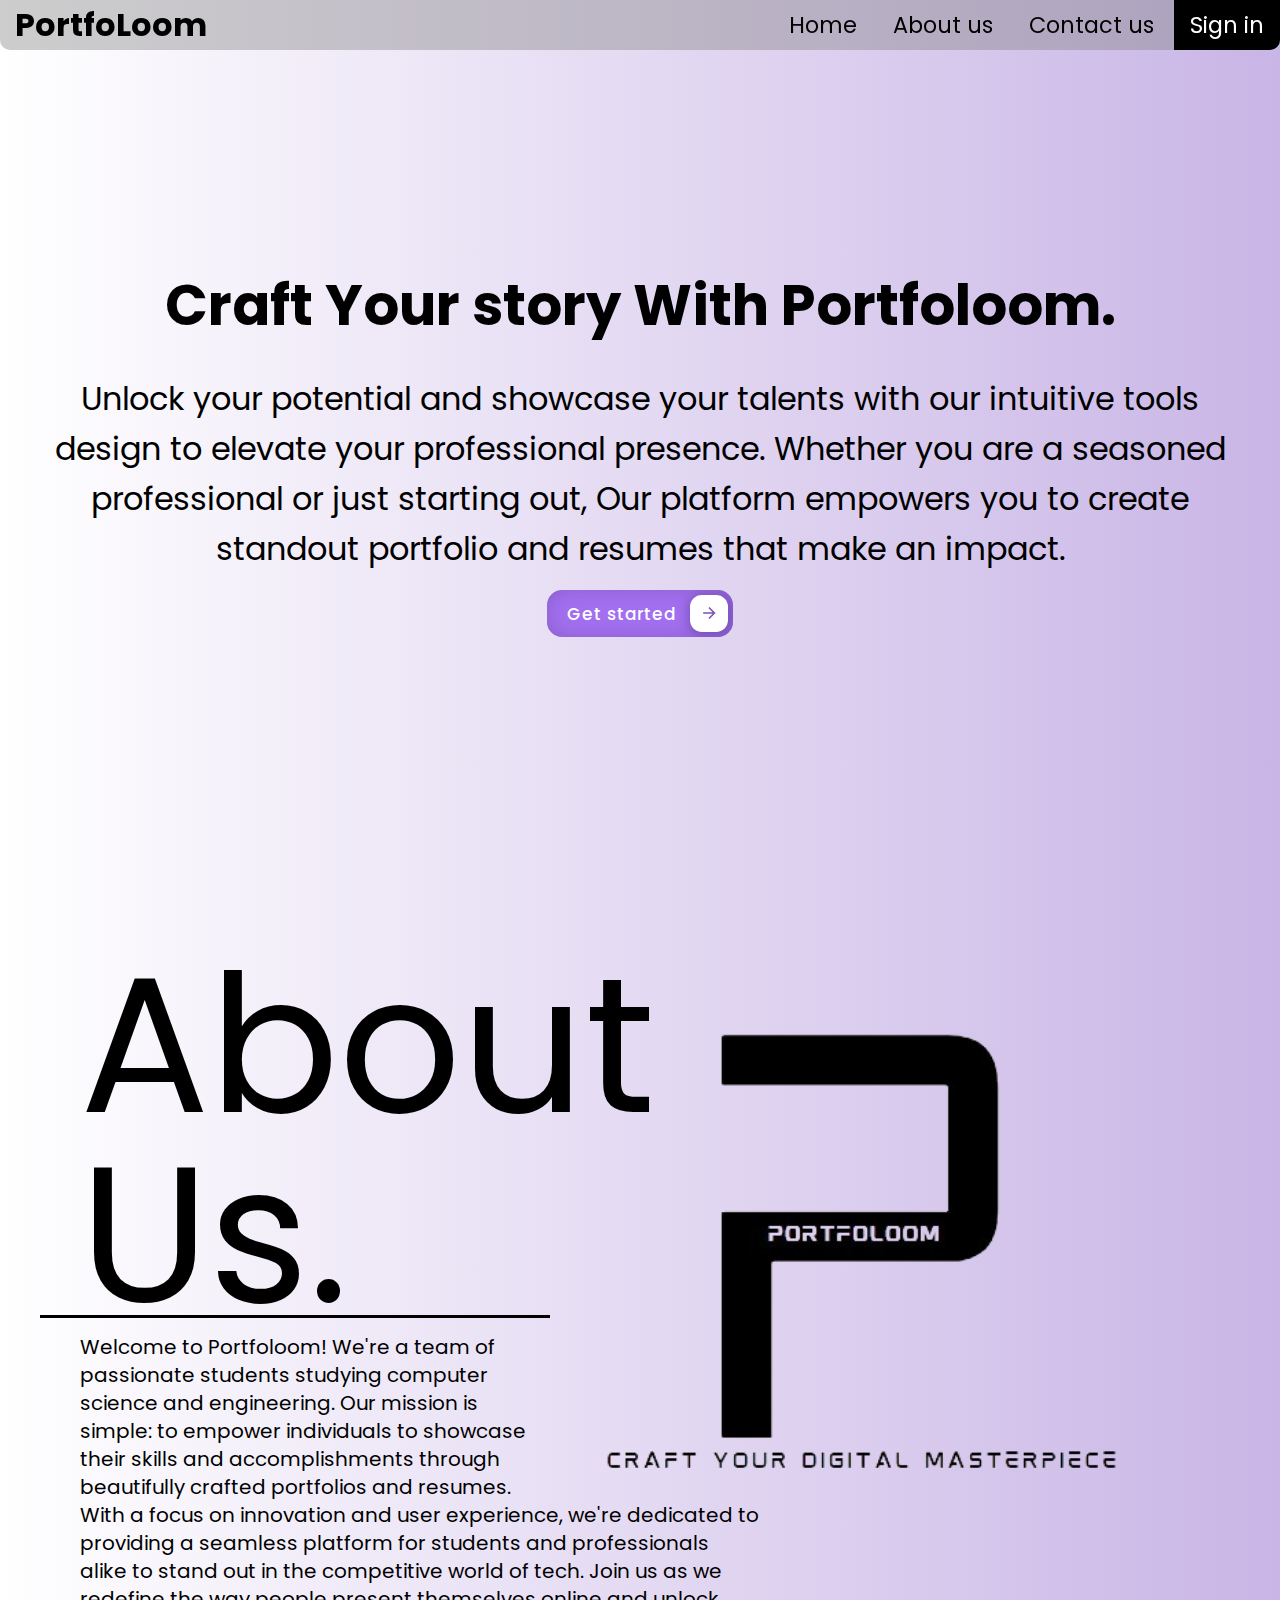
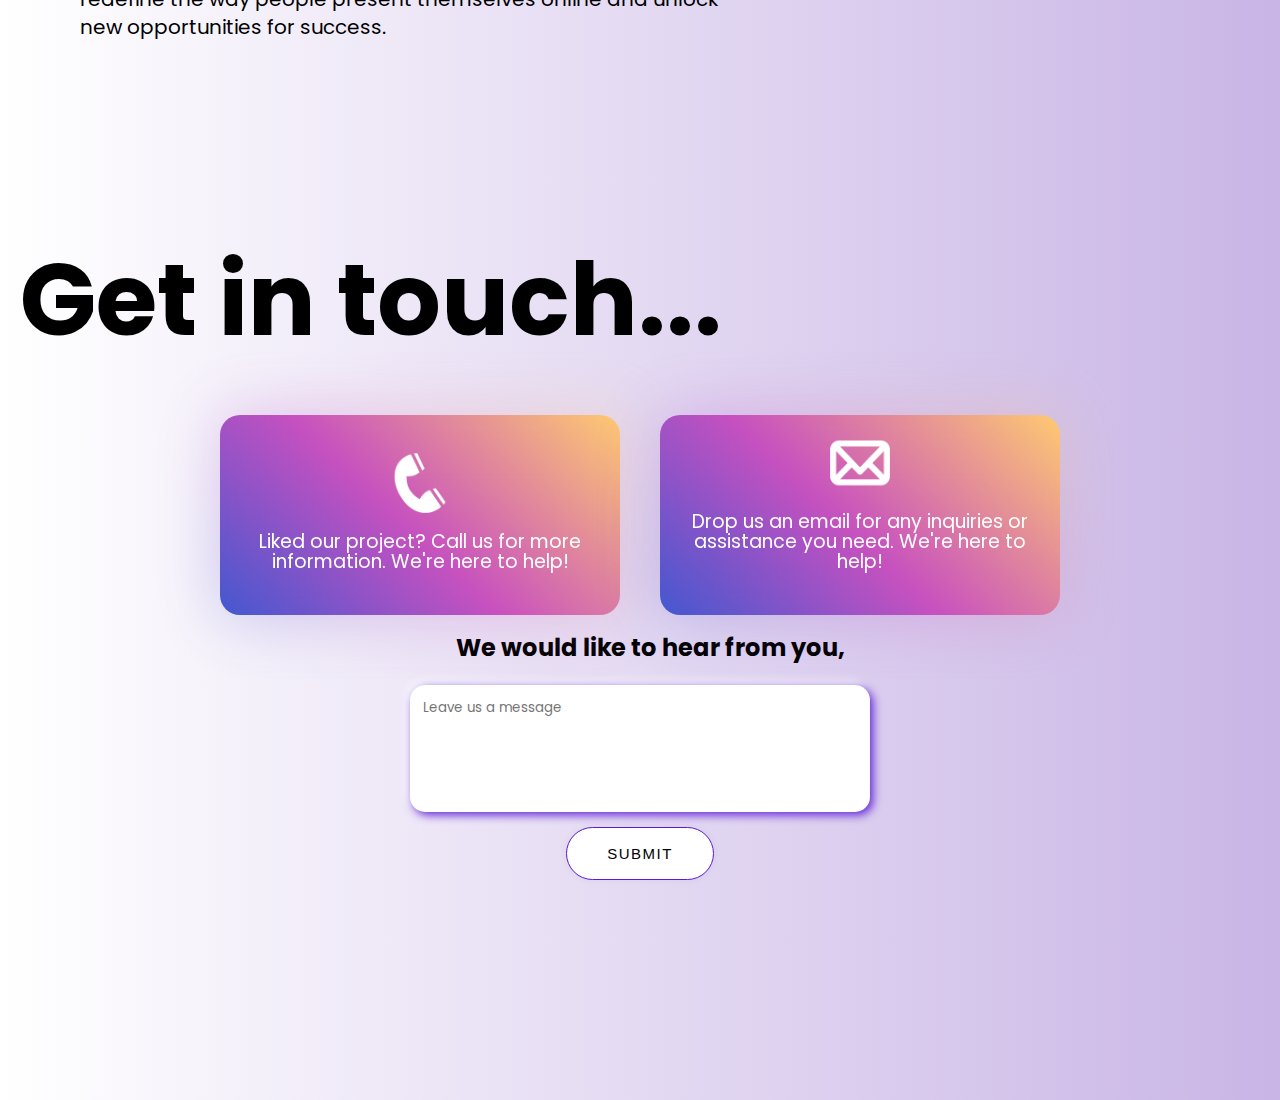
<file: index.html>
<!DOCTYPE html>
<html lang="en">
<head>
    <meta charset="UTF-8">
    <meta name="viewport" content="width=device-width, initial-scale=1.0">
    <link rel="stylesheet" href="style.css">
    <link rel="stylesheet" href="https://fonts.googleapis.com/icon?family=Material+Icons">
    <title>Home</title>
</head>
<body>
    <header class="maintab">
        <h1>PortfoLoom</h1>
        <ul>
            <li><a href="#content">Home</a></li>
            <li><a href="#aboutus">About us</a></li>
            <li><a href="#contactus">Contact us</a></li>
            <li class="signin"><a href="/signinPage/signin.html" target="_blank">Sign in</a></li>
        </ul>
    </header>

    <main>
        <div id="content">
            <p class="maincontent">Craft Your story With Portfoloom.</p>
            <p class="subcontent">
                Unlock your potential and showcase your talents with our intuitive tools <br>
                design to elevate your professional presence. Whether you are a seasoned <br>
                professional or just starting out, Our platform empowers you to create <br>
                standout portfolio and resumes that make an impact.
            </p>
            <button class="cssbuttons-io-button" onclick="window.location.href='/themeSelection/selection.html'">
                Get started
                <div class="icon">
                  <svg
                    height="24"
                    width="24"
                    viewBox="0 0 24 24"
                    xmlns="http://www.w3.org/2000/svg"
                  >
                    <path d="M0 0h24v24H0z" fill="none"></path>
                    <path
                      d="M16.172 11l-5.364-5.364 1.414-1.414L20 12l-7.778 7.778-1.414-1.414L16.172 13H4v-2z"
                      fill="currentColor"
                    ></path>
                  </svg>
                </div>
              </button>
              
        </div>
        <div id="aboutus">
            <p class="imgtext"><img src="portfoloom.png" alt="logo"><span class="aboutustext">About<br>Us.</span></p>
            <hr>
            <p class="aboutuscontent">
                Welcome to Portfoloom! We're a team of passionate students studying computer science and engineering. 
                Our mission is simple: to empower individuals to showcase their skills and accomplishments through beautifully 
                crafted portfolios and resumes. With a focus on innovation and user experience, we're dedicated to providing a 
                seamless platform for students and professionals alike to stand out in the competitive world of tech. Join us as we
                redefine the way people present themselves online and unlock new opportunities for success.
            </p>
        </div>

        <div id="contactus">
            <h1 class="heading">Get in touch...</h1>
                <div class="contact">
                    <div class="container noselect">
                        <div class="canvas">
                          <div class="tracker tr-1"></div>
                          <div class="tracker tr-2"></div>
                          <div class="tracker tr-3"></div>
                          <div class="tracker tr-4"></div>
                          <div class="tracker tr-5"></div>
                          <div class="tracker tr-6"></div>
                          <div class="tracker tr-7"></div>
                          <div class="tracker tr-8"></div>
                          <div class="tracker tr-9"></div>
                          <div class="tracker tr-10"></div>
                          <div class="tracker tr-11"></div>
                          <div class="tracker tr-12"></div>
                          <div class="tracker tr-13"></div>
                          <div class="tracker tr-14"></div>
                          <div class="tracker tr-15"></div>
                          <div class="tracker tr-16"></div>
                          <div class="tracker tr-17"></div>
                          <div class="tracker tr-18"></div>
                          <div class="tracker tr-19"></div>
                          <div class="tracker tr-20"></div>
                          <div class="tracker tr-21"></div>
                          <div class="tracker tr-22"></div>
                          <div class="tracker tr-23"></div>
                          <div class="tracker tr-24"></div>
                          <div class="tracker tr-25"></div>
                          <div id="card">
                          <p id="prompt">
                            <img class="image" src="call.png" alt=""> <br>
                            Liked our project? Call us 
                            for more information.
                            We're here to help!
                          </p>
                            <div class="title">Contact us at<br>+91-9999988888</div>
                          </div>
                        </div>
                      </div>


                      <div class="container noselect">
                        <div class="canvas">
                          <div class="tracker tr-1"></div>
                          <div class="tracker tr-2"></div>
                          <div class="tracker tr-3"></div>
                          <div class="tracker tr-4"></div>
                          <div class="tracker tr-5"></div>
                          <div class="tracker tr-6"></div>
                          <div class="tracker tr-7"></div>
                          <div class="tracker tr-8"></div>
                          <div class="tracker tr-9"></div>
                          <div class="tracker tr-10"></div>
                          <div class="tracker tr-11"></div>
                          <div class="tracker tr-12"></div>
                          <div class="tracker tr-13"></div>
                          <div class="tracker tr-14"></div>
                          <div class="tracker tr-15"></div>
                          <div class="tracker tr-16"></div>
                          <div class="tracker tr-17"></div>
                          <div class="tracker tr-18"></div>
                          <div class="tracker tr-19"></div>
                          <div class="tracker tr-20"></div>
                          <div class="tracker tr-21"></div>
                          <div class="tracker tr-22"></div>
                          <div class="tracker tr-23"></div>
                          <div class="tracker tr-24"></div>
                          <div class="tracker tr-25"></div>
                          <div id="card">
                          <p id="prompt">
                            <img class="image" src="mail.png" alt=""> <br>
                            Drop us an email for any inquiries or assistance 
                            you need. We're here to help!
                          </p>
                            <div class="title">Email us at<br>abc@gmail.com</div>
                          </div>
                        </div>
                      </div>

                    
                </div>
                <div class="bottom">
                    <h2 class="heading2">We would like to hear from you,</h2>
                    <textarea class="btn" placeholder="Leave us a message" rows="5" cols="45"></textarea>
                    <button class="submitbtn" type="submit">Submit</button>
                </div>
        </div>

    </main>
</body>
</html>
</file>
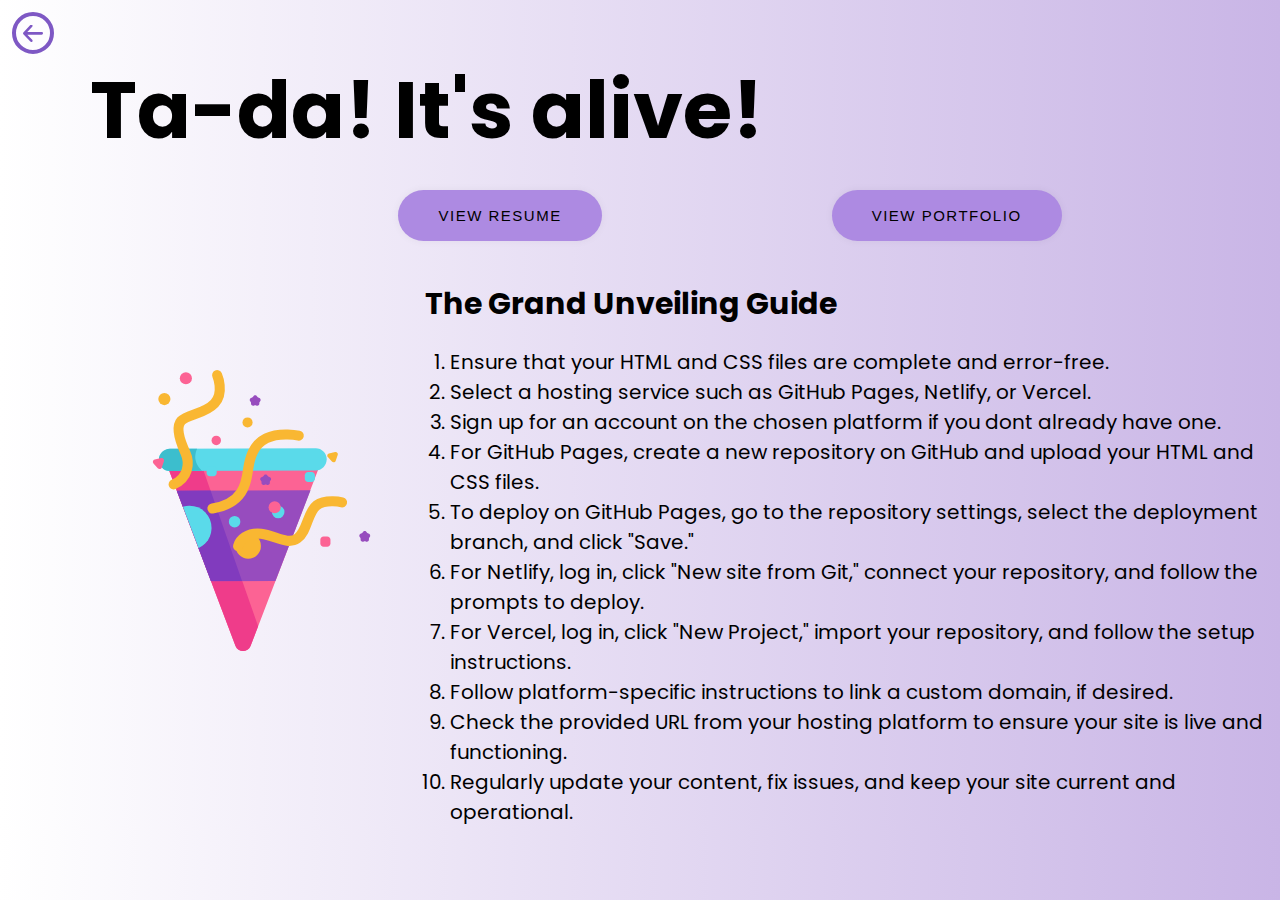
<file: final/final1.html>
<!DOCTYPE html>
<html lang="en">
<head>
    <meta charset="UTF-8">
    <meta name="viewport" content="width=device-width, initial-scale=1.0">
    <title>Document</title>
    <link rel="stylesheet" href="final1style.css">
</head>
<body>
    <div class="backbutton" >
        <button class="backbtn" onclick="window.location.href='/forms/form1.html'">
            <div class="button-box" >
              <span class="button-elem">
                <svg viewBox="0 0 46 40" xmlns="http://www.w3.org/2000/svg">
                  <path
                    d="M46 20.038c0-.7-.3-1.5-.8-2.1l-16-17c-1.1-1-3.2-1.4-4.4-.3-1.2 1.1-1.2 3.3 0 4.4l11.3 11.9H3c-1.7 0-3 1.3-3 3s1.3 3 3 3h33.1l-11.3 11.9c-1 1-1.2 3.3 0 4.4 1.2 1.1 3.3.8 4.4-.3l16-17c.5-.5.8-1.1.8-1.9z"
                  ></path>
                </svg>
              </span>
              <span class="button-elem">
                <svg viewBox="0 0 46 40">
                  <path
                    d="M46 20.038c0-.7-.3-1.5-.8-2.1l-16-17c-1.1-1-3.2-1.4-4.4-.3-1.2 1.1-1.2 3.3 0 4.4l11.3 11.9H3c-1.7 0-3 1.3-3 3s1.3 3 3 3h33.1l-11.3 11.9c-1 1-1.2 3.3 0 4.4 1.2 1.1 3.3.8 4.4-.3l16-17c.5-.5.8-1.1.8-1.9z"
                  ></path>
                </svg>
              </span>
            </div>
          </button>  
    </div>



    <head>
      <h2 class="title">Ta-da! It's alive!</h2>
    </head>

    <main>

      <div class="popper">
        <svg version="1.1" id="Layer_1" xmlns="http://www.w3.org/2000/svg" xmlns:xlink="http://www.w3.org/1999/xlink" x="0px" y="0px"
     	 viewBox="0 0 800 800" style="enable-background:new 0 0 800 800;" xml:space="preserve">
     	 <g class="confetti-cone">
     		 <path class="conf0" d="M131.5,172.6L196,343c2.3,6.1,11,6.1,13.4,0l65.5-170.7L131.5,172.6z"/>
     		 <path class="conf1" d="M131.5,172.6L196,343c2.3,6.1,11,6.1,13.4,0l6.7-17.5l-53.6-152.9L131.5,172.6z"/>

     			<path class="conf2" d="M274.2,184.2c-1.8,1.8-4.2,2.9-7,2.9l-129.5,0.4c-5.4,0-9.8-4.4-9.8-9.8c0-5.4,4.4-9.8,9.9-9.9l129.5-0.4
     				c5.4,0,9.8,4.4,9.8,9.8C277,180,275.9,182.5,274.2,184.2z"/>
     			<polygon class="conf3" points="231.5,285.4 174.2,285.5 143.8,205.1 262.7,204.7 			"/>
     			<path class="conf4" d="M166.3,187.4l-28.6,0.1c-5.4,0-9.8-4.4-9.8-9.8c0-5.4,4.4-9.8,9.9-9.9l24.1-0.1c0,0-2.6,5-1.3,10.6
     				C161.8,183.7,166.3,187.4,166.3,187.4z"/>
     			<ellipse transform="matrix(0.7071 -0.7071 0.7071 0.7071 -89.8523 231.0278)" class="conf2" cx="233.9" cy="224" rx="5.6" ry="5.6"/>
     			<path class="conf5" d="M143.8,205.1l5.4,14.3c6.8-2.1,14.4-0.5,19.7,4.8c7.7,7.7,7.6,20.1-0.1,27.8c-1.7,1.7-3.7,3-5.8,4l11.1,29.4
     				l27.7,0l-28-80.5L143.8,205.1z"/>
     			<path class="conf2" d="M169,224.2c-5.3-5.3-13-6.9-19.7-4.8l13.9,36.7c2.1-1,4.1-2.3,5.8-4C176.6,244.4,176.6,231.9,169,224.2z"/>
     			<ellipse transform="matrix(0.7071 -0.7071 0.7071 0.7071 -119.0946 221.1253)" class="conf6" cx="207.4" cy="254.3" rx="11.3" ry="11.2"/>
     	</g>

     		<rect x="113.7" y="135.7" transform="matrix(0.7071 -0.7071 0.7071 0.7071 -99.5348 209.1582)" class="conf7" width="178" height="178"/>
     	<line class="conf7" x1="76.8" y1="224.7" x2="328.6" y2="224.7"/>
     	<polyline class="conf7" points="202.7,350.6 202.7,167.5 202.7,98.9 	"/>
<!-- here comes the confettis-->

      	<circle class="conf2" id="b1" cx="195.2" cy="232.6" r="5.1"/>
      	<circle class="conf0" id="b2" cx="230.8" cy="219.8" r="5.4"/>
      	<circle class="conf0" id="c2" cx="178.9" cy="160.4" r="4.2"/>
      	<circle class="conf6" id="d2"cx="132.8" cy="123.6" r="5.4"/>
      	<circle class="conf0" id="d3" cx="151.9" cy="105.1" r="5.4"/>

      	<path class="conf0" id="d1" d="M129.9,176.1l-5.7,1.3c-1.6,0.4-2.2,2.3-1.1,3.5l3.8,4.2c1.1,1.2,3.1,0.8,3.6-0.7l1.9-5.5
      		C132.9,177.3,131.5,175.7,129.9,176.1z"/>
      	<path class="conf6" id="b5" d="M284.5,170.7l-5.4,1.2c-1.5,0.3-2.1,2.2-1,3.3l3.6,3.9c1,1.1,2.9,0.8,3.4-0.7l1.8-5.2
      		C287.4,171.9,286.1,170.4,284.5,170.7z"/>
      	<circle class="conf6" id="c3"cx="206.7" cy="144.4" r="4.5"/>
        <path class="conf2" id="c1" d="M176.4,192.3h-3.2c-1.6,0-2.9-1.3-2.9-2.9v-3.2c0-1.6,1.3-2.9,2.9-2.9h3.2c1.6,0,2.9,1.3,2.9,2.9v3.2
      		C179.3,191,178,192.3,176.4,192.3z"/>
      	<path class="conf2" id="b4" d="M263.7,197.4h-3.2c-1.6,0-2.9-1.3-2.9-2.9v-3.2c0-1.6,1.3-2.9,2.9-2.9h3.2c1.6,0,2.9,1.3,2.9,2.9v3.2
      		C266.5,196.1,265.2,197.4,263.7,197.4z"/>
      	<!-- yellow-strip-1-->
         <path id="yellow-strip" d="M179.7,102.4c0,0,6.6,15.3-2.3,25c-8.9,9.7-24.5,9.7-29.7,15.6c-5.2,5.9-0.7,18.6,3.7,28.2
      		c4.5,9.7,2.2,23-10.4,28.2"/>
      	<path class="conf8" id="yellow-strip" d="M252.2,156.1c0,0-16.9-3.5-28.8,2.4c-11.9,5.9-14.9,17.8-16.4,29c-1.5,11.1-4.3,28.8-31.5,33.4"/>
      	<path class="conf0" id="a1" d="M277.5,254.8h-3.2c-1.6,0-2.9-1.3-2.9-2.9v-3.2c0-1.6,1.3-2.9,2.9-2.9h3.2c1.6,0,2.9,1.3,2.9,2.9v3.2
      		C280.4,253.5,279.1,254.8,277.5,254.8z"/>
      	<path class="conf3" id="c4" d="M215.2,121.3L215.2,121.3c0.3,0.6,0.8,1,1.5,1.1l0,0c1.6,0.2,2.2,2.2,1.1,3.3l0,0c-0.5,0.4-0.7,1.1-0.6,1.7v0
      		c0.3,1.6-1.4,2.8-2.8,2l0,0c-0.6-0.3-1.2-0.3-1.8,0h0c-1.4,0.7-3.1-0.5-2.8-2v0c0.1-0.6-0.1-1.3-0.6-1.7l0,0
      		c-1.1-1.1-0.5-3.1,1.1-3.3l0,0c0.6-0.1,1.2-0.5,1.5-1.1v0C212.5,119.8,214.5,119.8,215.2,121.3z"/>
      	<path class="conf3" id="b3" d="M224.5,191.7L224.5,191.7c0.3,0.6,0.8,1,1.5,1.1l0,0c1.6,0.2,2.2,2.2,1.1,3.3v0c-0.5,0.4-0.7,1.1-0.6,1.7l0,0
      		c0.3,1.6-1.4,2.8-2.8,2h0c-0.6-0.3-1.2-0.3-1.8,0l0,0c-1.4,0.7-3.1-0.5-2.8-2l0,0c0.1-0.6-0.1-1.3-0.6-1.7v0
      		c-1.1-1.1-0.5-3.1,1.1-3.3l0,0c0.6-0.1,1.2-0.5,1.5-1.1l0,0C221.7,190.2,223.8,190.2,224.5,191.7z"/>
      	<path class="conf3" id="a2" d="M312.6,242.1L312.6,242.1c0.3,0.6,0.8,1,1.5,1.1l0,0c1.6,0.2,2.2,2.2,1.1,3.3l0,0c-0.5,0.4-0.7,1.1-0.6,1.7v0
      		c0.3,1.6-1.4,2.8-2.8,2l0,0c-0.6-0.3-1.2-0.3-1.8,0h0c-1.4,0.7-3.1-0.5-2.8-2v0c0.1-0.6-0.1-1.3-0.6-1.7l0,0
      		c-1.1-1.1-0.5-3.1,1.1-3.3l0,0c0.6-0.1,1.2-0.5,1.5-1.1v0C309.9,240.6,311.9,240.6,312.6,242.1z"/>
      	<path class="conf8" id="yellow-strip" d="M290.7,215.4c0,0-14.4-3.4-22.6,2.7c-8.2,6.2-8.2,23.3-17.1,29.4c-8.9,6.2-19.8-2.7-32.2-4.1
      		c-12.3-1.4-19.2,5.5-20.5,10.9"/>
      </g>
</svg>
      </div>

      <div class="container">
        <button class="submitbtn" onclick="window.location.href='/resumeTemplates/resume1.html'">View Resume</button>
        <button class="submitbtn" onclick="window.location.href='/portfolio/portfolio1.html'">View Portfolio</button>
      </div>

      <div class="stepcontainer">
        <h4 class="steptitle">The Grand Unveiling Guide</h4>
        <ol class="steps">
          <li>Ensure that your HTML and CSS files are complete and error-free.</li>
          <li>Select a hosting service such as GitHub Pages, Netlify, or Vercel.</li>
          <li>Sign up for an account on the chosen platform if you dont already have one.</li>
          <li>For GitHub Pages, create a new repository on GitHub and upload your HTML and CSS files.</li>
          <li>To deploy on GitHub Pages, go to the repository settings, select the deployment branch, and click "Save."</li>
          <li>For Netlify, log in, click "New site from Git," connect your repository, and follow the prompts to deploy.</li>
          <li>For Vercel, log in, click "New Project," import your repository, and follow the setup instructions.</li>
          <li>Follow platform-specific instructions to link a custom domain, if desired.</li>
          <li>Check the provided URL from your hosting platform to ensure your site is live and functioning.</li>
          <li>Regularly update your content, fix issues, and keep your site current and operational.</li>
        </ol>
      </div>

    </main>








</body>
</html>
</file>
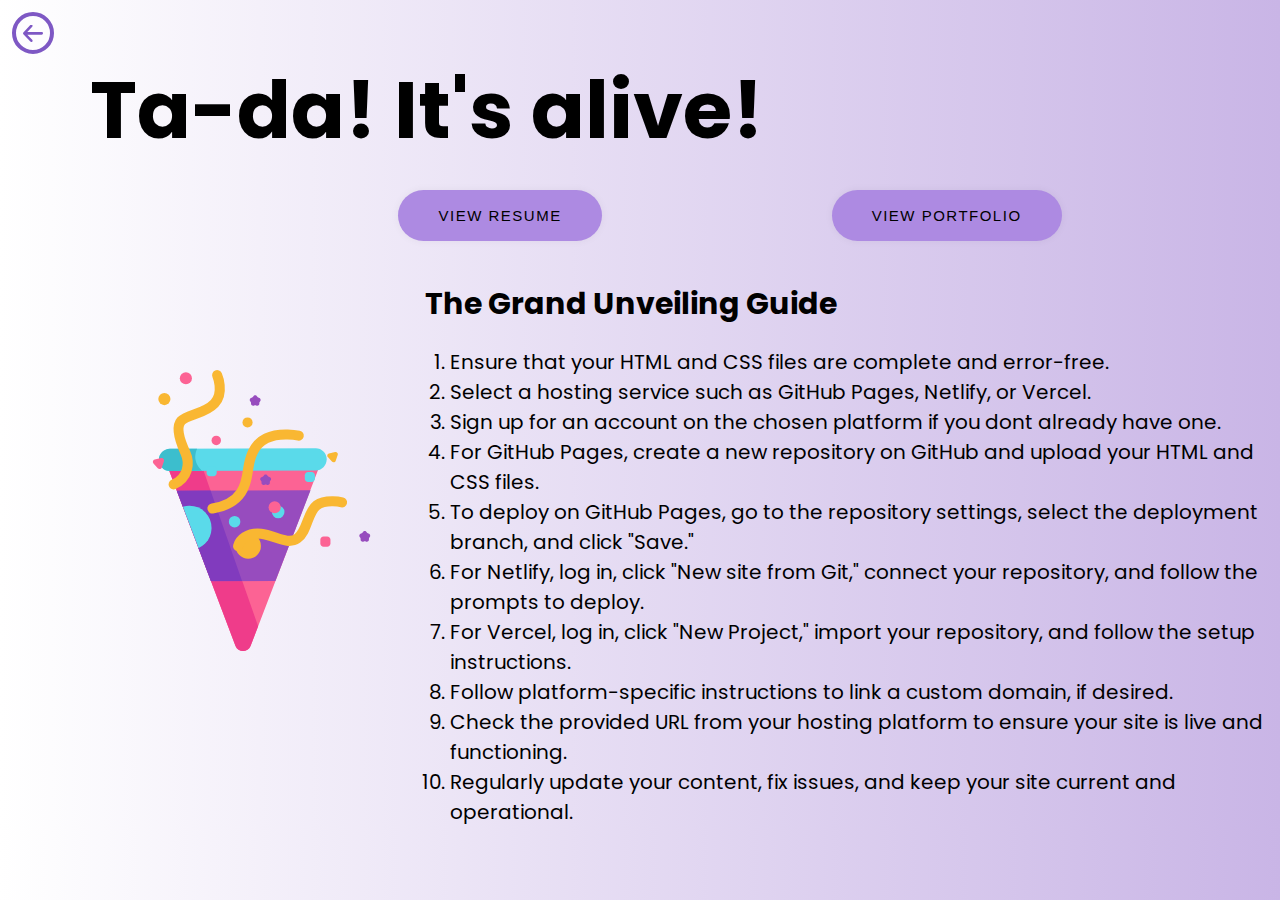
<file: final/final2.html>
<!DOCTYPE html>
<html lang="en">
<head>
    <meta charset="UTF-8">
    <meta name="viewport" content="width=device-width, initial-scale=1.0">
    <title>Document</title>
    <link rel="stylesheet" href="final1style.css">
</head>
<body>
    <div class="backbutton" >
        <button class="backbtn" onclick="window.location.href='/forms/form2.html'">
            <div class="button-box" >
              <span class="button-elem">
                <svg viewBox="0 0 46 40" xmlns="http://www.w3.org/2000/svg">
                  <path
                    d="M46 20.038c0-.7-.3-1.5-.8-2.1l-16-17c-1.1-1-3.2-1.4-4.4-.3-1.2 1.1-1.2 3.3 0 4.4l11.3 11.9H3c-1.7 0-3 1.3-3 3s1.3 3 3 3h33.1l-11.3 11.9c-1 1-1.2 3.3 0 4.4 1.2 1.1 3.3.8 4.4-.3l16-17c.5-.5.8-1.1.8-1.9z"
                  ></path>
                </svg>
              </span>
              <span class="button-elem">
                <svg viewBox="0 0 46 40">
                  <path
                    d="M46 20.038c0-.7-.3-1.5-.8-2.1l-16-17c-1.1-1-3.2-1.4-4.4-.3-1.2 1.1-1.2 3.3 0 4.4l11.3 11.9H3c-1.7 0-3 1.3-3 3s1.3 3 3 3h33.1l-11.3 11.9c-1 1-1.2 3.3 0 4.4 1.2 1.1 3.3.8 4.4-.3l16-17c.5-.5.8-1.1.8-1.9z"
                  ></path>
                </svg>
              </span>
            </div>
          </button>  
    </div>
    <!-- <a href="/resumeTemplates/resume1.html">view resume</a>
    <a href="/portfolio/portfolio1.html">view portfolio</a>
    <a href="/portfolio/portfolio1style.css" download>download css1</a> -->








    <head>
      <h2 class="title">Ta-da! It's alive!</h2>
    </head>

    <main>

      <div class="popper">
        <svg version="1.1" id="Layer_1" xmlns="http://www.w3.org/2000/svg" xmlns:xlink="http://www.w3.org/1999/xlink" x="0px" y="0px"
     	 viewBox="0 0 800 800" style="enable-background:new 0 0 800 800;" xml:space="preserve">
     	 <g class="confetti-cone">
     		 <path class="conf0" d="M131.5,172.6L196,343c2.3,6.1,11,6.1,13.4,0l65.5-170.7L131.5,172.6z"/>
     		 <path class="conf1" d="M131.5,172.6L196,343c2.3,6.1,11,6.1,13.4,0l6.7-17.5l-53.6-152.9L131.5,172.6z"/>

     			<path class="conf2" d="M274.2,184.2c-1.8,1.8-4.2,2.9-7,2.9l-129.5,0.4c-5.4,0-9.8-4.4-9.8-9.8c0-5.4,4.4-9.8,9.9-9.9l129.5-0.4
     				c5.4,0,9.8,4.4,9.8,9.8C277,180,275.9,182.5,274.2,184.2z"/>
     			<polygon class="conf3" points="231.5,285.4 174.2,285.5 143.8,205.1 262.7,204.7 			"/>
     			<path class="conf4" d="M166.3,187.4l-28.6,0.1c-5.4,0-9.8-4.4-9.8-9.8c0-5.4,4.4-9.8,9.9-9.9l24.1-0.1c0,0-2.6,5-1.3,10.6
     				C161.8,183.7,166.3,187.4,166.3,187.4z"/>
     			<ellipse transform="matrix(0.7071 -0.7071 0.7071 0.7071 -89.8523 231.0278)" class="conf2" cx="233.9" cy="224" rx="5.6" ry="5.6"/>
     			<path class="conf5" d="M143.8,205.1l5.4,14.3c6.8-2.1,14.4-0.5,19.7,4.8c7.7,7.7,7.6,20.1-0.1,27.8c-1.7,1.7-3.7,3-5.8,4l11.1,29.4
     				l27.7,0l-28-80.5L143.8,205.1z"/>
     			<path class="conf2" d="M169,224.2c-5.3-5.3-13-6.9-19.7-4.8l13.9,36.7c2.1-1,4.1-2.3,5.8-4C176.6,244.4,176.6,231.9,169,224.2z"/>
     			<ellipse transform="matrix(0.7071 -0.7071 0.7071 0.7071 -119.0946 221.1253)" class="conf6" cx="207.4" cy="254.3" rx="11.3" ry="11.2"/>
     	</g>

     		<rect x="113.7" y="135.7" transform="matrix(0.7071 -0.7071 0.7071 0.7071 -99.5348 209.1582)" class="conf7" width="178" height="178"/>
     	<line class="conf7" x1="76.8" y1="224.7" x2="328.6" y2="224.7"/>
     	<polyline class="conf7" points="202.7,350.6 202.7,167.5 202.7,98.9 	"/>
<!-- here comes the confettis-->

      	<circle class="conf2" id="b1" cx="195.2" cy="232.6" r="5.1"/>
      	<circle class="conf0" id="b2" cx="230.8" cy="219.8" r="5.4"/>
      	<circle class="conf0" id="c2" cx="178.9" cy="160.4" r="4.2"/>
      	<circle class="conf6" id="d2"cx="132.8" cy="123.6" r="5.4"/>
      	<circle class="conf0" id="d3" cx="151.9" cy="105.1" r="5.4"/>

      	<path class="conf0" id="d1" d="M129.9,176.1l-5.7,1.3c-1.6,0.4-2.2,2.3-1.1,3.5l3.8,4.2c1.1,1.2,3.1,0.8,3.6-0.7l1.9-5.5
      		C132.9,177.3,131.5,175.7,129.9,176.1z"/>
      	<path class="conf6" id="b5" d="M284.5,170.7l-5.4,1.2c-1.5,0.3-2.1,2.2-1,3.3l3.6,3.9c1,1.1,2.9,0.8,3.4-0.7l1.8-5.2
      		C287.4,171.9,286.1,170.4,284.5,170.7z"/>
      	<circle class="conf6" id="c3"cx="206.7" cy="144.4" r="4.5"/>
        <path class="conf2" id="c1" d="M176.4,192.3h-3.2c-1.6,0-2.9-1.3-2.9-2.9v-3.2c0-1.6,1.3-2.9,2.9-2.9h3.2c1.6,0,2.9,1.3,2.9,2.9v3.2
      		C179.3,191,178,192.3,176.4,192.3z"/>
      	<path class="conf2" id="b4" d="M263.7,197.4h-3.2c-1.6,0-2.9-1.3-2.9-2.9v-3.2c0-1.6,1.3-2.9,2.9-2.9h3.2c1.6,0,2.9,1.3,2.9,2.9v3.2
      		C266.5,196.1,265.2,197.4,263.7,197.4z"/>
      	<!-- yellow-strip-1-->
         <path id="yellow-strip" d="M179.7,102.4c0,0,6.6,15.3-2.3,25c-8.9,9.7-24.5,9.7-29.7,15.6c-5.2,5.9-0.7,18.6,3.7,28.2
      		c4.5,9.7,2.2,23-10.4,28.2"/>
      	<path class="conf8" id="yellow-strip" d="M252.2,156.1c0,0-16.9-3.5-28.8,2.4c-11.9,5.9-14.9,17.8-16.4,29c-1.5,11.1-4.3,28.8-31.5,33.4"/>
      	<path class="conf0" id="a1" d="M277.5,254.8h-3.2c-1.6,0-2.9-1.3-2.9-2.9v-3.2c0-1.6,1.3-2.9,2.9-2.9h3.2c1.6,0,2.9,1.3,2.9,2.9v3.2
      		C280.4,253.5,279.1,254.8,277.5,254.8z"/>
      	<path class="conf3" id="c4" d="M215.2,121.3L215.2,121.3c0.3,0.6,0.8,1,1.5,1.1l0,0c1.6,0.2,2.2,2.2,1.1,3.3l0,0c-0.5,0.4-0.7,1.1-0.6,1.7v0
      		c0.3,1.6-1.4,2.8-2.8,2l0,0c-0.6-0.3-1.2-0.3-1.8,0h0c-1.4,0.7-3.1-0.5-2.8-2v0c0.1-0.6-0.1-1.3-0.6-1.7l0,0
      		c-1.1-1.1-0.5-3.1,1.1-3.3l0,0c0.6-0.1,1.2-0.5,1.5-1.1v0C212.5,119.8,214.5,119.8,215.2,121.3z"/>
      	<path class="conf3" id="b3" d="M224.5,191.7L224.5,191.7c0.3,0.6,0.8,1,1.5,1.1l0,0c1.6,0.2,2.2,2.2,1.1,3.3v0c-0.5,0.4-0.7,1.1-0.6,1.7l0,0
      		c0.3,1.6-1.4,2.8-2.8,2h0c-0.6-0.3-1.2-0.3-1.8,0l0,0c-1.4,0.7-3.1-0.5-2.8-2l0,0c0.1-0.6-0.1-1.3-0.6-1.7v0
      		c-1.1-1.1-0.5-3.1,1.1-3.3l0,0c0.6-0.1,1.2-0.5,1.5-1.1l0,0C221.7,190.2,223.8,190.2,224.5,191.7z"/>
      	<path class="conf3" id="a2" d="M312.6,242.1L312.6,242.1c0.3,0.6,0.8,1,1.5,1.1l0,0c1.6,0.2,2.2,2.2,1.1,3.3l0,0c-0.5,0.4-0.7,1.1-0.6,1.7v0
      		c0.3,1.6-1.4,2.8-2.8,2l0,0c-0.6-0.3-1.2-0.3-1.8,0h0c-1.4,0.7-3.1-0.5-2.8-2v0c0.1-0.6-0.1-1.3-0.6-1.7l0,0
      		c-1.1-1.1-0.5-3.1,1.1-3.3l0,0c0.6-0.1,1.2-0.5,1.5-1.1v0C309.9,240.6,311.9,240.6,312.6,242.1z"/>
      	<path class="conf8" id="yellow-strip" d="M290.7,215.4c0,0-14.4-3.4-22.6,2.7c-8.2,6.2-8.2,23.3-17.1,29.4c-8.9,6.2-19.8-2.7-32.2-4.1
      		c-12.3-1.4-19.2,5.5-20.5,10.9"/>
      </g>
</svg>
      </div>

      <div class="container">
        <button class="submitbtn" onclick="window.location.href='/resumeTemplates/resume2.html'">View Resume</button>
        <button class="submitbtn" onclick="window.location.href='/portfolio/portfolio2.html'">View Portfolio</button>
      </div>

      <div class="stepcontainer">
        <h4 class="steptitle">The Grand Unveiling Guide</h4>
        <ol class="steps">
          <li>Ensure that your HTML and CSS files are complete and error-free.</li>
          <li>Select a hosting service such as GitHub Pages, Netlify, or Vercel.</li>
          <li>Sign up for an account on the chosen platform if you dont already have one.</li>
          <li>For GitHub Pages, create a new repository on GitHub and upload your HTML and CSS files.</li>
          <li>To deploy on GitHub Pages, go to the repository settings, select the deployment branch, and click "Save."</li>
          <li>For Netlify, log in, click "New site from Git," connect your repository, and follow the prompts to deploy.</li>
          <li>For Vercel, log in, click "New Project," import your repository, and follow the setup instructions.</li>
          <li>Follow platform-specific instructions to link a custom domain, if desired.</li>
          <li>Check the provided URL from your hosting platform to ensure your site is live and functioning.</li>
          <li>Regularly update your content, fix issues, and keep your site current and operational.</li>
        </ol>
      </div>

    </main>








</body>
</html>
</file>
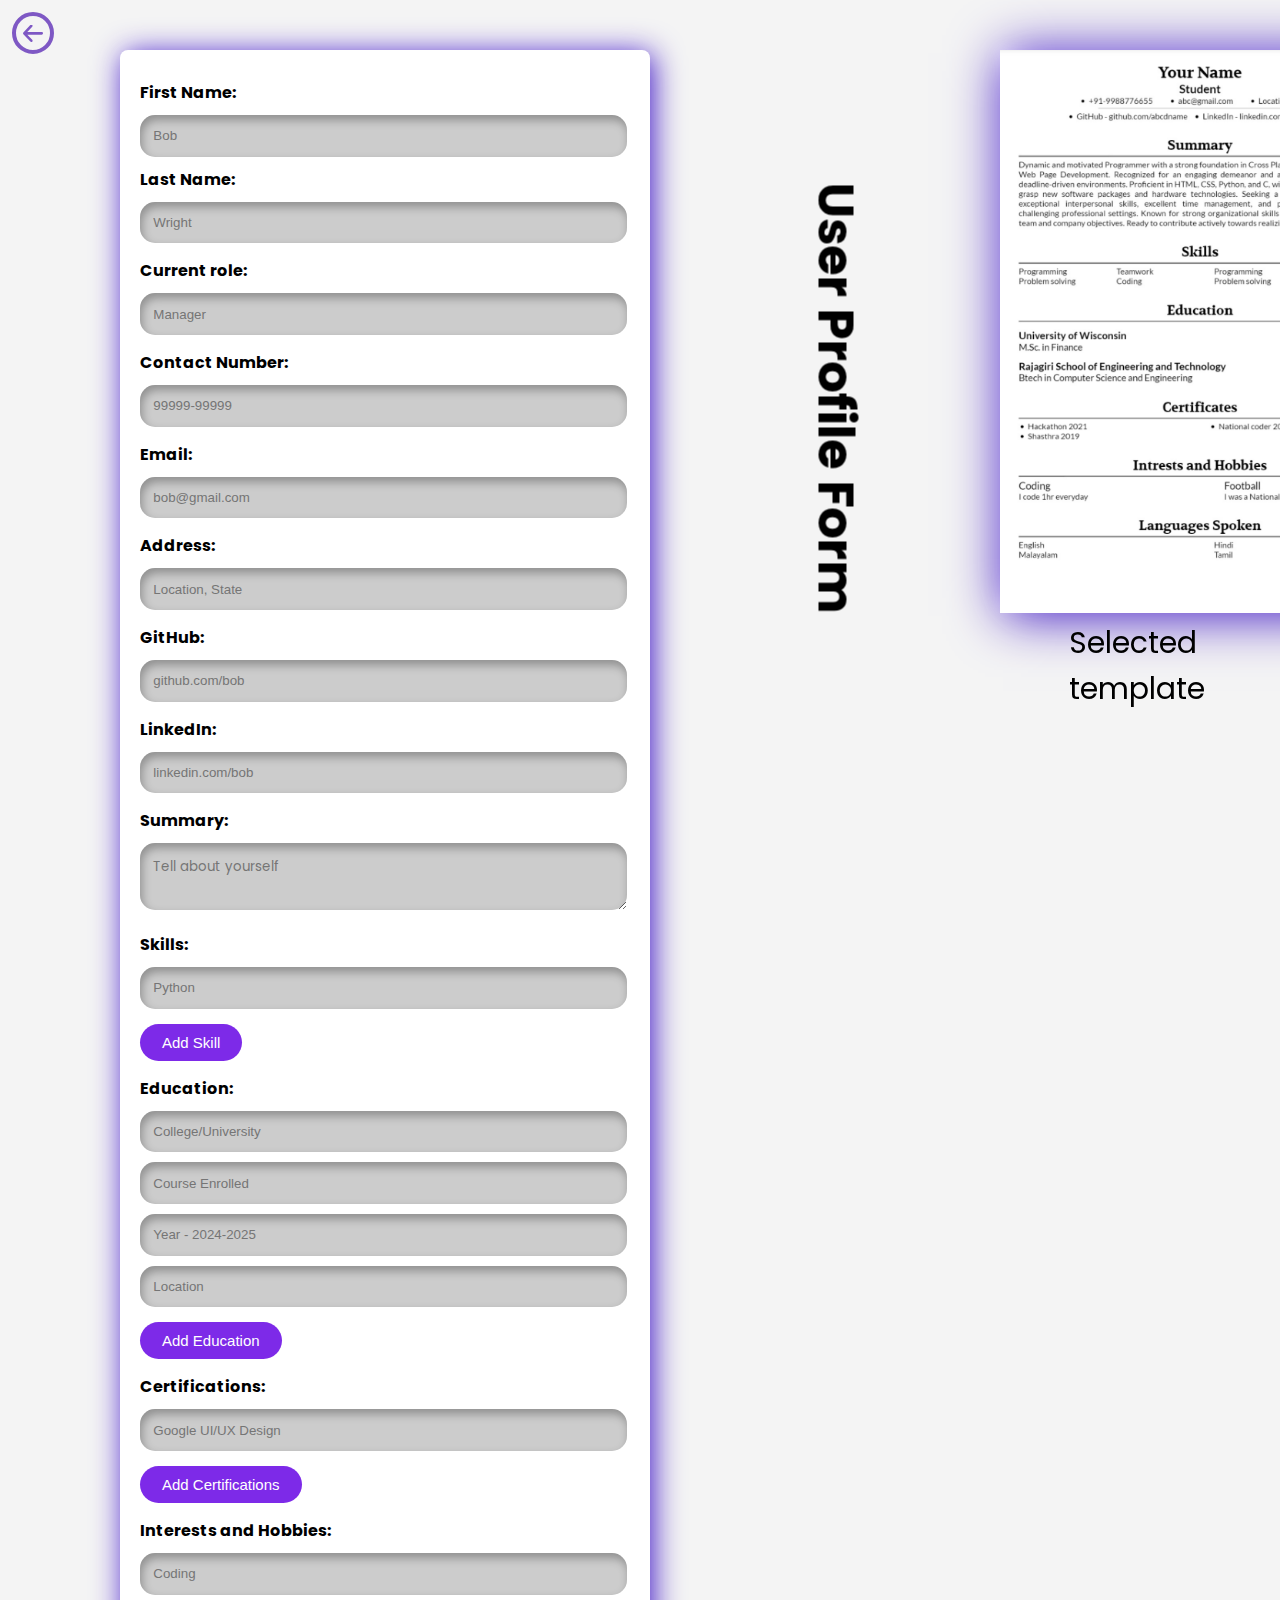
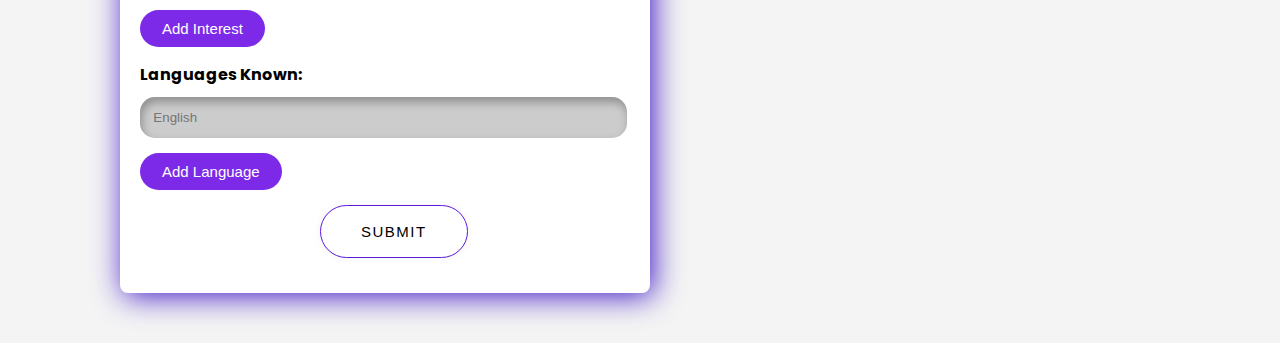
<file: forms/form1.html>
<!DOCTYPE html>
<html lang="en">
<head>
<meta charset="UTF-8">
<meta name="viewport" content="width=device-width, initial-scale=1.0">
<link rel="stylesheet" href="form1style.css">
<title>User Profile Form</title>
</head>
<body>
    <div class="backbutton" >
        <button class="backbtn" onclick="window.location.href='/themeSelection/selection.html'">
            <div class="button-box" >
              <span class="button-elem">
                <svg viewBox="0 0 46 40" xmlns="http://www.w3.org/2000/svg">
                  <path
                    d="M46 20.038c0-.7-.3-1.5-.8-2.1l-16-17c-1.1-1-3.2-1.4-4.4-.3-1.2 1.1-1.2 3.3 0 4.4l11.3 11.9H3c-1.7 0-3 1.3-3 3s1.3 3 3 3h33.1l-11.3 11.9c-1 1-1.2 3.3 0 4.4 1.2 1.1 3.3.8 4.4-.3l16-17c.5-.5.8-1.1.8-1.9z"
                  ></path>
                </svg>
              </span>
              <span class="button-elem">
                <svg viewBox="0 0 46 40">
                  <path
                    d="M46 20.038c0-.7-.3-1.5-.8-2.1l-16-17c-1.1-1-3.2-1.4-4.4-.3-1.2 1.1-1.2 3.3 0 4.4l11.3 11.9H3c-1.7 0-3 1.3-3 3s1.3 3 3 3h33.1l-11.3 11.9c-1 1-1.2 3.3 0 4.4 1.2 1.1 3.3.8 4.4-.3l16-17c.5-.5.8-1.1.8-1.9z"
                  ></path>
                </svg>
              </span>
            </div>
          </button>  
    </div>
    <img src="template2img.png" alt="" class="templateimg">
    <p class="selected">Selected template</p>
<h2>User Profile Form</h2>

<form id="userProfileForm" action="/final/final1.html" method="get" target="_blank">
    <div>
        <label for="First Name">First Name:</label>
        <input class="btn" type="text" id="fname" name="fname" placeholder="Bob" required>
        <label for="Last Name">Last Name:</label>
        <input class="btn" type="text" id="lname" name="lname" placeholder="Wright" required>
    </div>

    <div>
        <label for="crole">Current role:</label>
        <input class="btn" type="text" id="crole" name="crole" placeholder="Manager" required>
    </div>

    <div>
        <label for="contactNumber">Contact Number:</label>
        <input class="btn" type="tel" id="contactNumber" name="contactNumber" placeholder="99999-99999" required>
    </div>

    <div>
        <label for="email">Email:</label>
        <input class="btn" type="email" id="email" name="email" placeholder="bob@gmail.com" required>
    </div>

    <div>
        <label for="address">Address:</label>
        <input class="btn" type="text" id="h_address" name="h_address" placeholder="Location, State" required>
    </div>

    <div>
        <label for="github">GitHub:</label>
        <input class="btn" type="url" id="github" name="github" placeholder="github.com/bob" required>
    </div>

    <div>
        <label for="linkedin">LinkedIn:</label>
        <input class="btn" type="url" id="linkedin" name="linkedin" placeholder="linkedin.com/bob" required>
    </div>

    <div>
        <label for="summary">Summary:</label>
        <textarea class="btn" id="summary" name="summary" placeholder="Tell about yourself" required></textarea>
    </div>

    <div>
        <label for="skills">Skills:</label>
        <div id="skillsContainer">
            <input class="btn" type="text" name="skills[]" placeholder="Python" required>
        </div>
        <button class="addbtn" type="button" id="addSkill" onclick="skilladd()">Add Skill</button>
    </div>

    <div>
        <label for="education">Education:</label>
        <div id="educationContainer">
            <div class="educationEntry">
                <input class="btn" type="text" name="university[]" placeholder="College/University" required>
                <input class="btn" type="text" name="course[]" placeholder="Course Enrolled" required>
                <input class="btn" type="text" name="year[]" placeholder="Year - 2024-2025" required>
                <input class="btn" type="text" name="location[]" placeholder="Location" required>
            </div>
            <button class="addbtn" type="button" id="addEducation" onclick="Educationadd()">Add Education</button>
        </div>
    </div>


    <div>
        <label for="certificates">Certifications:</label>
        <div id="certificatesContainer">
            <input class="btn" type="text" name="certificates[]" placeholder="Google UI/UX Design" required>
        </div>
        <button class="addbtn" type="button" id="addCertificate" onclick="certificateadd()">Add Certifications</button>
    </div>


    <div>
        <label for="interests">Interests and Hobbies:</label>
        <div id="interestsContainer">
            <input class="btn" type="text" name="interests[]" placeholder="Coding" required>
        </div>
        <button class="addbtn" type="button" id="addInterest" onclick="interestadd()">Add Interest</button>
    </div>


    <div>
        <label for="languages">Languages Known:</label>
        <div id="languagesContainer">
            <input class="btn" type="text" name="languages[]" placeholder="English" required>
        </div>
        <button class="addbtn" type="button" id="addLanguage" onclick="languageadd()">Add Language</button>
    </div>


    <div>
        <button class="submitbtn" type="submit" id="submit">Submit</button>
    </div>


</form>

<script src="script1.js"></script>
<script>

    

    document.getElementById("submit").addEventListener("click", function() {
    var skillsInputs = document.getElementsByName("skills[]");
     const skillsValues = [];
    for (var i = 0; i < skillsInputs.length; i++) {
        skillsValues.push(skillsInputs[i].value);
    }
    console.log(skillsValues);
    localStorage.setItem('skillsValues', JSON.stringify(skillsValues));

    var UniversityInputs = document.getElementsByName("university[]");
     const universityValues = [];
    for (var i = 0; i < UniversityInputs.length; i++) {
        universityValues.push(UniversityInputs[i].value);
    }
    localStorage.setItem('universityValues', JSON.stringify(universityValues));

    var courseInputs = document.getElementsByName("course[]");
     const courseValues = [];
    for (var i = 0; i < courseInputs.length; i++) {
        courseValues.push(courseInputs[i].value);
    }
    localStorage.setItem('courseValues', JSON.stringify(courseValues));

    var yearInputs = document.getElementsByName("year[]");
     const yearValues = [];
    for (var i = 0; i < yearInputs.length; i++) {
        yearValues.push(yearInputs[i].value);
    }
    localStorage.setItem('yearValues', JSON.stringify(yearValues));

    var locationInputs = document.getElementsByName("location[]");
     const locationValues = [];
    for (var i = 0; i < locationInputs.length; i++) {
        locationValues.push(locationInputs[i].value);
    }
    console.log(locationValues);
    localStorage.setItem('locationValues', JSON.stringify(locationValues));

    var fnameInput = document.getElementById("fname").value;
    localStorage.setItem("fname", fnameInput);

    var lnameInput = document.getElementById("lname").value;
    localStorage.setItem("lname", lnameInput);

    var contactNumberInput = document.getElementById("contactNumber").value;
    localStorage.setItem("contactNumber", contactNumberInput);

    var emailInput = document.getElementById("email").value;
    localStorage.setItem("email", emailInput);

    var croleInput = document.getElementById("crole").value;
    localStorage.setItem("crole", croleInput);

    var addressInput = document.getElementById("h_address").value;
    localStorage.setItem("address", addressInput);

    var githubInput = document.getElementById("github").value;
    localStorage.setItem("github", githubInput);

    var linkedinInput = document.getElementById("linkedin").value;
    localStorage.setItem("linkedin", linkedinInput);

    var summaryInput = document.getElementById("summary").value;
    localStorage.setItem("summary", summaryInput);

    var certificateInputs = document.getElementsByName("certificates[]");
     const certificateValues = [];
    for (var i = 0; i < certificateInputs.length; i++) {
        certificateValues.push(certificateInputs[i].value);
    }
    console.log(certificateValues);
    localStorage.setItem('certificateValues', JSON.stringify(certificateValues));

    var iandhInputs = document.getElementsByName("interests[]");
     const iandhValues = [];
    for (var i = 0; i < iandhInputs.length; i++) {
        iandhValues.push(iandhInputs[i].value);
    }
    console.log(iandhValues);
    localStorage.setItem('iandhValues', JSON.stringify(iandhValues));

    var languageInputs = document.getElementsByName("languages[]");
     const languageValues = [];
    for (var i = 0; i < languageInputs.length; i++) {
        languageValues.push(languageInputs[i].value);
    }
   localStorage.setItem('languageValues', JSON.stringify(languageValues));


    });

</script>
</body>

</html>
</file>
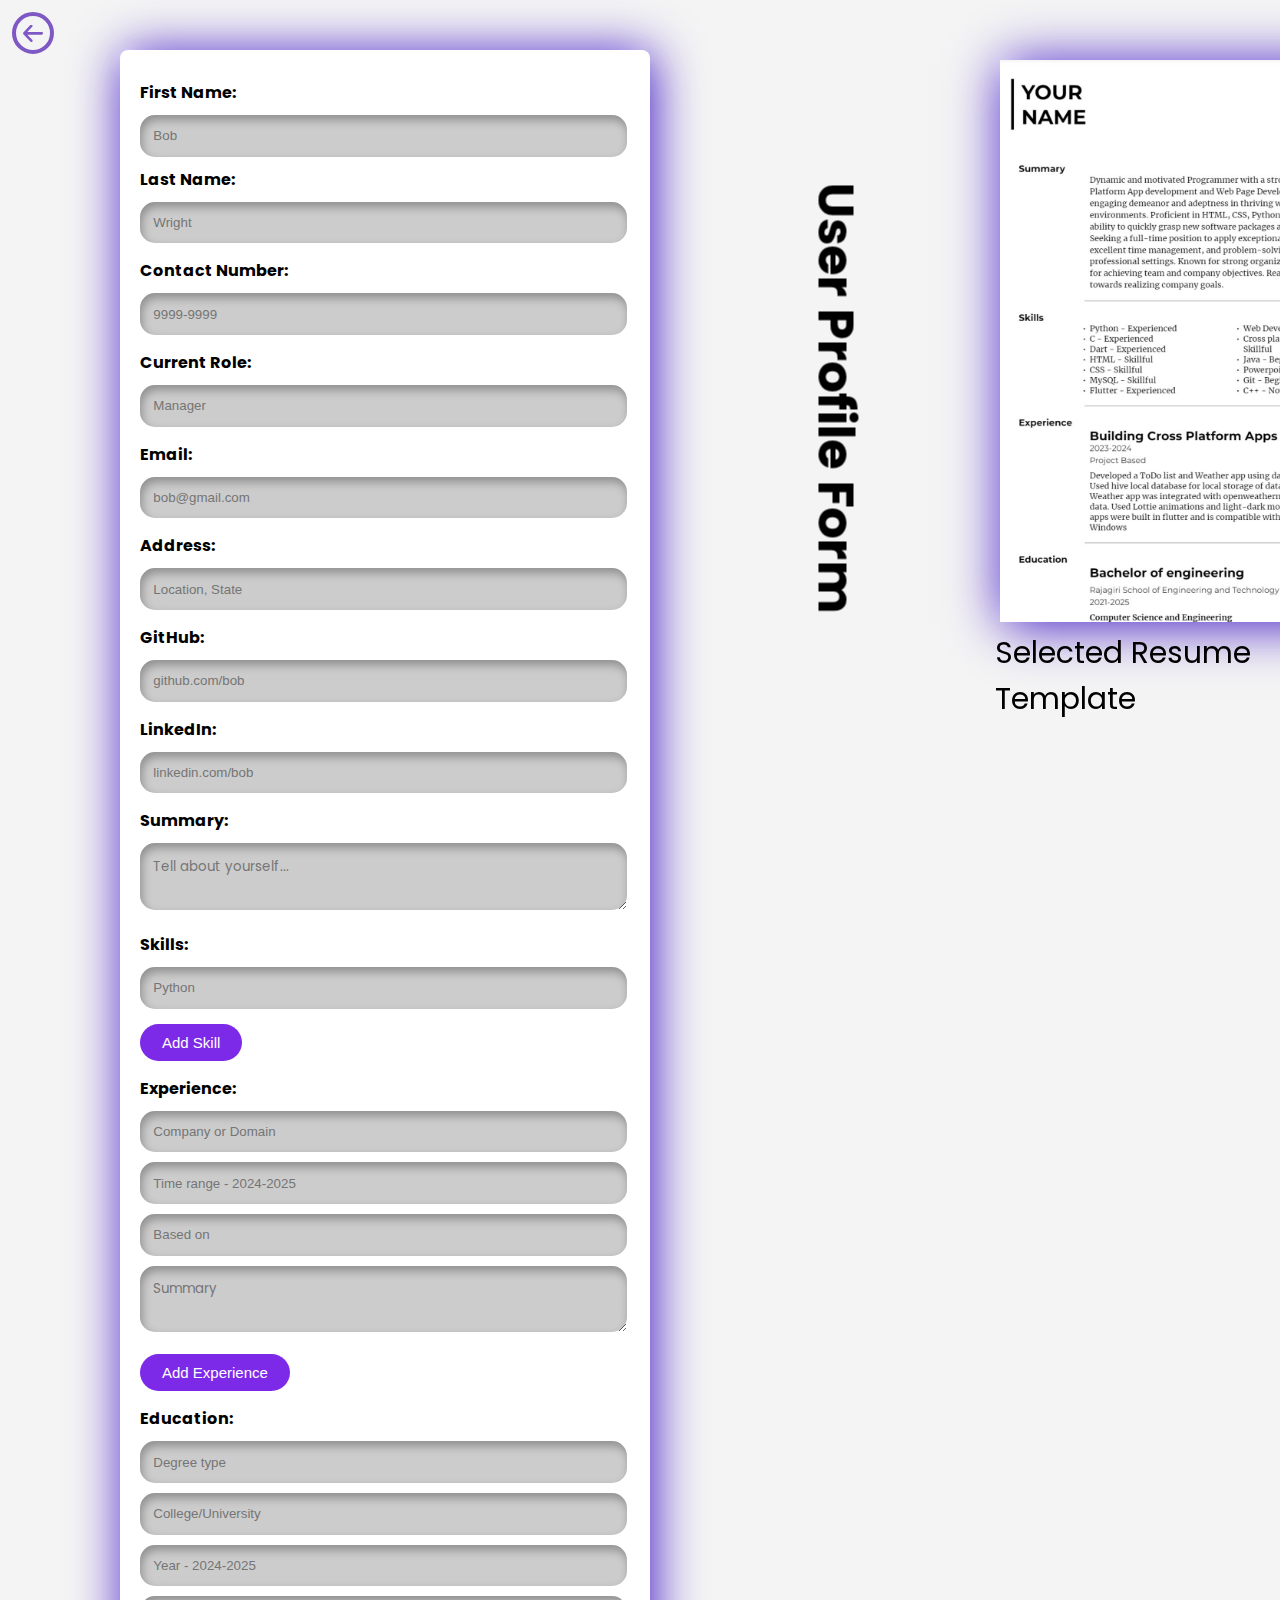
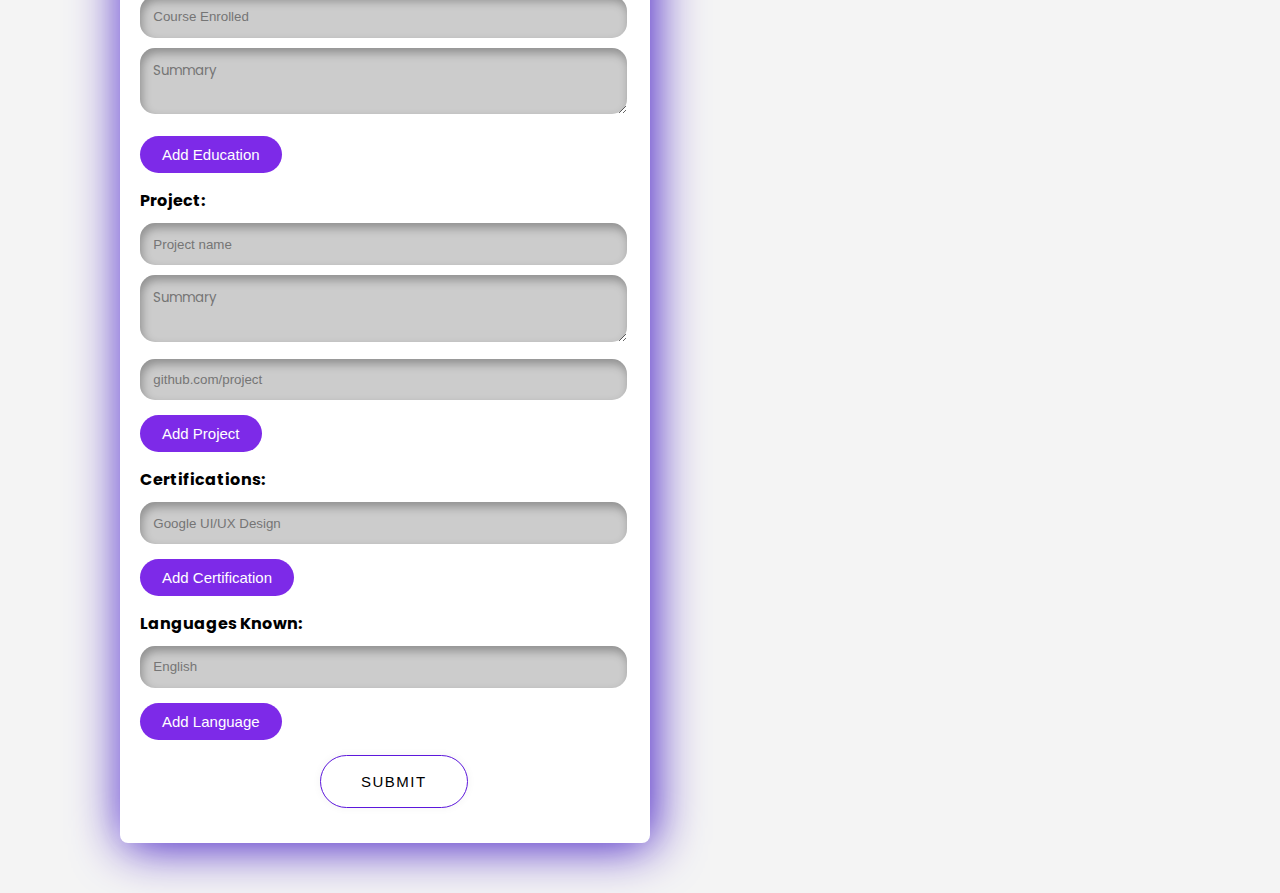
<file: forms/form2.html>
<!DOCTYPE html>
<html lang="en">
<head>
<meta charset="UTF-8">
<meta name="viewport" content="width=device-width, initial-scale=1.0">
<link rel="stylesheet" href="form2style.css">
<title>User Profile Form</title>
</head>
<body>
    <div class="backbutton" >
        <button class="backbtn" onclick="window.location.href='/themeSelection/selection.html'">
            <div class="button-box" >
              <span class="button-elem">
                <svg viewBox="0 0 46 40" xmlns="http://www.w3.org/2000/svg">
                  <path
                    d="M46 20.038c0-.7-.3-1.5-.8-2.1l-16-17c-1.1-1-3.2-1.4-4.4-.3-1.2 1.1-1.2 3.3 0 4.4l11.3 11.9H3c-1.7 0-3 1.3-3 3s1.3 3 3 3h33.1l-11.3 11.9c-1 1-1.2 3.3 0 4.4 1.2 1.1 3.3.8 4.4-.3l16-17c.5-.5.8-1.1.8-1.9z"
                  ></path>
                </svg>
              </span>
              <span class="button-elem">
                <svg viewBox="0 0 46 40">
                  <path
                    d="M46 20.038c0-.7-.3-1.5-.8-2.1l-16-17c-1.1-1-3.2-1.4-4.4-.3-1.2 1.1-1.2 3.3 0 4.4l11.3 11.9H3c-1.7 0-3 1.3-3 3s1.3 3 3 3h33.1l-11.3 11.9c-1 1-1.2 3.3 0 4.4 1.2 1.1 3.3.8 4.4-.3l16-17c.5-.5.8-1.1.8-1.9z"
                  ></path>
                </svg>
              </span>
            </div>
          </button>  
    </div>
    <img src="template1img.png" alt="" class="templateimg">
    <p class="selected">Selected Resume Template</p>

<h2>User Profile Form</h2>

<form id="userProfileForm" action="/final/final2.html" method="get" target="_blank">
    <div class="div">
        <label for="firstame">First Name:</label>
        <input class="btn" type="text" id="firstname" name="firstname" placeholder="Bob" required >
        <label for="lastname">Last Name:</label>
        <input class="btn" type="text" id="lastname" placeholder="Wright" name="lastname" required>
    </div>

    <div class="div">
        <label for="contactNumber">Contact Number:</label>
        <input class="btn" type="tel" id="contactNumber" name="contactNumber" placeholder="9999-9999" required>
    </div>

    <div class="div">
        <label for="role">Current Role:</label>
        <input class="btn" type="text" id="role" name="role" placeholder="Manager" required>
    </div>


    <div class="div">
        <label for="email">Email:</label>
        <input class="btn" type="email" id="email" name="email" placeholder="bob@gmail.com" required>
    </div>

    <div class="div">
        <label for="address">Address:</label>
        <input class="btn" type="text" id="address" name="address" placeholder="Location, State" required>
    </div>

    <div class="div">
        <label for="github">GitHub:</label>
        <input class="btn" type="url" id="github" name="github" placeholder="github.com/bob">
    </div>

    <div class="div">
        <label for="linkedin">LinkedIn:</label>
        <input class="btn" type="url" id="linkedin" name="linkedin" placeholder="linkedin.com/bob">
    </div>

    <div class="div">
        <label for="summary">Summary:</label>
        <textarea class="btn" id="summary" name="summary" placeholder="Tell about yourself..." required></textarea>
    </div>

    <div class="div">
        <label for="skills">Skills:</label>
        <div id="skillsContainer">
            <input class="btn" type="text" name="skills[]" placeholder="Python" required>
        </div>
        <button class="addbtn" type="button" id="addSkill" >Add Skill</button>
    </div>
    <div class="div">
        <label for="experience">Experience:</label>
        <div id="experienceContainer">
            <div class="experienceEntry">
                <input class="btn" type="text" name="experienceDomain[]" placeholder="Company or Domain" required>
                <input class="btn" type="text" name="experienceTime[]" placeholder="Time range - 2024-2025" required>
                <input class="btn" type="text" name="experienceBase[]" placeholder="Based on" required>
                <textarea class="btn" name="experienceSummary[]" placeholder="Summary" required></textarea>
            </div>
            <button class="addbtn" type="button" id="addExperience">Add Experience</button>
        </div>
    </div>

    <div class="div">
        <label for="education">Education:</label>
        <div id="educationContainer">
            <div class="educationEntry">
                <input class="btn" type="text" name="degree[]" placeholder="Degree type" required>
                <input class="btn" type="text" name="university[]" placeholder="College/University" required>
                <input class="btn" type="text" name="year[]" placeholder="Year - 2024-2025" required>
                <input class="btn" type="text" name="course[]" placeholder="Course Enrolled" required>
                <textarea class="btn" name="summary[]" placeholder="Summary" required></textarea>
            </div>
            <button class="addbtn" type="button" id="addEducation">Add Education</button>
        </div>
    </div>

    <div class="div">
        <label for="project">Project:</label>
        <div id="projectContainer">
            <div class="projectEntry">
                <input class="btn" type="text" name="projectName[]" placeholder="Project name" required>
                <textarea class="btn" name="projectSummary[]" placeholder="Summary" required></textarea>
                <input class="btn" type="url" id="projectid[]" name="projectid[]" placeholder="github.com/project" required>
            </div>
            <button class="addbtn" type="button" id="addProject">Add Project</button>
        </div>
    </div>

    <div class="div">
        <label for="certificates">Certifications:</label>
        <div id="certificatesContainer">
            <input class="btn" type="text" name="certificates[]" placeholder="Google UI/UX Design" required>
        </div>
        <button class="addbtn" type="button" id="addCertificate">Add Certification</button>
    </div>
    
    <div class="div">
        <label for="languages">Languages Known:</label>
        <div id="languagesContainer">
            <input class="btn" type="text" name="languages[]" placeholder="English" required>
        </div>
        <button class="addbtn" type="button" id="addLanguage">Add Language</button>
    </div>
    <div>
        <button type="submit" id="submit" class="submitbtn">Submit</button>
    </div>
</form>

<script>
    document.getElementById("addSkill").addEventListener("click", function() {
        var skillsContainer = document.getElementById("skillsContainer");
        var input = document.createElement("input");
        input.type = "text";
        input.name = "skills[]";
        input.required = true;
        input.setAttribute('class','btn');
        skillsContainer.appendChild(input);
    });

    document.getElementById("addEducation").addEventListener("click", function() {
        var educationContainer = document.getElementById("educationContainer");
        var educationEntry = document.createElement("div");
        educationEntry.classList.add("educationEntry");
        educationEntry.innerHTML = `
            <input class="btn" type="text" name="degree[]" placeholder="Degree type" required>
            <input class="btn" type="text" name="university[]" placeholder="College/University" required>
            <input class="btn" type="text" name="year[]" placeholder="Year - 2024-2025" required>
            <input class="btn" type="text" name="course[]" placeholder="Course Enrolled" required>
            <textarea class="btn" name="summary[]" placeholder="Summary" required></textarea>
        `;
        educationContainer.insertBefore(educationEntry, document.getElementById("addEducation"));
    });

    document.getElementById("addExperience").addEventListener("click", function() {
        var experienceContainer = document.getElementById("experienceContainer");
        var experienceEntry = document.createElement("div");
        experienceEntry.classList.add("experienceEntry");
        experienceEntry.innerHTML = `
            <input class="btn" type="text" name="experienceDomain[]" placeholder="Company or domain" required>
            <input class="btn" type="text" name="experienceTime[]" placeholder="Time range - 2024-2025" required>
            <input class="btn" type="text" name="experienceBase[]" placeholder="Based on" required>
            <textarea class="btn" name="experienceSummary[]" placeholder="Summary" required></textarea>
        `;
        experienceContainer.insertBefore(experienceEntry, document.getElementById("addExperience"));
    });

    document.getElementById("addProject").addEventListener("click", function() {
        var projectContainer = document.getElementById("projectContainer");
        var projectEntry = document.createElement("div");
        projectEntry.classList.add("projectEntry");
        projectEntry.innerHTML = `
            <input class="btn" type="text" name="projectName[]" placeholder="Project name" required>
            <textarea class="btn" name="projectSummary[]" placeholder="Summary" required></textarea>
            <input class="btn" type="url" id="projectid[]" name="projectid[]" placeholder="github.com/project" required>
        `;
        projectContainer.insertBefore(projectEntry, document.getElementById("addProject"));
    });

    document.getElementById("addCertificate").addEventListener("click", function() {
        var certificatesContainer = document.getElementById("certificatesContainer");
        var input = document.createElement("input");
        input.type = "text";
        input.name = "certificates[]";
        input.required = true;
        input.setAttribute('class','btn')
        certificatesContainer.appendChild(input);
    });


    document.getElementById("addLanguage").addEventListener("click", function() {
        var languagesContainer = document.getElementById("languagesContainer");
        var input = document.createElement("input");
        input.type = "text";
        input.name = "languages[]";
        input.required = true;
        input.setAttribute('class','btn')
        languagesContainer.appendChild(input);
    });

    document.getElementById("submit").addEventListener("click",function(){
 


        // SKILLS LOCAL STORAGE

        var skillsInputs = document.getElementsByName("skills[]");
        const skillsValues=[];
        for(var i = 0; i < skillsInputs.length; ++i){
            skillsValues.push(skillsInputs[i].value);
        }
        console.log(skillsValues);
        localStorage.setItem('form2skillsValues',JSON.stringify(skillsValues));

        // CERTIFICATES LOCAL STORAGE

        var certificatesInputs = document.getElementsByName("certificates[]");
        const certificateValues=[];
        for(var i = 0; i < certificatesInputs.length; ++i){
            certificateValues.push(certificatesInputs[i].value);
        }
        localStorage.setItem('certificatesValues',JSON.stringify( certificateValues));

        // LANGUAGES LOCAL STORAGE

        var languagesInputs = document.getElementsByName("languages[]");
        const languageValues=[];
        for(var i = 0; i < languagesInputs.length; ++i){
            languageValues.push(languagesInputs[i].value);
        }
        localStorage.setItem('languagesValues',JSON.stringify(languageValues));



        // EXPERIENCE LOCAL STORAGE

        var experienceDomainInputs = document.getElementsByName("experienceDomain[]");
        const experienceDomainValues=[];
        for(var i = 0; i < experienceDomainInputs.length; ++i){
            experienceDomainValues.push(experienceDomainInputs[i].value);
        }
        console.log(experienceDomainValues);
        localStorage.setItem('experienceDomainValues',JSON.stringify(experienceDomainValues));

        var experienceTimeInputs = document.getElementsByName("experienceTime[]");
        const experienceTimeValues=[];
        for(var i = 0; i < experienceTimeInputs.length; ++i){
            experienceTimeValues.push(experienceTimeInputs[i].value);
        }
        localStorage.setItem('experienceTimeValues',JSON.stringify(experienceTimeValues));

        var experienceBaseInputs = document.getElementsByName("experienceBase[]");
        const experienceBaseValues=[];
        for(var i = 0; i < experienceBaseInputs.length; ++i){
            experienceBaseValues.push(experienceBaseInputs[i].value);
        }
        localStorage.setItem('experienceBaseValues',JSON.stringify(experienceBaseValues));

        var experienceSummaryInputs = document.getElementsByName("experienceSummary[]");
        const experienceSummaryValues=[];
        for(var i = 0; i < experienceSummaryInputs.length; ++i){
            experienceSummaryValues.push(experienceSummaryInputs[i].value);
        }
        localStorage.setItem('experienceSummaryValues',JSON.stringify(experienceSummaryValues));





        // PROJECTS LOCAL STORAGE
        
        var projectNameInputs = document.getElementsByName("projectName[]");
        const projectNameValues=[];
        for(var i = 0; i < projectNameInputs.length; ++i){
            projectNameValues.push(projectNameInputs[i].value);
        }
        console.log(projectNameValues);
        localStorage.setItem('projectNameValues',JSON.stringify(projectNameValues));

        var projectSummaryInputs = document.getElementsByName("projectSummary[]");
        const projectSummaryValues=[];
        for(var i = 0; i < projectSummaryInputs.length; ++i){
            projectSummaryValues.push(projectSummaryInputs[i].value);
        }
        localStorage.setItem('projectSummaryValues',JSON.stringify(projectSummaryValues));
        
        var projectidInputs = document.getElementsByName("projectid[]");
        const projectidValues=[];
        for(var i = 0; i < projectidInputs.length; ++i){
            projectidValues.push(projectidInputs[i].value);
        }
        localStorage.setItem('projectidValues',JSON.stringify(projectidValues));

        //education local storage
        var degreeInputs = document.getElementsByName("degree[]");
        const degreeValues=[];
        for(var i = 0; i < degreeInputs.length; ++i){
            degreeValues.push(degreeInputs[i].value);
        }
        console.log(degreeValues);
        localStorage.setItem('degreeValues',JSON.stringify(degreeValues));

        var universityInputs = document.getElementsByName("university[]");
        const universityValues=[];
        for(var i = 0; i < universityInputs.length; ++i){
            universityValues.push(universityInputs[i].value);
        }
        console.log(universityValues);
        localStorage.setItem('universityValues',JSON.stringify(universityValues));

        var yearInputs = document.getElementsByName("year[]");
        const yearValues=[];
        for(var i = 0; i < yearInputs.length; ++i){
            yearValues.push(yearInputs[i].value);
        }
        localStorage.setItem('yearValues',JSON.stringify(yearValues));

        var courseInputs = document.getElementsByName("course[]");
        const courseValues=[];
        for(var i = 0; i < courseInputs.length; ++i){
            courseValues.push(courseInputs[i].value);
        }
        localStorage.setItem('courseValues',JSON.stringify(courseValues));

        var summaryInputs = document.getElementsByName("summary[]");
        const summaryValues=[];
        for(var i = 0; i < summaryInputs.length; ++i){
            summaryValues.push(summaryInputs[i].value);
        }
        localStorage.setItem('summaryValues',JSON.stringify(summaryValues));



        var form2fname = document.getElementById("firstname").value;
        localStorage.setItem("form2fname",form2fname );

        var form2lname = document.getElementById("lastname").value;
        localStorage.setItem("form2lname",form2lname );

        var form2contactNumberInput = document.getElementById("contactNumber").value;
        localStorage.setItem("form2contactNumber", form2contactNumberInput);

         var form2emailInput = document.getElementById("email").value;
        localStorage.setItem("form2email", form2emailInput);

        var form2addressInput = document.getElementById("address").value;
        localStorage.setItem("form2address", form2addressInput);

        var form2githubInput = document.getElementById("github").value;
        localStorage.setItem("form2github", form2githubInput);

        var form2linkedinInput = document.getElementById("linkedin").value;
        localStorage.setItem("form2linkedin", form2linkedinInput);

        var form2summaryInput = document.getElementById("summary").value;
        localStorage.setItem("form2summary", form2summaryInput);

        var form2roleInput = document.getElementById("role").value;
        localStorage.setItem("form2crole", form2roleInput);
    });

        
       

</script>

</body>
</html>
</file>
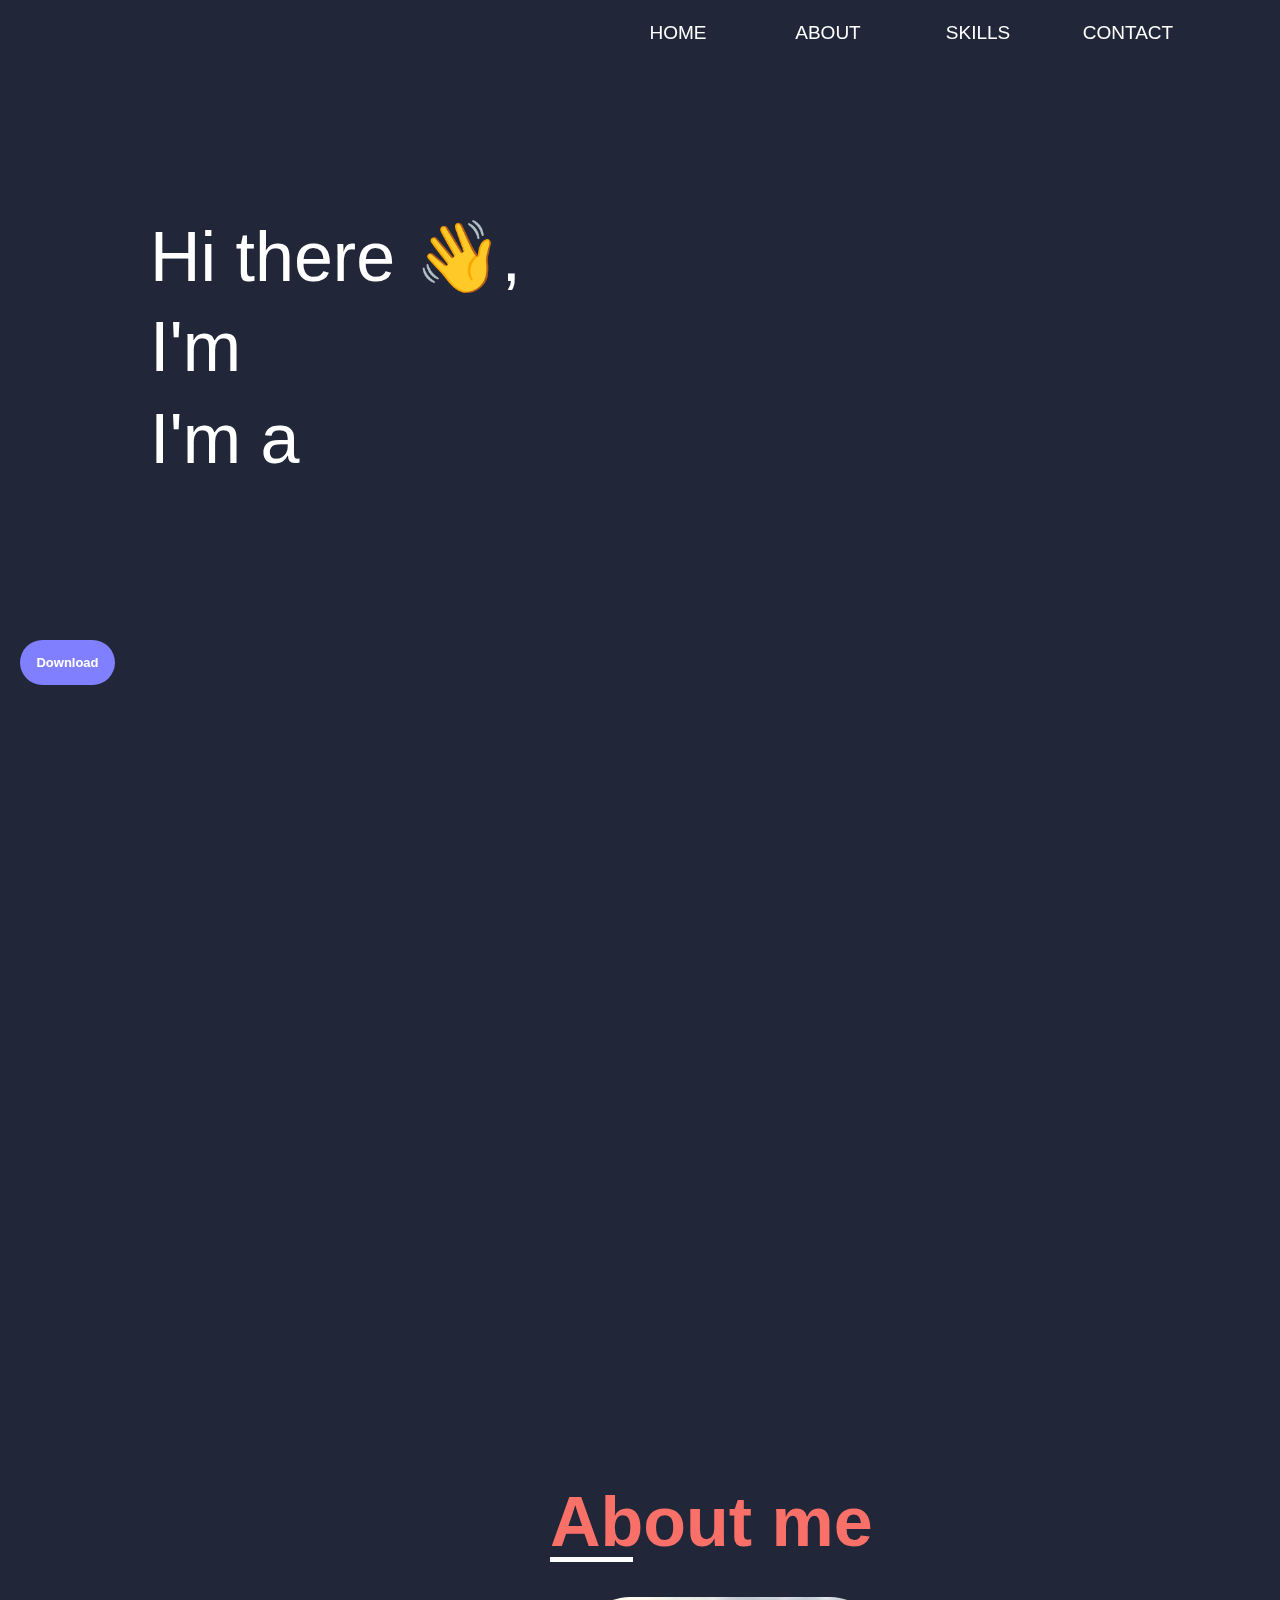
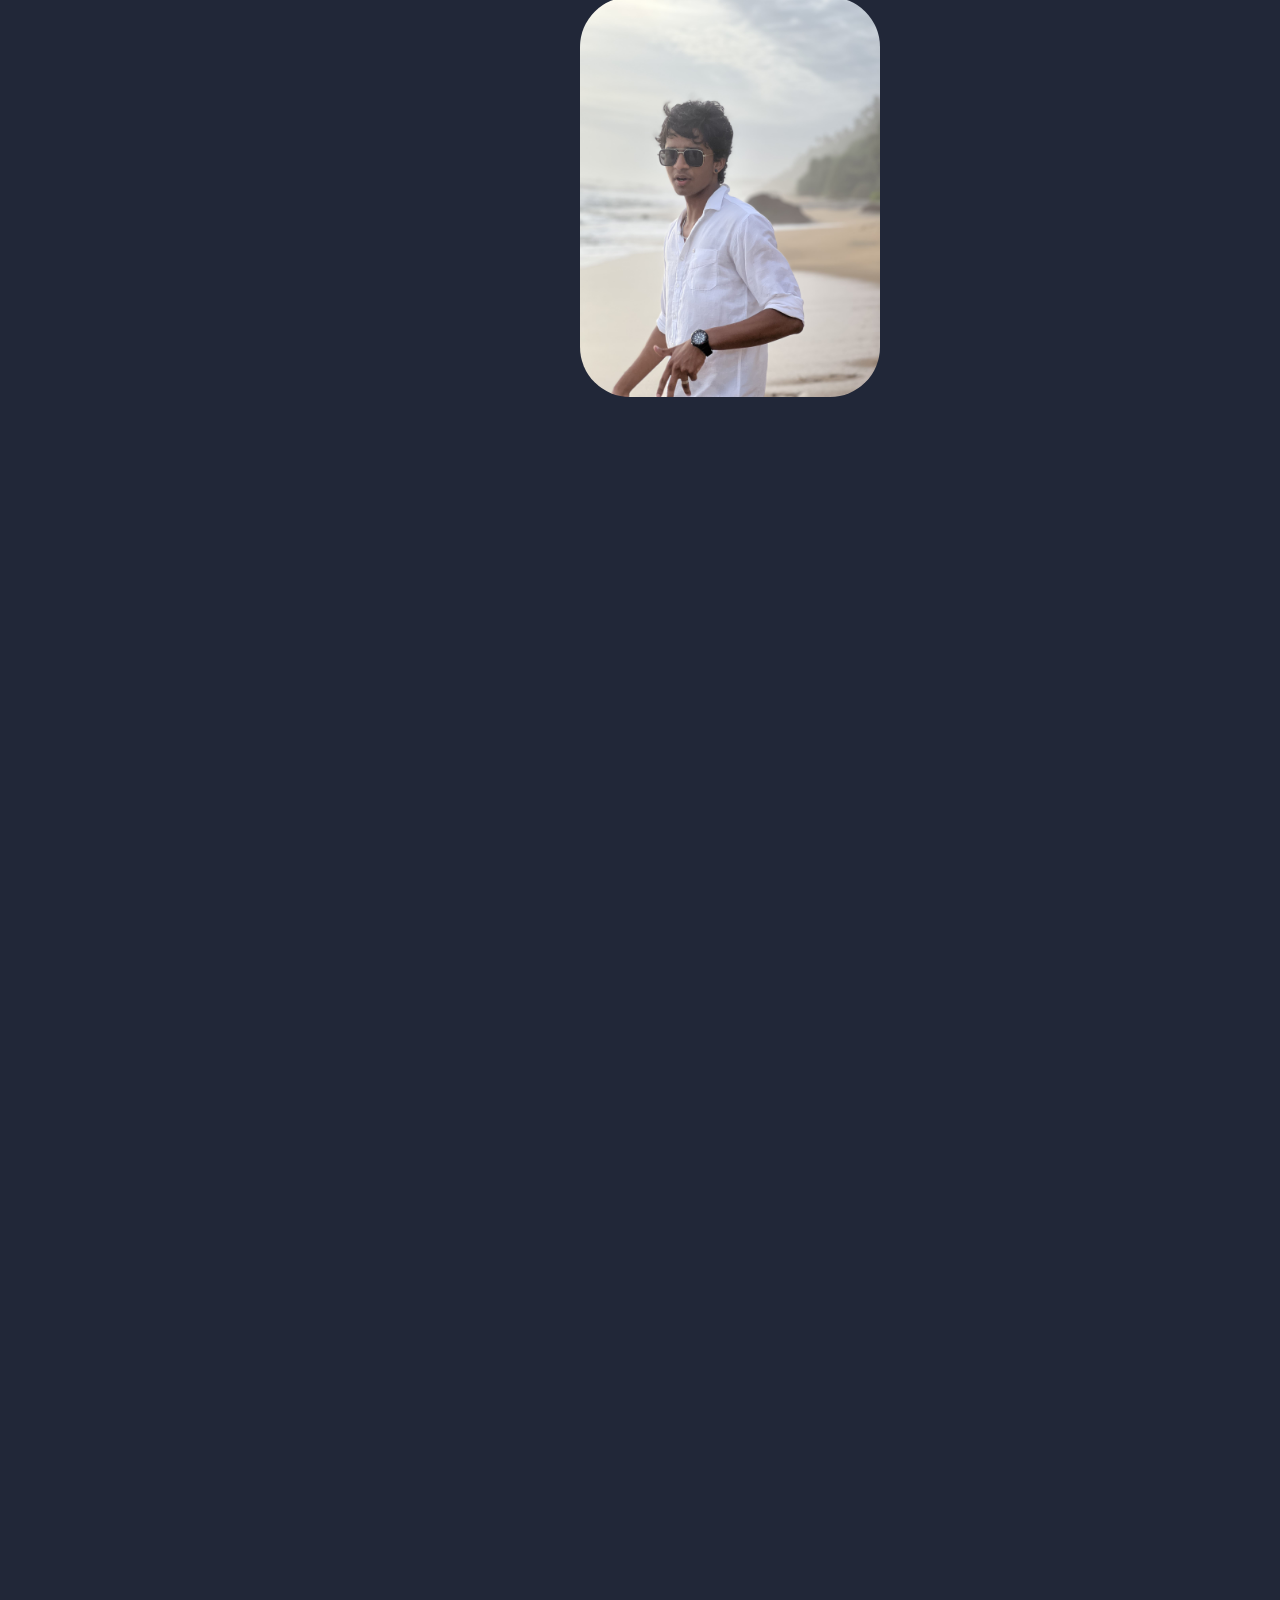
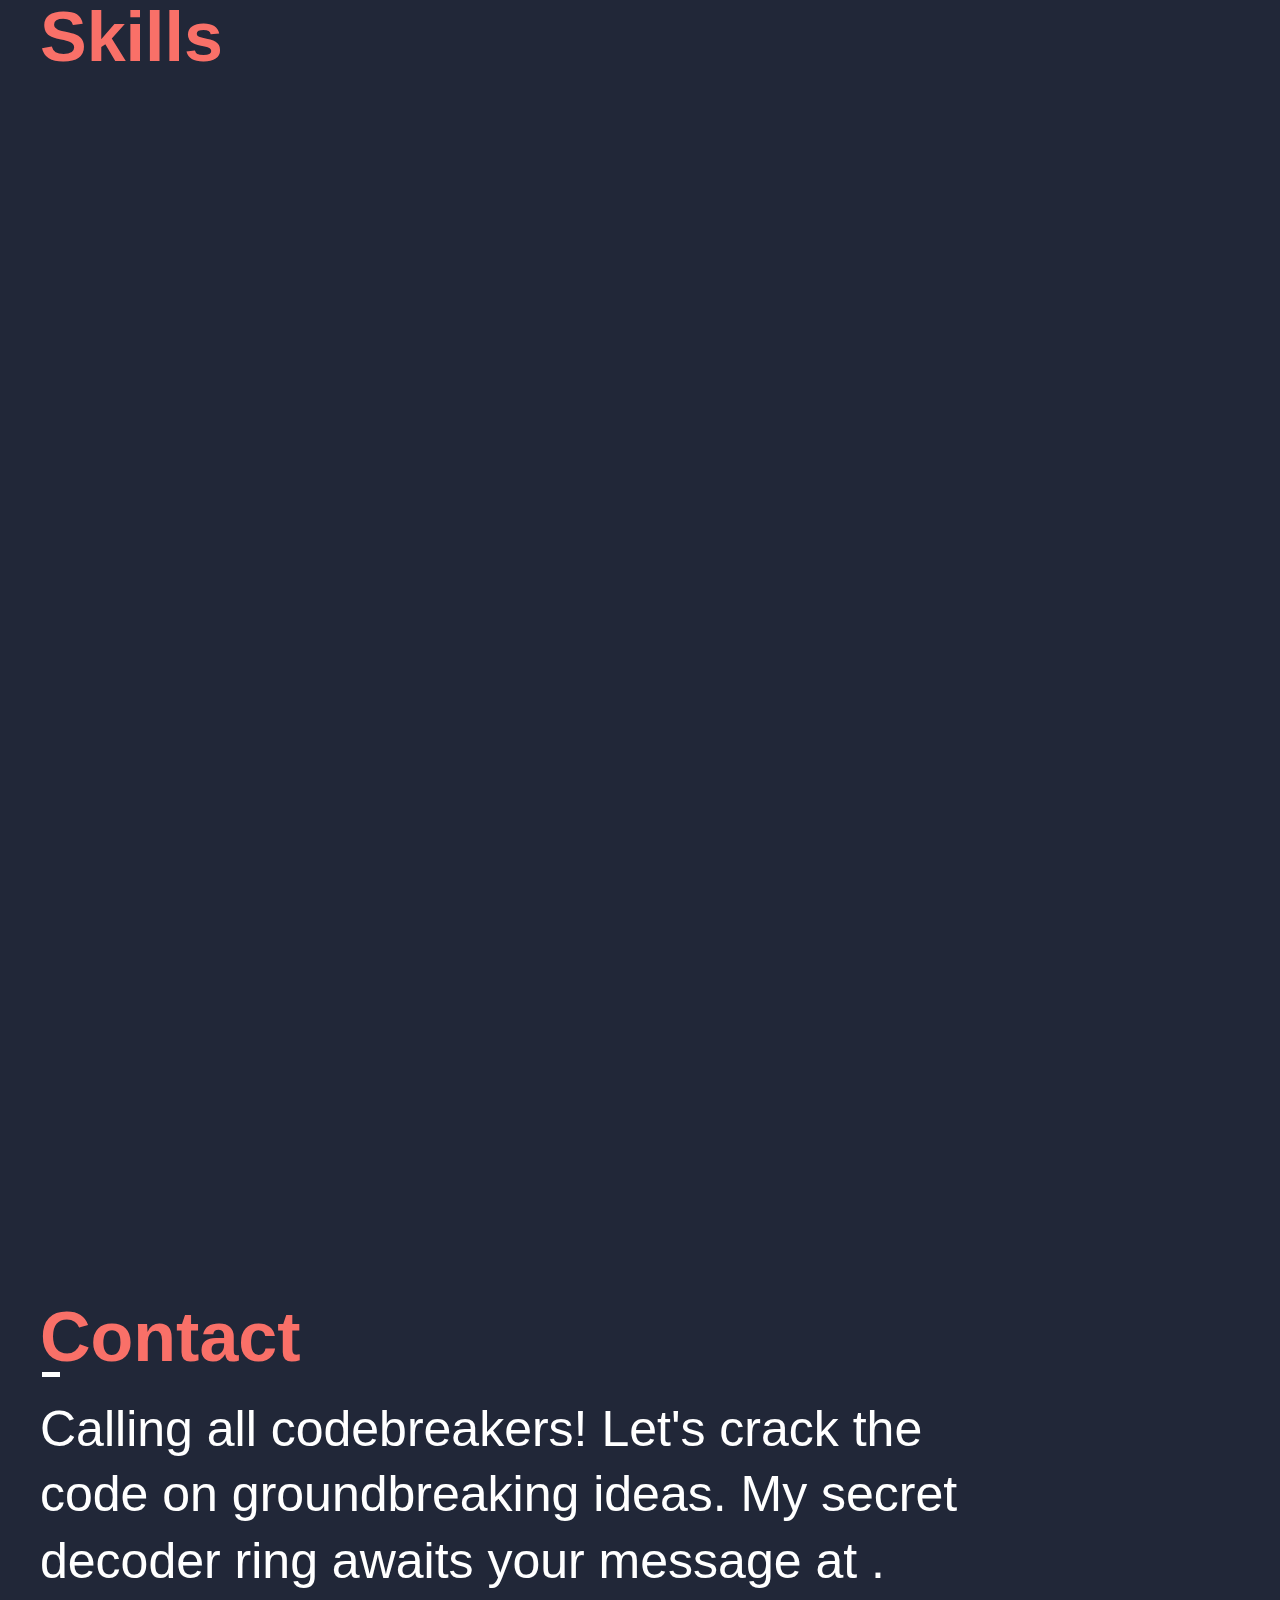
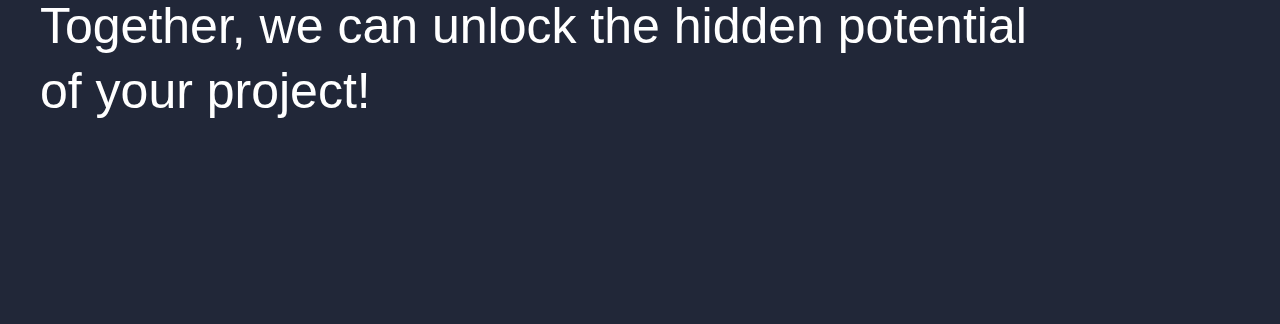
<file: portfolio/portfolio1.html>
<!DOCTYPE html>
<html lang="en">
<head>
    <meta charset="UTF-8">
    <meta name="viewport" content="width=device-width, initial-scale=1.0">
    <link rel="stylesheet" href="portfolio1style.css">
    <title>Portfolio</title>
</head>
<body>

    <div class="download">
        <button class="download-btn pixel-corners" id="download-btn pixel-corners" onclick="download()">
            <div class="button-content">
              <div class="svg-container">
                <svg
                  class="download-icon"
                  xmlns="http://www.w3.org/2000/svg"
                  width="24"
                  height="24"
                  viewBox="0 0 24 24"
                >
                  <path
                    d="M19.479 10.092c-.212-3.951-3.473-7.092-7.479-7.092-4.005 0-7.267 3.141-7.479 7.092-2.57.463-4.521 2.706-4.521 5.408 0 3.037 2.463 5.5 5.5 5.5h13c3.037 0 5.5-2.463 5.5-5.5 0-2.702-1.951-4.945-4.521-5.408zm-7.479 6.908l-4-4h3v-4h2v4h3l-4 4z"
                  ></path>
                </svg>
              </div>
              
              <div class="text-container">
                <div class="text">Download</div>
              </div>
            </div>
          </button> 
    </div>

    <header class="maintab">
        <h1 class="mainname"><span class="fname"></span> <span class="lname"></span></h1>
        <ul>
            <li class="button"><a href="#" class="box">Home</a></li>
            <li class="button"><a href="#summary" class="box">About</a></li>
            <li class="button"><a href="#skills" class="box">Skills</a></li>
            <li class="button"><a href="#contact" class="box">Contact</a></li>
        </ul>
    </header>

    <div class="links">
        <a class="social-link1" href="" target="_blank">
        <svg xmlns="http://www.w3.org/2000/svg" fill="#fff" height="1em" viewBox="0 0 496 512"><path d="M165.9 397.4c0 2-2.3 3.6-5.2 3.6-3.3.3-5.6-1.3-5.6-3.6 0-2 2.3-3.6 5.2-3.6 3-.3 5.6 1.3 5.6 3.6zm-31.1-4.5c-.7 2 1.3 4.3 4.3 4.9 2.6 1 5.6 0 6.2-2s-1.3-4.3-4.3-5.2c-2.6-.7-5.5.3-6.2 2.3zm44.2-1.7c-2.9.7-4.9 2.6-4.6 4.9.3 2 2.9 3.3 5.9 2.6 2.9-.7 4.9-2.6 4.6-4.6-.3-1.9-3-3.2-5.9-2.9zM244.8 8C106.1 8 0 113.3 0 252c0 110.9 69.8 205.8 169.5 239.2 12.8 2.3 17.3-5.6 17.3-12.1 0-6.2-.3-40.4-.3-61.4 0 0-70 15-84.7-29.8 0 0-11.4-29.1-27.8-36.6 0 0-22.9-15.7 1.6-15.4 0 0 24.9 2 38.6 25.8 21.9 38.6 58.6 27.5 72.9 20.9 2.3-16 8.8-27.1 16-33.7-55.9-6.2-112.3-14.3-112.3-110.5 0-27.5 7.6-41.3 23.6-58.9-2.6-6.5-11.1-33.3 2.6-67.9 20.9-6.5 69 27 69 27 20-5.6 41.5-8.5 62.8-8.5s42.8 2.9 62.8 8.5c0 0 48.1-33.6 69-27 13.7 34.7 5.2 61.4 2.6 67.9 16 17.7 25.8 31.5 25.8 58.9 0 96.5-58.9 104.2-114.8 110.5 9.2 7.9 17 22.9 17 46.4 0 33.7-.3 75.4-.3 83.6 0 6.5 4.6 14.4 17.3 12.1C428.2 457.8 496 362.9 496 252 496 113.3 383.5 8 244.8 8zM97.2 352.9c-1.3 1-1 3.3.7 5.2 1.6 1.6 3.9 2.3 5.2 1 1.3-1 1-3.3-.7-5.2-1.6-1.6-3.9-2.3-5.2-1zm-10.8-8.1c-.7 1.3.3 2.9 2.3 3.9 1.6 1 3.6.7 4.3-.7.7-1.3-.3-2.9-2.3-3.9-2-.6-3.6-.3-4.3.7zm32.4 35.6c-1.6 1.3-1 4.3 1.3 6.2 2.3 2.3 5.2 2.6 6.5 1 1.3-1.3.7-4.3-1.3-6.2-2.2-2.3-5.2-2.6-6.5-1zm-11.4-14.7c-1.6 1-1.6 3.6 0 5.9 1.6 2.3 4.3 3.3 5.6 2.3 1.6-1.3 1.6-3.9 0-6.2-1.4-2.3-4-3.3-5.6-2z"></path></svg>
        </a>
        <a class="social-link2" href="" target="_blank">
          <svg xmlns="http://www.w3.org/2000/svg" height="1em" viewBox="0 0 448 512" fill="#fff"><path d="M100.28 448H7.4V148.9h92.88zM53.79 108.1C24.09 108.1 0 83.5 0 53.8a53.79 53.79 0 0 1 107.58 0c0 29.7-24.1 54.3-53.79 54.3zM447.9 448h-92.68V302.4c0-34.7-.7-79.2-48.29-79.2-48.29 0-55.69 37.7-55.69 76.7V448h-92.78V148.9h89.08v40.8h1.3c12.4-23.5 42.69-48.3 87.88-48.3 94 0 111.28 61.9 111.28 142.3V448z"></path></svg>          
        </a>

      </div>             

    <main>
        <div class="intro">
            <p class="introtext">Hi there 👋,</p>
            <p class="introtext">I'm <span class="name1"></span> <span class="name2"></span></p>
            <p class="introtext">I'm a <span class="role"></span></p>
        </div>

        <div class="summary" id="summary">
            <p class="summaryheading">About me</p>
            <hr class="aboutmeunderline">
            <p class="summarycontent"><img src="user.jpg" alt="Pineapple"></p>
        </div>

        <div class="skills" id="skills">
            <p class="skillsheading">Skills</p>
            <hr class="skillunderline">
            <ul class="skilllist" id="skilllist"> </ul>
        </div>

        <div class="contact" id="contact">
            <p class="contactheading">Contact</p>
            <hr class="contactunderline">
            <p class="contactcontent">
                Calling all codebreakers! Let's crack the code on groundbreaking ideas.  My secret decoder ring awaits your message at <a href="" class="email" id="emailtag" target="_blank"><span class="name3"></span> <span class="name4"></span></a>.  Together, we can unlock the hidden potential of your project!
            </p>
        </div>

    </main>
    <script>
     document.addEventListener("DOMContentLoaded", function() {
            const fnameData = localStorage.getItem('fname');
            const lnameData = localStorage.getItem('lname');
            if (fnameData) {
                const fname = fnameData; 
                const lname = lnameData; 
                const fnametag = document.querySelector('.fname');
                const lnametag = document.querySelector('.lname');
                const name1tag = document.querySelector('.name1');
                const name2tag = document.querySelector('.name2');
                fnametag.textContent = fname;
                lnametag.textContent = lname;
                name1tag.textContent = fname;
                name2tag.textContent = lname;
            }
    
            const croleData = localStorage.getItem('crole');
            if (croleData) {
                const crole =croleData; 
                const croletag = document.querySelector('.role');
                croletag.textContent = crole;
            }
        

    
            const summaryData = localStorage.getItem('summary');
            if (summaryData) {
                const summary =summaryData; 
                const summarytag = document.querySelector('.summarycontent');
                summarytag.textContent = summary;
            }
        

            const skillsData = localStorage.getItem('skillsValues');
              if (skillsData) {
            const skills = JSON.parse(skillsData);
            const skillsList = document.getElementById('skilllist');
            skills.forEach(skill => {
             const li = document.createElement('li');
             li.textContent = skill;
            skillsList.appendChild(li);
                                    });
            }

    
            const mailData = localStorage.getItem('email');
            if (mailData) {
                const mail =mailData; 
                const mailtag = document.querySelector('.email');
                mailtag.textContent = mail;
                var mailtoUrl = 'https://mail.google.com/mail/?view=cm&fs=1&to=' + encodeURIComponent(mail);
                mailtag.setAttribute('href', mailtoUrl);
            }

            const githubData = localStorage.getItem('github');
            if (githubData) {
                const github =githubData; 
                const githubtag = document.querySelector('.social-link1');
                githubtag.setAttribute('href', github);
            }

            const linkedinData = localStorage.getItem('linkedin');
            if (linkedinData) {
                const linkedin =linkedinData; 
                const linkedintag = document.querySelector('.social-link2');
                linkedintag.setAttribute('href',linkedin);
            }
    });

    function download(){
                const downloadBtn = document.getElementById('download-btn pixel-corners');

                downloadBtn.style.display = 'none';
                
                const htmlContent = document.documentElement.outerHTML;
                const blob = new Blob([htmlContent], { type: 'text/html' });
                const link = document.createElement('a');
                link.href = URL.createObjectURL(blob);
                link.download = 'portfolio.html';
                
                // Trigger the download
                document.body.appendChild(link);
                link.click();
                
                // Clean up: re-attach the download button and remove the temporary link
                document.body.removeChild(link);
                downloadBtn.style.display = 'block';

                // Specify the path to the file
                var filePath = '/portfolio/portfolio1style.css';
    
                // Create a new anchor element
                var downloader = document.createElement('a');
    
                // Set the download attribute and URL for the anchor element
                downloader.setAttribute('download', '');
                downloader.setAttribute('href', filePath);
    
                // Trigger a click event on the anchor element
                downloader.click();
                
            }

    

    </script>
</body>
</html>
</file>
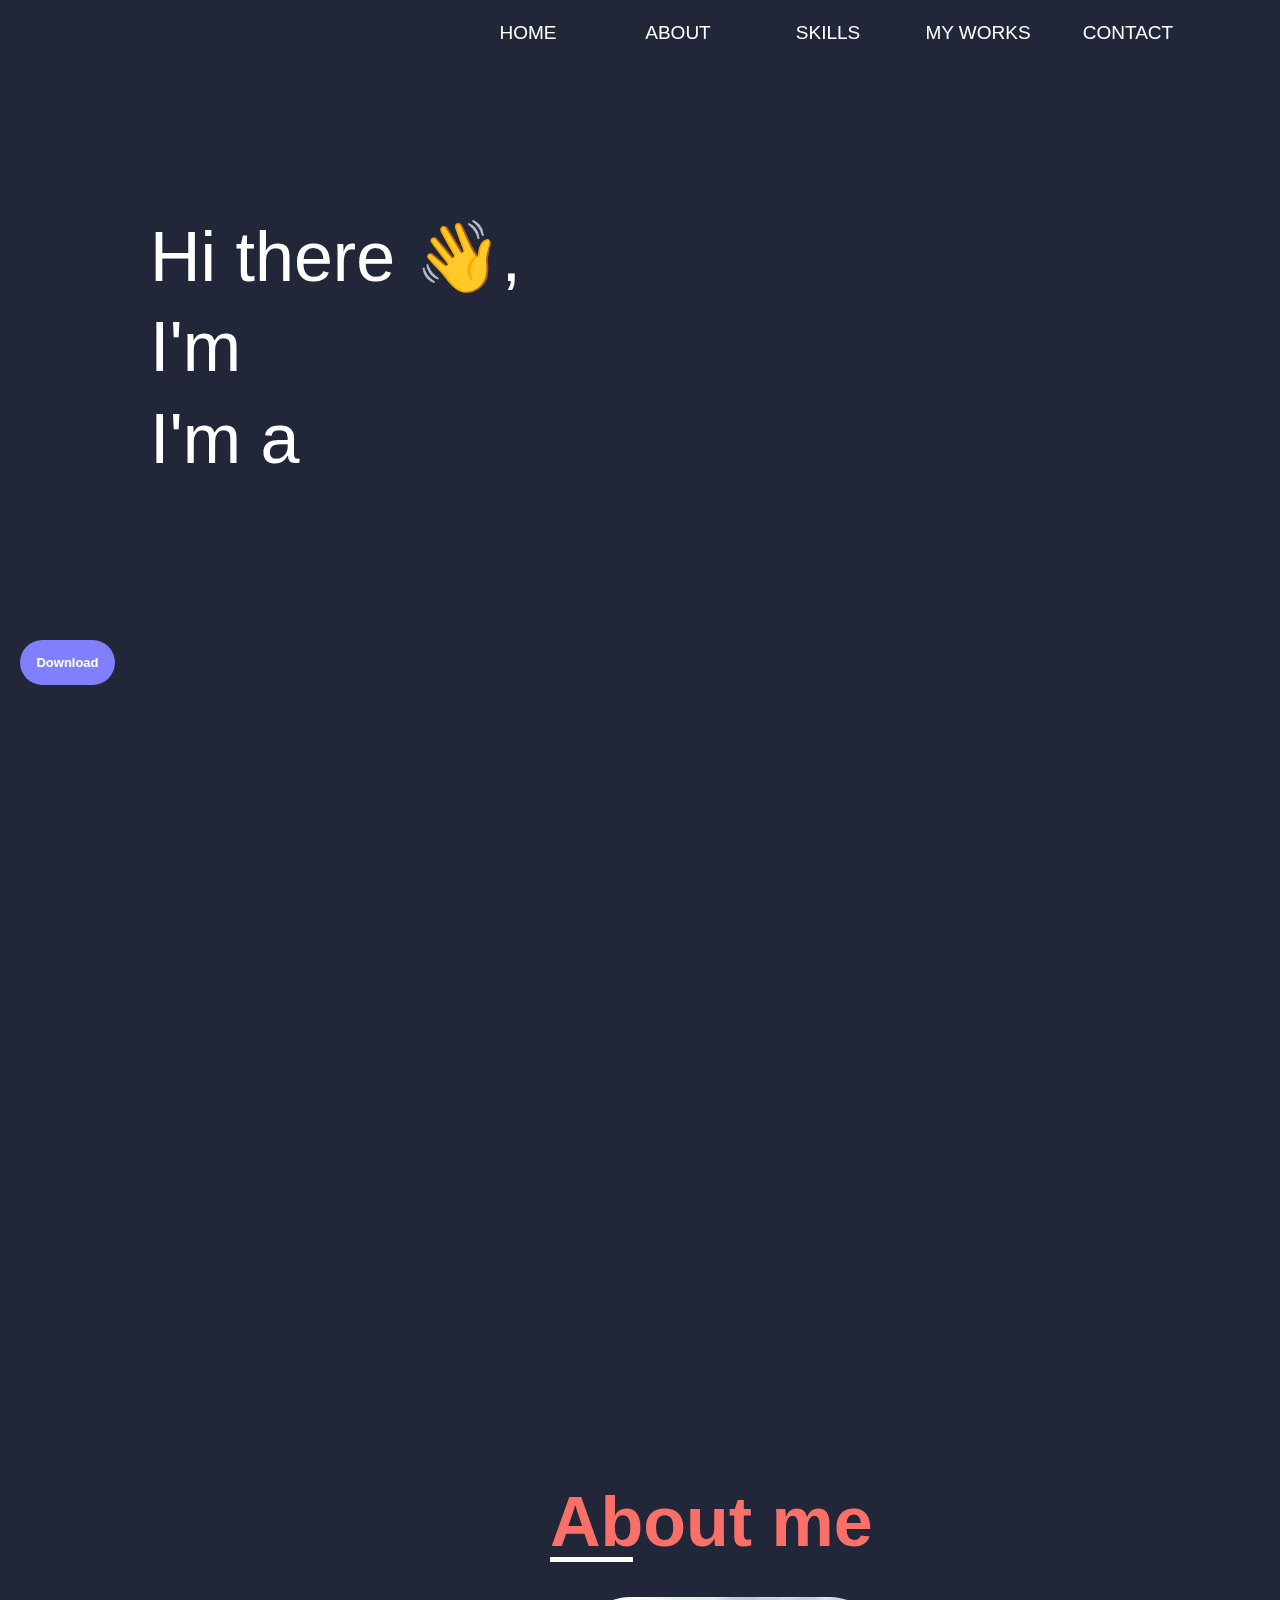
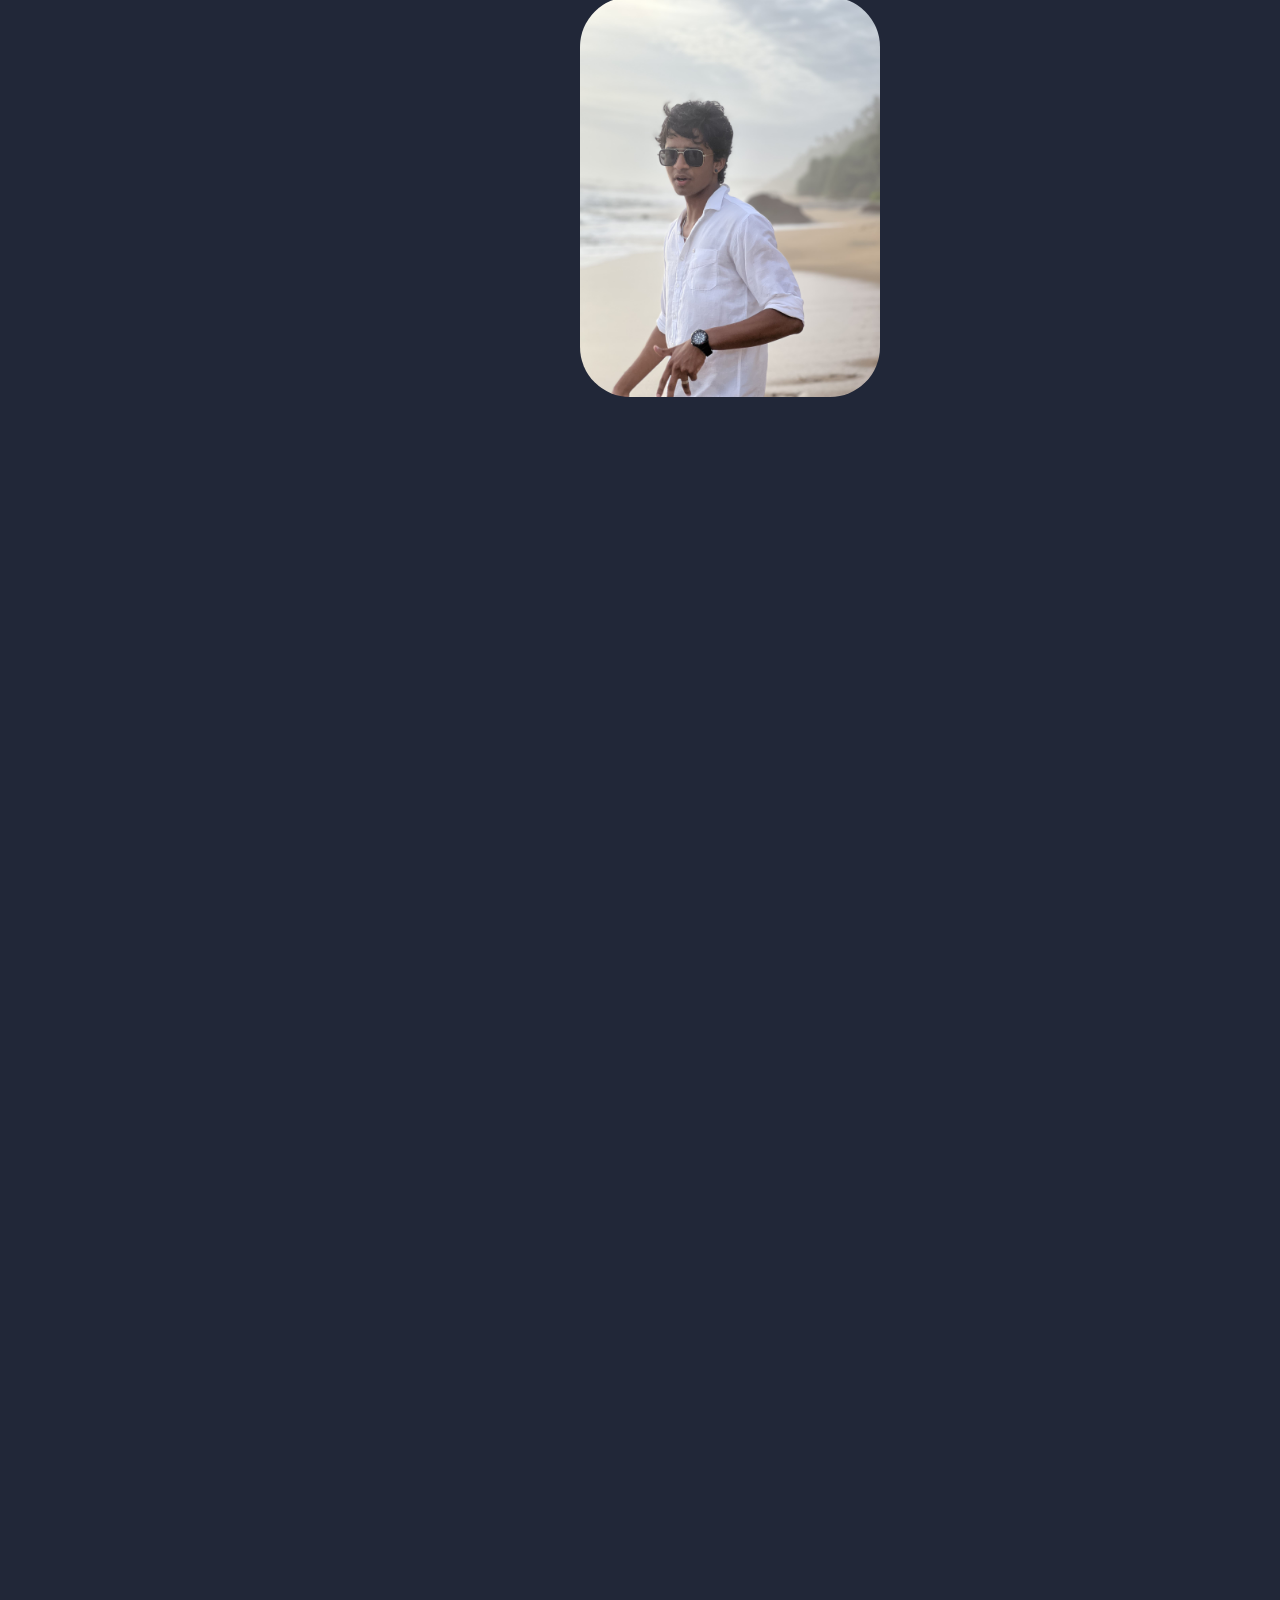
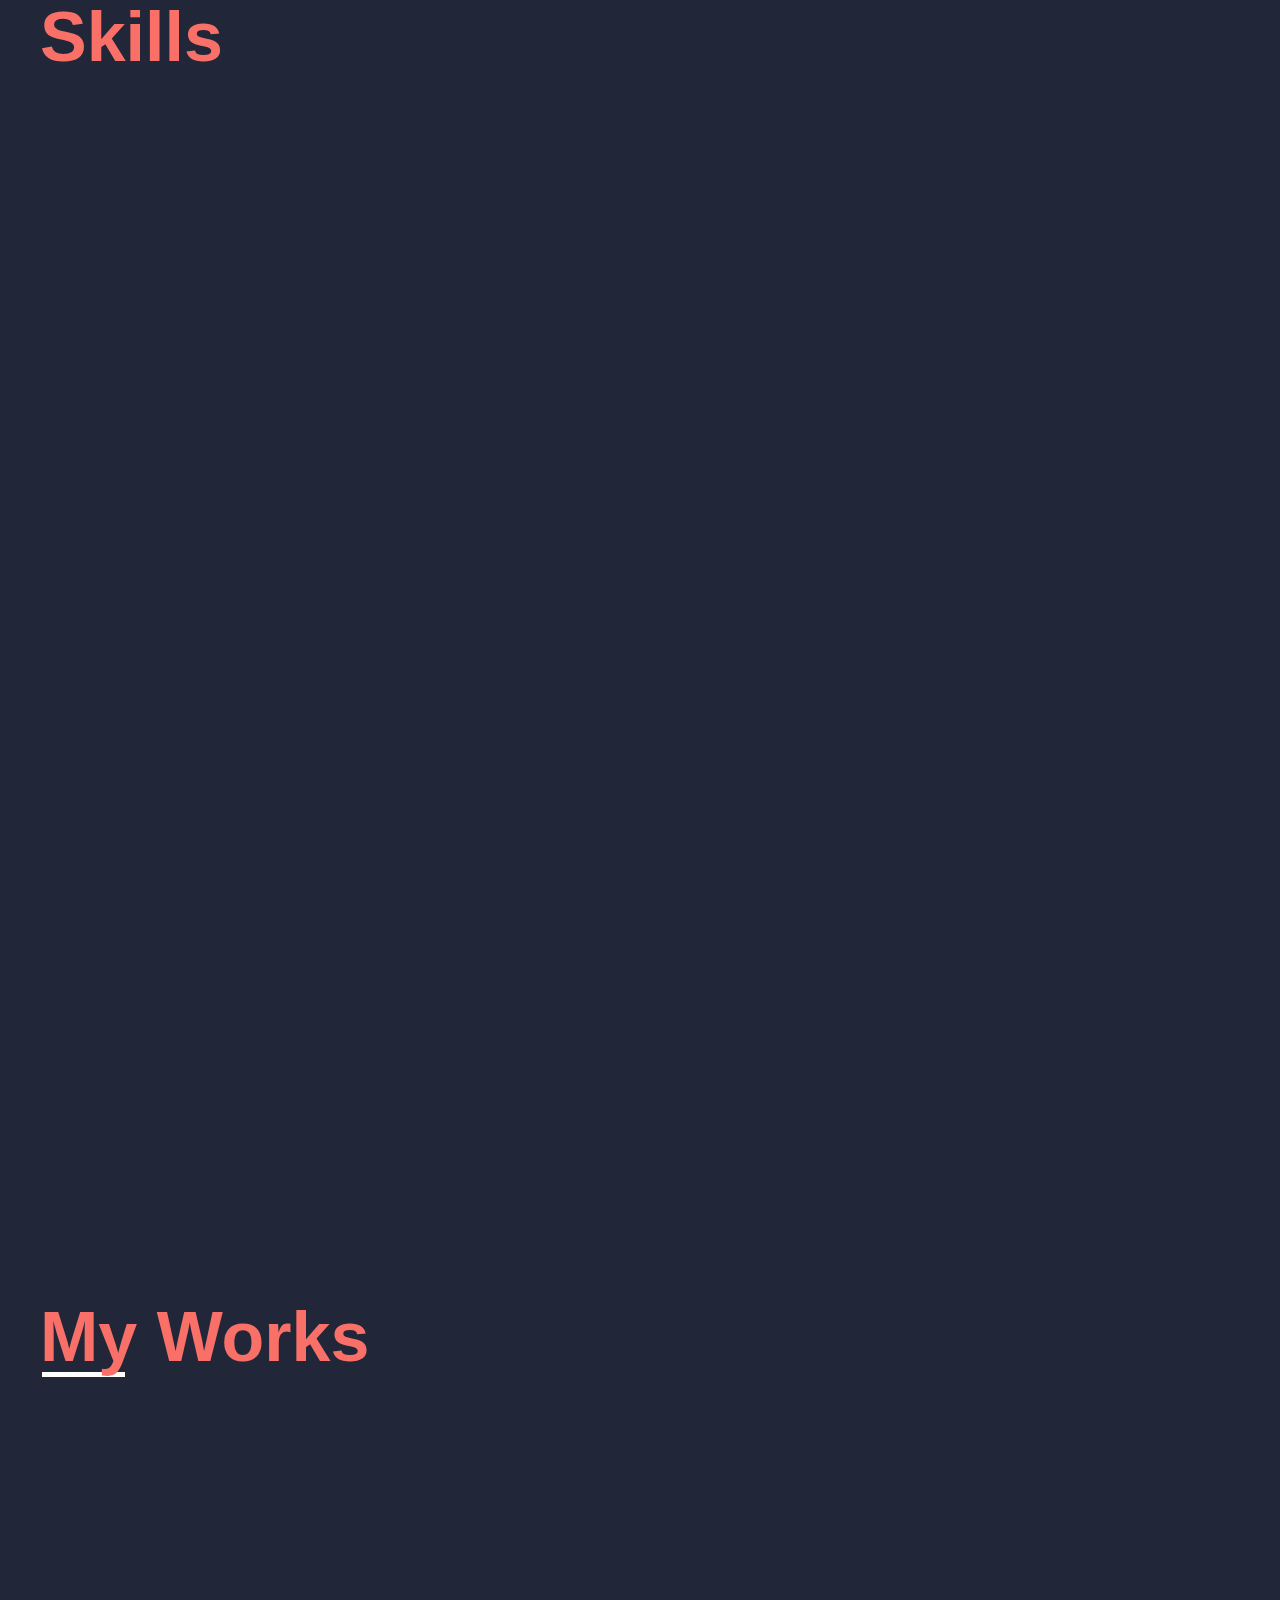
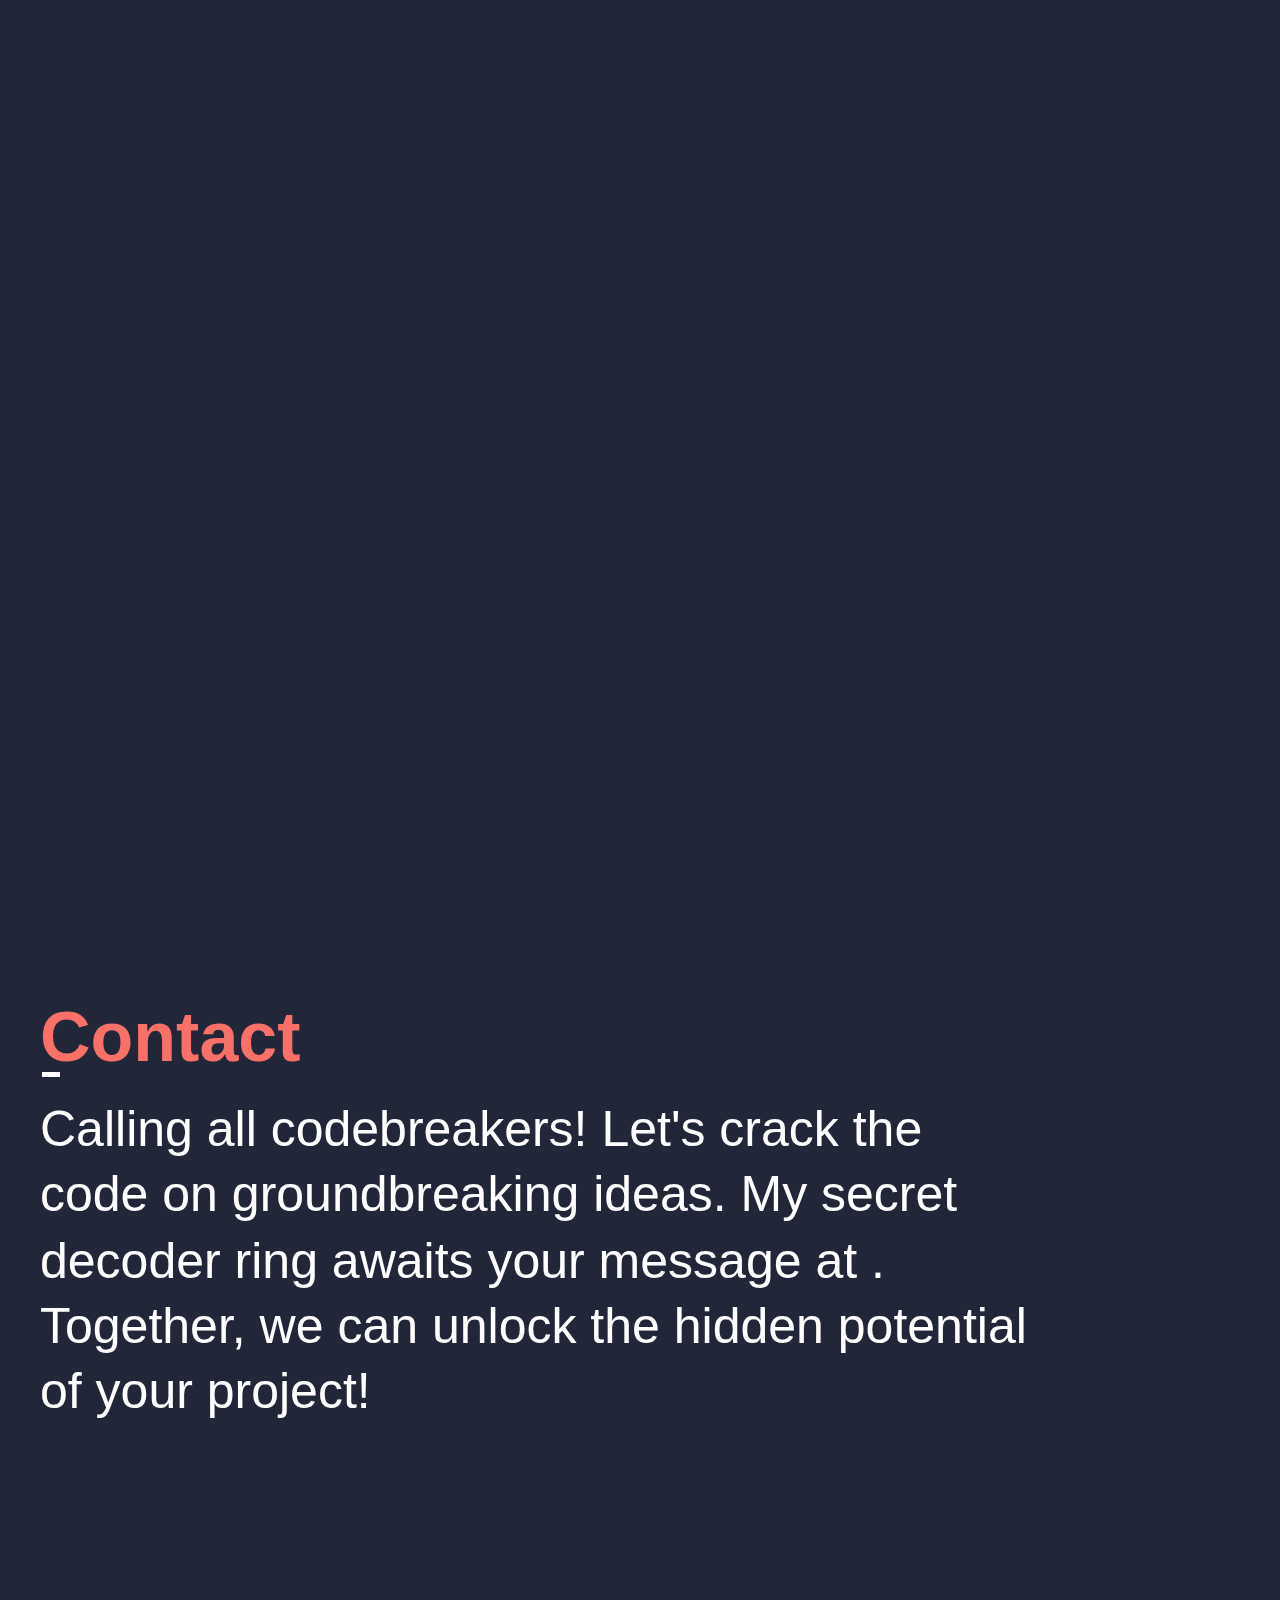
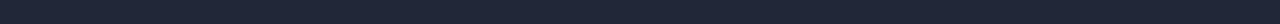
<file: portfolio/portfolio2.html>
<!DOCTYPE html>
<html lang="en">
<head>
    <meta charset="UTF-8">
    <meta name="viewport" content="width=device-width, initial-scale=1.0">
    <link rel="stylesheet" href="portfolio2style.css">
    <title>Portfolio</title>
</head>
<body>

    <div class="download">
        <button class="download-btn pixel-corners" id="download-btn pixel-corners" onclick="download()">
            <div class="button-content">
              <div class="svg-container">
                <svg
                  class="download-icon"
                  xmlns="http://www.w3.org/2000/svg"
                  width="24"
                  height="24"
                  viewBox="0 0 24 24"
                >
                  <path
                    d="M19.479 10.092c-.212-3.951-3.473-7.092-7.479-7.092-4.005 0-7.267 3.141-7.479 7.092-2.57.463-4.521 2.706-4.521 5.408 0 3.037 2.463 5.5 5.5 5.5h13c3.037 0 5.5-2.463 5.5-5.5 0-2.702-1.951-4.945-4.521-5.408zm-7.479 6.908l-4-4h3v-4h2v4h3l-4 4z"
                  ></path>
                </svg>
              </div>
              
              <div class="text-container">
                <div class="text">Download</div>
              </div>
            </div>
          </button> 
    </div>
    
    <header class="maintab">
        <h1 class="mainname"><span class="fname"></span> <span class="lname"></span></h1>
        <ul>
            <li class="button"><a href="#" class="box">Home</a></li>
            <li class="button"><a href="#summary" class="box">About</a></li>
            <li class="button"><a href="#skills" class="box">Skills</a></li>
            <li class="button"><a href="#work" class="box">My Works</a></li>  
            <li class="button"><a href="#contact" class="box">Contact</a></li>
        </ul>
    </header>

    <div class="links">
        <a class="social-link1" href="" target="_blank">
        <svg xmlns="http://www.w3.org/2000/svg" fill="#fff" height="1em" viewBox="0 0 496 512"><path d="M165.9 397.4c0 2-2.3 3.6-5.2 3.6-3.3.3-5.6-1.3-5.6-3.6 0-2 2.3-3.6 5.2-3.6 3-.3 5.6 1.3 5.6 3.6zm-31.1-4.5c-.7 2 1.3 4.3 4.3 4.9 2.6 1 5.6 0 6.2-2s-1.3-4.3-4.3-5.2c-2.6-.7-5.5.3-6.2 2.3zm44.2-1.7c-2.9.7-4.9 2.6-4.6 4.9.3 2 2.9 3.3 5.9 2.6 2.9-.7 4.9-2.6 4.6-4.6-.3-1.9-3-3.2-5.9-2.9zM244.8 8C106.1 8 0 113.3 0 252c0 110.9 69.8 205.8 169.5 239.2 12.8 2.3 17.3-5.6 17.3-12.1 0-6.2-.3-40.4-.3-61.4 0 0-70 15-84.7-29.8 0 0-11.4-29.1-27.8-36.6 0 0-22.9-15.7 1.6-15.4 0 0 24.9 2 38.6 25.8 21.9 38.6 58.6 27.5 72.9 20.9 2.3-16 8.8-27.1 16-33.7-55.9-6.2-112.3-14.3-112.3-110.5 0-27.5 7.6-41.3 23.6-58.9-2.6-6.5-11.1-33.3 2.6-67.9 20.9-6.5 69 27 69 27 20-5.6 41.5-8.5 62.8-8.5s42.8 2.9 62.8 8.5c0 0 48.1-33.6 69-27 13.7 34.7 5.2 61.4 2.6 67.9 16 17.7 25.8 31.5 25.8 58.9 0 96.5-58.9 104.2-114.8 110.5 9.2 7.9 17 22.9 17 46.4 0 33.7-.3 75.4-.3 83.6 0 6.5 4.6 14.4 17.3 12.1C428.2 457.8 496 362.9 496 252 496 113.3 383.5 8 244.8 8zM97.2 352.9c-1.3 1-1 3.3.7 5.2 1.6 1.6 3.9 2.3 5.2 1 1.3-1 1-3.3-.7-5.2-1.6-1.6-3.9-2.3-5.2-1zm-10.8-8.1c-.7 1.3.3 2.9 2.3 3.9 1.6 1 3.6.7 4.3-.7.7-1.3-.3-2.9-2.3-3.9-2-.6-3.6-.3-4.3.7zm32.4 35.6c-1.6 1.3-1 4.3 1.3 6.2 2.3 2.3 5.2 2.6 6.5 1 1.3-1.3.7-4.3-1.3-6.2-2.2-2.3-5.2-2.6-6.5-1zm-11.4-14.7c-1.6 1-1.6 3.6 0 5.9 1.6 2.3 4.3 3.3 5.6 2.3 1.6-1.3 1.6-3.9 0-6.2-1.4-2.3-4-3.3-5.6-2z"></path></svg>
        </a>
        <a class="social-link2" href="" target="_blank">
          <svg xmlns="http://www.w3.org/2000/svg" height="1em" viewBox="0 0 448 512" fill="#fff"><path d="M100.28 448H7.4V148.9h92.88zM53.79 108.1C24.09 108.1 0 83.5 0 53.8a53.79 53.79 0 0 1 107.58 0c0 29.7-24.1 54.3-53.79 54.3zM447.9 448h-92.68V302.4c0-34.7-.7-79.2-48.29-79.2-48.29 0-55.69 37.7-55.69 76.7V448h-92.78V148.9h89.08v40.8h1.3c12.4-23.5 42.69-48.3 87.88-48.3 94 0 111.28 61.9 111.28 142.3V448z"></path></svg>          
        </a>

      </div>             

    <main>
        <div class="intro">
            <p class="introtext">Hi there 👋,</p>
            <p class="introtext">I'm <span class="name1"></span> <span class="name2"></span></p>
            <p class="introtext">I'm a <span class="role"></span></p>
        </div>

        <div class="summary" id="summary">
            <p class="summaryheading">About me</p>
            <hr class="aboutmeunderline">
            <p class="summarycontent"><img src="user.jpg" alt="Pineapple"></p>
        </div>

        <div class="skills" id="skills">
            <p class="skillsheading">Skills</p>
            <hr class="skillunderline">
            <ul class="skilllist" id="skilllist">
            </ul>
        </div>


        <div class="work" id="work">
            <p class="workheading">My Works</p>
            <hr class="workunderline">
            <div class="workcontent"> </div>
        </div>


        <div class="contact" id="contact">
            <p class="contactheading">Contact</p>
            <hr class="contactunderline">
            <p class="contactcontent">
                Calling all codebreakers! Let's crack the code on groundbreaking ideas.  My secret decoder ring awaits your message at <a href="" class="email" target="_blank"></a>.  Together, we can unlock the hidden potential of your project!
            </p>
        </div>

    </main>
    <script>
        document.addEventListener("DOMContentLoaded", function() {

            //NAME
            const fnameData = localStorage.getItem('form2fname');
            const lnameData = localStorage.getItem('form2lname');
            if (fnameData) {
                const fname = fnameData; 
                const lname = lnameData; 
                const fnametag = document.querySelector('.fname');
                const lnametag = document.querySelector('.lname');
                const name1tag = document.querySelector('.name1');
                const name2tag = document.querySelector('.name2');
                fnametag.textContent = fname;
                lnametag.textContent = lname;
                name1tag.textContent = fname;
                name2tag.textContent = lname;
            }

            //ROLE
            const croleData = localStorage.getItem('form2crole');
            if (croleData) {
                const crole =croleData; 
                const croletag = document.querySelector('.role');
                croletag.textContent = crole;
            }


            //SUMMARY
            const summaryData = localStorage.getItem('form2summary');
            if (summaryData) {
                const summary =summaryData; 
                const summarytag = document.querySelector('.summarycontent');
                summarytag.textContent = summary;
            }


            //GITHUB
            const githubData = localStorage.getItem('form2github');
            if (githubData) {
                const github =githubData; 
                const githubtag = document.querySelector('.social-link1');
                githubtag.setAttribute('href', github);
            }


            //LINKEDN
            const linkedinData = localStorage.getItem('form2linkedin');
            if (linkedinData) {
                const linkedin =linkedinData; 
                const linkedintag = document.querySelector('.social-link2');
                linkedintag.setAttribute('href',linkedin);
            }


            //CONTACT
            const mailData = localStorage.getItem('form2email');
            if (mailData) {
                const mail =mailData; 
                const mailtag = document.querySelector('.email');
                mailtag.textContent = mail;
                var mailtoUrl = 'https://mail.google.com/mail/?view=cm&fs=1&to=' + encodeURIComponent(mail);
                mailtag.setAttribute('href', mailtoUrl);
            }


            //SKILSS
            const skillsData = localStorage.getItem('form2skillsValues');
              if (skillsData) {
            const skills = JSON.parse(skillsData);
            const skillsList = document.getElementById('skilllist');
            skills.forEach(skill => {
             const li = document.createElement('li');
             li.textContent = skill;
            skillsList.appendChild(li);
            });
            }

            
             //MY WORKS
            const projectNamesData = localStorage.getItem('projectNameValues');
            const projectidData = localStorage.getItem('projectidValues');
            if (projectNamesData ) {
            const projectname = JSON.parse(projectNamesData);
            const projectid = JSON.parse(projectidData);
            const projectnameList = document.querySelector('.workcontent');
            for (let i = 0; i < projectname.length; i++) {
                const name = projectname[i];
                const id = projectid[i];

                const h2 = document.createElement('h2');
                const p = document.createElement('p');
                h2.textContent = name;

                h2.setAttribute('class', 'workname');
                p.setAttribute('class', 'linkcontent');

                const img = document.createElement('img');
                img.setAttribute('src', 'github.png');
                img.setAttribute('alt', 'github');
            
                const a = document.createElement('a');
                a.setAttribute('href', id);
                a.setAttribute('class', 'worklink');
                a.textContent = 'github.com/'+name;

                p.appendChild(img);
                p.appendChild(a);
                projectnameList.appendChild(h2);
                projectnameList.appendChild(p);
            }
            }

        });

        function download(){
                const downloadBtn = document.getElementById('download-btn pixel-corners');

                downloadBtn.style.display = 'none';
                
                const htmlContent = document.documentElement.outerHTML;
                const blob = new Blob([htmlContent], { type: 'text/html' });
                const link = document.createElement('a');
                link.href = URL.createObjectURL(blob);
                link.download = 'portfolio.html';
                
                // Trigger the download
                document.body.appendChild(link);
                link.click();
                
                // Clean up: re-attach the download button and remove the temporary link
                document.body.removeChild(link);
                downloadBtn.style.display = 'block';

                // Specify the path to the file
                var filePath = '/portfolio/portfolio2style.css';
    
                // Create a new anchor element
                var downloader = document.createElement('a');
    
                // Set the download attribute and URL for the anchor element
                downloader.setAttribute('download', '');
                downloader.setAttribute('href', filePath);
    
                // Trigger a click event on the anchor element
                downloader.click();
                
            }
    </script>
</body>
</html>
</file>
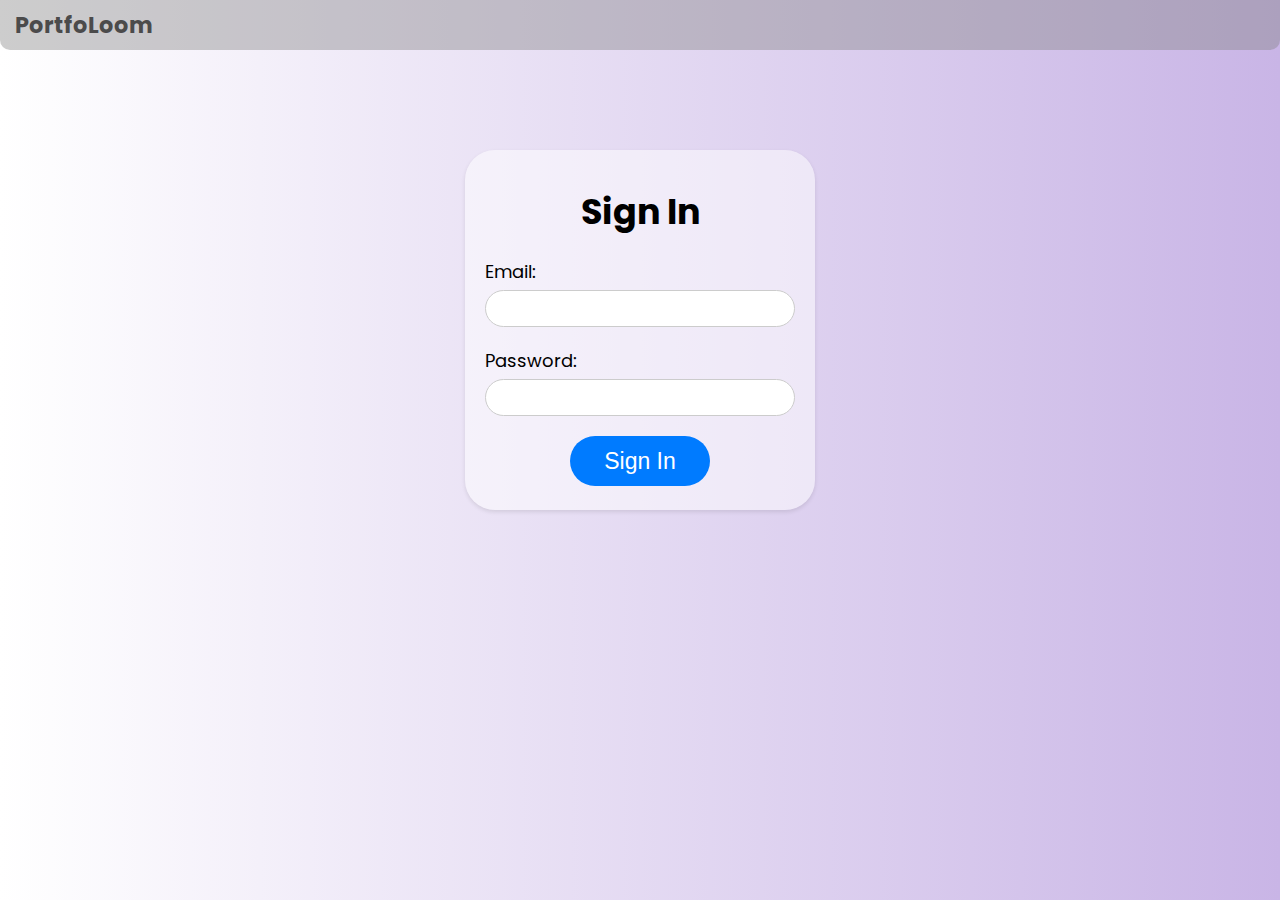
<file: signinPage/signin.html>
<!DOCTYPE html>
<html lang="en">
<head>
    <meta charset="UTF-8">
    <meta name="viewport" content="width=device-width, initial-scale=1.0">
    <link rel="stylesheet" href="signinstyle.css">
    <title>Sign in</title>
</head>
<body>
    <header class="maintab">
        <h1><a href="/index.html">PortfoLoom</a></h1>
        <ul>
            <li>Home</li>
        </ul>
    </header>
    <main class="signin">
        <div class="container">
            <form class="signin-form" action="/themeSelection/selection.html" method="get" target="_blank">
                <h2>Sign In</h2>
                <div class="form-group">
                    <label for="email">Email:</label>
                    <input type="email" id="email" name="email" required>
                </div>
                <div class="form-group">
                    <label for="password">Password:</label>
                    <input type="password" id="password" name="password" required>
                </div>
                <button type="submit">Sign In</button>
            </form>
        </div>
    </main>
</body>
</html>
</file>
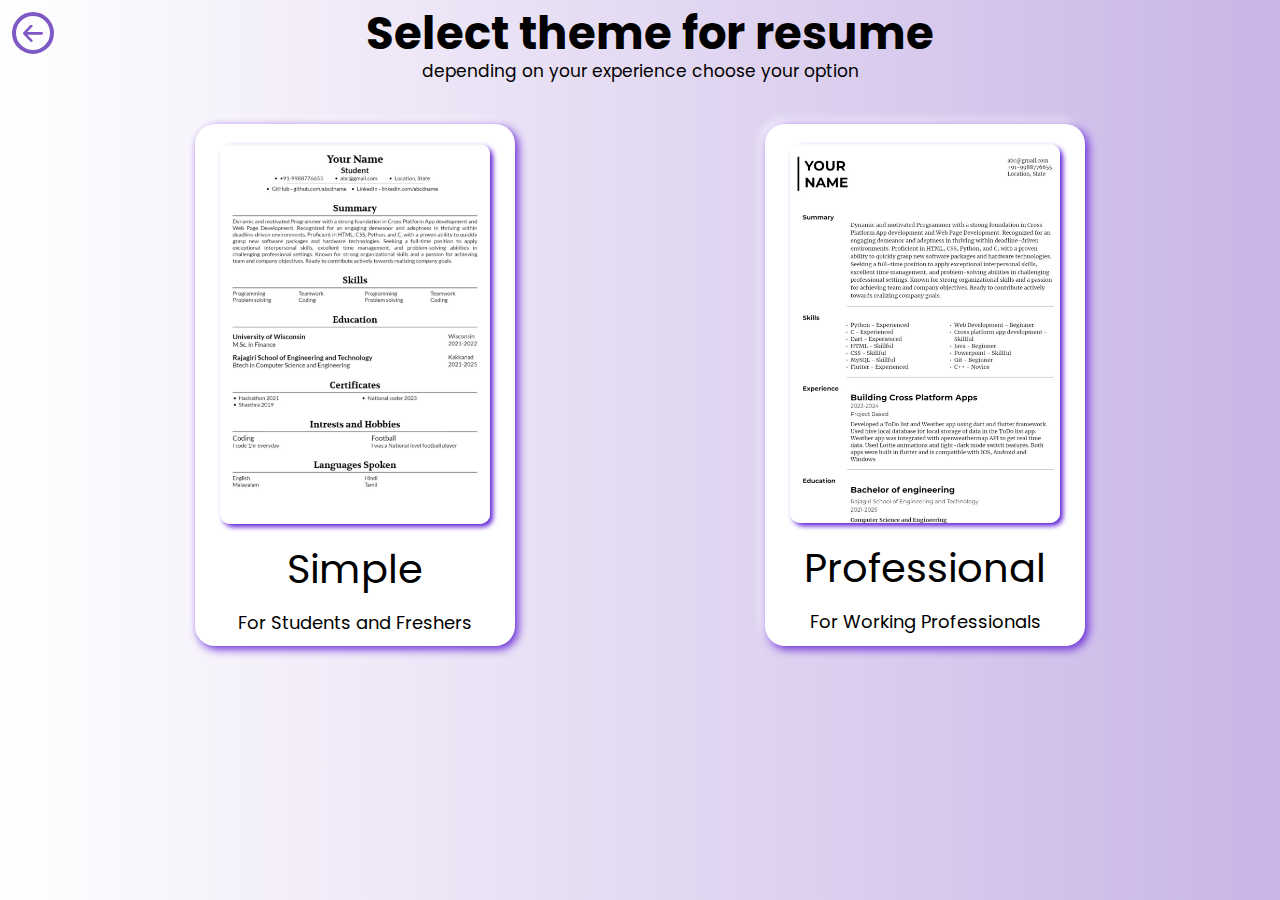
<file: themeSelection/selection.html>
<!DOCTYPE html>
<html lang="en">
<head>
    <meta charset="UTF-8">
    <meta name="viewport" content="width=device-width, initial-scale=1.0">
    <link rel="stylesheet" href="selectionstyle.css">
    <title>Select Choice</title>
</head>
<body>

    <div class="backbutton" >
        <button class="backbtn" onclick="window.location.href='/index.html'">
            <div class="button-box" >
              <span class="button-elem">
                <svg viewBox="0 0 46 40" xmlns="http://www.w3.org/2000/svg">
                  <path
                    d="M46 20.038c0-.7-.3-1.5-.8-2.1l-16-17c-1.1-1-3.2-1.4-4.4-.3-1.2 1.1-1.2 3.3 0 4.4l11.3 11.9H3c-1.7 0-3 1.3-3 3s1.3 3 3 3h33.1l-11.3 11.9c-1 1-1.2 3.3 0 4.4 1.2 1.1 3.3.8 4.4-.3l16-17c.5-.5.8-1.1.8-1.9z"
                  ></path>
                </svg>
              </span>
              <span class="button-elem">
                <svg viewBox="0 0 46 40">
                  <path
                    d="M46 20.038c0-.7-.3-1.5-.8-2.1l-16-17c-1.1-1-3.2-1.4-4.4-.3-1.2 1.1-1.2 3.3 0 4.4l11.3 11.9H3c-1.7 0-3 1.3-3 3s1.3 3 3 3h33.1l-11.3 11.9c-1 1-1.2 3.3 0 4.4 1.2 1.1 3.3.8 4.4-.3l16-17c.5-.5.8-1.1.8-1.9z"
                  ></path>
                </svg>
              </span>
            </div>
          </button>  
    </div>

    <main>
        <h1 class="title">Select theme for resume</h1>

        <p class="subpara">depending on your experience choose your option</p>

        <div class="container">
            <div class="template1">
                <img src="template2img.png" alt="template1">
                <p class="type">Simple</p>
                <p class="desc">For Students and Freshers</p>
                <a href="/forms/form1.html" class="button">Choose</a>
            </div>

            <div class="template2">
                
                <img src="template1img.png" alt="template2">
                <p class="type">Professional</p>
                <p class="desc">For Working Professionals</p>
                <a href="/forms/form2.html" class="button">Choose</a>
            </div>
        </div>
    </main>
</body>
</html>
</file>
<file: style.css>
@import url('https://fonts.googleapis.com/css2?family=Poppins:ital,wght@0,100;0,200;0,300;0,400;0,500;0,600;0,700;0,800;0,900;1,100;1,200;1,300;1,400;1,500;1,600;1,700;1,800;1,900&display=swap');
/* Utilities */
*{
    padding: 0;
    margin: 0;
    box-sizing: border-box;
}

html{
    scroll-behavior: smooth;
    font-family: "Poppins";
}

body{
    min-height: 100vh;
    background-size:100%;
    background-repeat: no-repeat;
    overflow: hidden;
}

/* Top bar */

.maintab{
    display: flex;
    position: sticky;
    top: 0;
    flex-flow: row nowrap;
    justify-content: space-between;
    background-color: hsla(0, 0%, 50%, 0.395);
    align-items: center;
    border-bottom-right-radius: 10px;
    border-bottom-left-radius: 10px;
    animation: slideDown 1s ease forwards;
    z-index: 1;
}


.maintab h1{
    position:relative;
    left: 15px;
    color: black;
}

.maintab li{
    display: inline-block;
    padding-inline: 1rem;
    height: 50px;
    place-content: center;
    z-index: -1;
}



.maintab a{
    display: block;
    text-decoration: none;
    font-size: 1.4rem;
    color: rgb(75, 75, 75);
    background-color: transparent;
}

.maintab li:hover a{
    color: white;
    background-color: transparent;
    transition-duration: 0.5s;
}
.maintab li:hover{
    background-color: hsla(0, 0%, 25%, 0.5);
    transition-duration: 0.5s;
}

.maintab li:not(hover) a{
    text-decoration: none;
    color: black;
    transition-duration: 0.5s;
}

.maintab li:not(hover){
    background-color: transparent;
    transition-duration: 0.5s;
}

.maintab li:last-child:hover{
     border-bottom-right-radius: 10px;
}

.maintab li:last-child:not(hover){
     border-bottom-right-radius: 10px;
}

.maintab .signin a{
    color: white;
    background-color: black;
}

.maintab .signin{
    color: white;
    background-color: black;
}

.maintab .signin a:hover{
    color: white;
    background-color: rgb(64, 64, 64);
    text-decoration: underline;
}

.maintab .signin:hover{
    color: white;
    background-color: rgb(64, 64, 64);
}

.maintab .signin:hover a{
    color: white;
}



/* Main content */

#content{
    height: 100vh;
    display: flex;
    flex-flow: column nowrap;
    justify-content: center;
    align-items: center;
    gap: 1rem;
    animation: fadeIn 1s ease-in-out forwards;
    background-image: linear-gradient(to right,white,#c9b5e6);
    margin-top: -50px;
}

#content .maincontent{
    font-size: 3.5rem;
    font-weight: bold;
    color: black;
}

#content .subcontent{
    margin-top: 10px;
    font-size: 2rem;
    text-align:center;
    line-height: 50px;
    color:black;
}

.cssbuttons-io-button {
    background: #a370f0;
    color: white;
    font-family: inherit;
    padding: 0.35em;
    padding-left: 1.2em;
    font-size: 17px;
    font-weight: 500;
    border-radius: 0.9em;
    border: none;
    letter-spacing: 0.05em;
    display: flex;
    align-items: center;
    box-shadow: inset 0 0 1.6em -0.6em #714da6;
    overflow: hidden;
    position: relative;
    height: 2.8em;
    padding-right: 3.3em;
    cursor: pointer;
  }
  
  .cssbuttons-io-button .icon {
    background: white;
    margin-left: 1em;
    position: absolute;
    display: flex;
    align-items: center;
    justify-content: center;
    height: 2.2em;
    width: 2.2em;
    border-radius: 0.7em;
    box-shadow: 0.1em 0.1em 0.6em 0.2em #7b52b9;
    right: 0.3em;
    transition: all 0.3s;
  }
  
  .cssbuttons-io-button:hover .icon {
    width: calc(100% - 0.6em);
  }
  
  .cssbuttons-io-button .icon svg {
    width: 1.1em;
    transition: transform 0.3s;
    color: #7b52b9;
  }
  
  .cssbuttons-io-button:hover .icon svg {
    transform: translateX(0.1em);
  }
  
  .cssbuttons-io-button:active .icon {
    transform: scale(0.95);
  }
  


/* ABOUTUS */

#aboutus{
    height: 100vh;
    padding-top:30px;
    background-image: linear-gradient(to right,white,#c9b5e6);
}


hr{
    margin-left: 40px;
    height: 3px;
    border: none;
    color: black;
    background-color: rgb(0, 0, 0);
    margin-top: -15px;
    margin-bottom: 15px;
    animation: slideright 1s ease forwards;
}

.imgtext{
    margin-top: 0px;
}

#aboutus img{
    float: right;
    margin-right: 130px;
    width: 600px;
    margin-top: 45px;
    animation: fadeIn 1s ease-in-out forwards;
}

.aboutustext{
    color: black;
    display: flex;
    flex-flow: row nowrap;
    font-size: 12rem;
    margin-left: 80px;
    line-height: 190px;
    animation: slideright 1s ease forwards;
    margin-top: 20px;
}

.aboutuscontent{
    color: black;
    width: 680px;
    margin-left: 80px;
    font-size: 20px;
    animation: slideright 1s ease forwards;
    line-height: 28px;
}


/* CONTACTUS */


#contactus{
    padding-top: 80px;
    height: 100vh;
    background-image: linear-gradient(to right,white,#c9b5e6);
}

.heading{
    font-size: 100px;
    margin-left: 20px;
    color: black;
    margin-top: -55px;
    animation: slideright 1s ease forwards;
}

.contact{
    margin-top: 40px;
    margin-bottom: 25px;
    display: flex;
    flex-flow: row nowrap;
    align-items: center;
    justify-content: center;
    gap: 40px;
    animation: fadeIn 1s ease-in-out forwards;
}


.contactcontent{
    display: flex;
    border-radius: 30px;
    padding-top: 40px;
    padding-bottom: 40px;
    padding-left: 20px;
    padding-right: 20px;
    height: 200px;
    width: 400px;
    flex-flow: column nowrap;
    align-items: center;
    justify-content: center;
    background-color: rgb(180, 180, 180);
    color: rgb(53, 53, 53);
}

.text{
    margin-top: 20px;
    font-size: 20px;
    text-align: center;
}

#contactus img{
    width: 60px;
}

.bottom{
    display: flex;
    flex-flow: column nowrap;
    justify-content: center;
    align-items: center;
    animation: fadeIn 1s ease-in-out forwards;
}

.heading2{
    margin-left: 20px;
    margin-top: -10px;
    color: black;
    margin-bottom: 10px;
}






/*works janky on mobile :<*/
.container {
    position: relative;
    width: 400px;
    height: 200px;
    transition: 200ms;
  }
  
  .container:active {
    width: 400px;
    height: 200px;
  }
  
  #card {
    padding-left: 40px;
    padding-right: 40px;
    position: absolute;
    inset: 0;
    z-index: 0;
    display: flex;
    justify-content:center;
    align-items: center;
    border-radius: 20px;
    transition: 700ms;
    background: linear-gradient(43deg, rgb(65, 88, 208) 0%, rgb(200, 80, 192) 46%, rgb(255, 204, 112) 100%);
  }
  
  .subtitle {
    transform: translateY(160px);
    color: rgb(134, 110, 221);
    text-align: center;
    width: 100%;
  }
  
  .title {
    opacity: 0;
    transition-duration: 300ms;
    transition-timing-function: ease-in-out-out;
    transition-delay: 100ms;
    position: absolute;
    font-size: x-large;
    font-weight: bold;
    color: white;
  }
  
  .tracker:hover ~ #card .title {
    opacity: 1;
  }
  
  #prompt {
    bottom: 23px;
    text-align: center;
    padding: 20px;
    z-index: 20;
    font-size: 19px;
    transition: 300ms ease-in-out-out;
    position: absolute;
    line-height: 20px;
    color: rgb(255, 255, 255);
  }

  #prompt img{
    margin-bottom: 15px;
  }


  
  .tracker {
    position: absolute;
    z-index: 200;
    width: 100%;
    height: 100%;
  }
  
  .tracker:hover {
    cursor: pointer;
  }
  
  .tracker:hover ~ #card #prompt {
    opacity: 0;
  }
  
  .tracker:hover ~ #card {
    transition: 300ms;
    filter: brightness(1.1);
  }
  
  .container:hover #card::before {
    transition: 200ms;
    content: '';
    opacity: 80%;
  }
  
  .canvas {
    perspective: 800px;
    inset: 0;
    z-index: 200;
    position: absolute;
    display: grid;
    grid-template-columns: 1fr 1fr 1fr 1fr 1fr;
    grid-template-rows: 1fr 1fr 1fr 1fr 1fr;
    gap: 0px 0px;
    grid-template-areas: "tr-1 tr-2 tr-3 tr-4 tr-5"
      "tr-6 tr-7 tr-8 tr-9 tr-10"
      "tr-11 tr-12 tr-13 tr-14 tr-15"
      "tr-16 tr-17 tr-18 tr-19 tr-20"
      "tr-21 tr-22 tr-23 tr-24 tr-25";
  }
  
  #card::before {
    content: '';
    background: linear-gradient(43deg, rgb(65, 88, 208) 0%, rgb(200, 80, 192) 46%, rgb(255, 204, 112) 100%);
    filter: blur(2rem);
    opacity: 30%;
    width: 100%;
    height: 100%;
    position: absolute;
    z-index: -1;
    transition: 200ms;
  }
  
  .tr-1 {
    grid-area: tr-1;
  }
  
  .tr-2 {
    grid-area: tr-2;
  }
  
  .tr-3 {
    grid-area: tr-3;
  }
  
  .tr-4 {
    grid-area: tr-4;
  }
  
  .tr-5 {
    grid-area: tr-5;
  }
  
  .tr-6 {
    grid-area: tr-6;
  }
  
  .tr-7 {
    grid-area: tr-7;
  }
  
  .tr-8 {
    grid-area: tr-8;
  }
  
  .tr-9 {
    grid-area: tr-9;
  }
  
  .tr-10 {
    grid-area: tr-10;
  }
  
  .tr-11 {
    grid-area: tr-11;
  }
  
  .tr-12 {
    grid-area: tr-12;
  }
  
  .tr-13 {
    grid-area: tr-13;
  }
  
  .tr-14 {
    grid-area: tr-14;
  }
  
  .tr-15 {
    grid-area: tr-15;
  }
  
  .tr-16 {
    grid-area: tr-16;
  }
  
  .tr-17 {
    grid-area: tr-17;
  }
  
  .tr-18 {
    grid-area: tr-18;
  }
  
  .tr-19 {
    grid-area: tr-19;
  }
  
  .tr-20 {
    grid-area: tr-20;
  }
  
  .tr-21 {
    grid-area: tr-21;
  }
  
  .tr-22 {
    grid-area: tr-22;
  }
  
  .tr-23 {
    grid-area: tr-23;
  }
  
  .tr-24 {
    grid-area: tr-24;
  }
  
  .tr-25 {
    grid-area: tr-25;
  }
  
  .tr-1:hover ~ #card {
    transition: 125ms ease-in-out;
    transform: rotateX(20deg) rotateY(-10deg) rotateZ(0deg);
  }
  
  .tr-2:hover ~ #card {
    transition: 125ms ease-in-out;
    transform: rotateX(20deg) rotateY(-5deg) rotateZ(0deg);
  }
  
  .tr-3:hover ~ #card {
    transition: 125ms ease-in-out;
    transform: rotateX(20deg) rotateY(0deg) rotateZ(0deg);
  }
  
  .tr-4:hover ~ #card {
    transition: 125ms ease-in-out;
    transform: rotateX(20deg) rotateY(5deg) rotateZ(0deg);
  }
  
  .tr-5:hover ~ #card {
    transition: 125ms ease-in-out;
    transform: rotateX(20deg) rotateY(10deg) rotateZ(0deg);
  }
  
  .tr-6:hover ~ #card {
    transition: 125ms ease-in-out;
    transform: rotateX(10deg) rotateY(-10deg) rotateZ(0deg);
  }
  
  .tr-7:hover ~ #card {
    transition: 125ms ease-in-out;
    transform: rotateX(10deg) rotateY(-5deg) rotateZ(0deg);
  }
  
  .tr-8:hover ~ #card {
    transition: 125ms ease-in-out;
    transform: rotateX(10deg) rotateY(0deg) rotateZ(0deg);
  }
  
  .tr-9:hover ~ #card {
    transition: 125ms ease-in-out;
    transform: rotateX(10deg) rotateY(5deg) rotateZ(0deg);
  }
  
  .tr-10:hover ~ #card {
    transition: 125ms ease-in-out;
    transform: rotateX(10deg) rotateY(10deg) rotateZ(0deg);
  }
  
  .tr-11:hover ~ #card {
    transition: 125ms ease-in-out;
    transform: rotateX(0deg) rotateY(-10deg) rotateZ(0deg);
  }
  
  .tr-12:hover ~ #card {
    transition: 125ms ease-in-out;
    transform: rotateX(0deg) rotateY(-5deg) rotateZ(0deg);
  }
  
  .tr-13:hover ~ #card {
    transition: 125ms ease-in-out;
    transform: rotateX(0deg) rotateY(0deg) rotateZ(0deg);
  }
  
  .tr-14:hover ~ #card {
    transition: 125ms ease-in-out;
    transform: rotateX(0deg) rotateY(5deg) rotateZ(0deg);
  }
  
  .tr-15:hover ~ #card {
    transition: 125ms ease-in-out;
    transform: rotateX(0deg) rotateY(10deg) rotateZ(0deg);
  }
  
  .tr-16:hover ~ #card {
    transition: 125ms ease-in-out;
    transform: rotateX(-10deg) rotateY(-10deg) rotateZ(0deg);
  }
  
  .tr-17:hover ~ #card {
    transition: 125ms ease-in-out;
    transform: rotateX(-10deg) rotateY(-5deg) rotateZ(0deg);
  }
  
  .tr-18:hover ~ #card {
    transition: 125ms ease-in-out;
    transform: rotateX(-10deg) rotateY(0deg) rotateZ(0deg);
  }
  
  .tr-19:hover ~ #card {
    transition: 125ms ease-in-out;
    transform: rotateX(-10deg) rotateY(5deg) rotateZ(0deg);
  }
  
  .tr-20:hover ~ #card {
    transition: 125ms ease-in-out;
    transform: rotateX(-10deg) rotateY(10deg) rotateZ(0deg);
  }
  
  .tr-21:hover ~ #card {
    transition: 125ms ease-in-out;
    transform: rotateX(-20deg) rotateY(-10deg) rotateZ(0deg);
  }
  
  .tr-22:hover ~ #card {
    transition: 125ms ease-in-out;
    transform: rotateX(-20deg) rotateY(-5deg) rotateZ(0deg);
  }
  
  .tr-23:hover ~ #card {
    transition: 125ms ease-in-out;
    transform: rotateX(-20deg) rotateY(0deg) rotateZ(0deg);
  }
  
  .tr-24:hover ~ #card {
    transition: 125ms ease-in-out;
    transform: rotateX(-20deg) rotateY(5deg) rotateZ(0deg);
  }
  
  .tr-25:hover ~ #card {
    transition: 125ms ease-in-out;
    transform: rotateX(-20deg) rotateY(10deg) rotateZ(0deg);
  }
  
  .noselect {
    -webkit-touch-callout: none;
     /* iOS Safari */
    -webkit-user-select: none;
     /* Safari */
     /* Konqueror HTML */
    -moz-user-select: none;
     /* Old versions of Firefox */
    -ms-user-select: none;
     /* Internet Explorer/Edge */
    user-select: none;
     /* Non-prefixed version, currently
                                      supported by Chrome, Edge, Opera and Firefox */
  }

/* Animation */

@keyframes fadeIn {
    from {
        opacity: 0; 
    }
    to {
        opacity: 1; 
    }
}

@keyframes slideDown {
    0%{
        transform: translateY(-100%);
    }
    100%{
        transform: translateY(0);
    }
    
}



.btn {
  border: none;
  outline: none;
  border-radius: 15px;
  margin-top: 10px;
  padding: 1em;
  width: 460px;
  background-color: white;
  box-shadow:3px 3px 10px #6021d6,
             -3px -3px 10px #ffffff;
  transition: 300ms ease-in-out;
}

.btn:focus {
  background-color: white;
  transform: scale(1.05);
  box-shadow:3px 3px 25px #6021d6,
             -3px -3px 25px #ffffff;
}

textarea{
  font-family:"Poppins";
  resize: none;
}


.submitbtn {
  padding: 17px 40px;
  border-radius: 50px;
  cursor: pointer;
  border: 1px solid hsl(261deg 80% 48%);
  background-color: white;
  box-shadow: rgb(0 0 0 / 5%) 0 0 8px;
  letter-spacing: 1.5px;
  text-transform: uppercase;
  font-size: 15px;
  transition: all 0.5s ease;
  margin-top: 15px;
}

.submitbtn:hover {
  letter-spacing: 3px;
  background-color: hsl(261deg 80% 48%);
  color: hsl(0, 0%, 100%);
  box-shadow: rgb(93 24 220) 0px 7px 29px 0px;
}

.submitbtn:active {
  letter-spacing: 3px;
  background-color: hsl(261deg 80% 48%);
  color: hsl(0, 0%, 100%);
  box-shadow: rgb(93 24 220) 0px 0px 0px 0px;
  transform: translateY(10px);
  transition: 100ms;
}
</file>
<file: final/final1style.css>
@import url('https://fonts.googleapis.com/css2?family=Poppins:ital,wght@0,100;0,200;0,300;0,400;0,500;0,600;0,700;0,800;0,900;1,100;1,200;1,300;1,400;1,500;1,600;1,700;1,800;1,900&display=swap');
/* UTILITIES */
*{
  margin: 0;
  padding: 0;
  box-sizing: border-box;
}

html{
  font-family: "Poppins";
}

body{
  max-height: 100vh;
  background-image: linear-gradient(to right,white,#c9b5e6);
}

/* HEADING */
.title{
  font-size: 80px;
  margin-top: 50px;
  margin-left: 90px;
}

/* LINK */

.container{
  display: flex;
  flex-flow: row nowrap;
  align-items: center;
  justify-content: center;
  margin-top: 20px;
  margin-bottom: 20px;
  gap: 50px;
}

.submitbtn {
  padding: 17px 40px;
  border-radius: 50px;
  cursor: pointer;
  /* border: 1px solid hsl(261deg 80% 48%); */
  border: none;
  background-color: #ad8ae2;
  box-shadow: rgb(0 0 0 / 5%) 0 0 8px;
  letter-spacing: 1.5px;
  text-transform: uppercase;
  font-size: 15px;
  transition: all 0.5s ease;
  margin-left: 180px;

}

.submitbtn:hover {
  letter-spacing: 3px;
  background-color: hsl(261deg 80% 48%);
  color: hsl(0, 0%, 100%);
  box-shadow: rgb(93 24 220) 0px 7px 29px 0px;
}

.submitbtn:active {
  letter-spacing: 3px;
  background-color: hsl(261deg 80% 48%);
  color: hsl(0, 0%, 100%);
  box-shadow: rgb(93 24 220) 0px 0px 0px 0px;
  transform: translateY(10px);
  transition: 100ms;
}

/* LIST */
.steptitle{
  font-size: 30px;
  margin-bottom: 20px;
  margin-top: 20px;
  margin-left: -25px;
}

.steps li{
  font-size: 20px;

}
.stepcontainer{
  display: flex;
  flex-flow: column;
  margin-left: 450px;
}


/* BACK BUTTON */

.backbutton{
    position: fixed;
    top: 5px;
    left: 5px;
}

.backbtn {
    display: block;
    position: relative;
    width: 56px;
    height: 56px;
    margin: 0;
    overflow: hidden;
    outline: none;
    background-color: transparent;
    cursor: pointer;
    border: 0;
  }
  
  .backbtn:before,
  .backbtn:after {
    content: "";
    position: absolute;
    border-radius: 50%;
    inset: 7px;
  }
  
  .backbtn:before {
    border: 4px solid #7e58c4;
    transition: opacity 0.4s cubic-bezier(0.77, 0, 0.175, 1) 80ms,
      transform 0.5s cubic-bezier(0.455, 0.03, 0.515, 0.955) 80ms;
  }
  
  .backbtn:after {
    border: 4px solid #7e58c4;
    transform: scale(1.3);
    transition: opacity 0.4s cubic-bezier(0.165, 0.84, 0.44, 1),
      transform 0.5s cubic-bezier(0.25, 0.46, 0.45, 0.94);
    opacity: 0;
  }
  
  .backbtn:hover:before,
  .backbtn:focus:before {
    opacity: 0;
    transform: scale(0.7);
    transition: opacity 0.4s cubic-bezier(0.165, 0.84, 0.44, 1),
      transform 0.5s cubic-bezier(0.25, 0.46, 0.45, 0.94);
  }
  
  .backbtn:hover:after,
  .backbtn:focus:after {
    opacity: 1;
    transform: scale(1);
    transition: opacity 0.4s cubic-bezier(0.77, 0, 0.175, 1) 80ms,
      transform 0.5s cubic-bezier(0.455, 0.03, 0.515, 0.955) 80ms;
  }
  
  .button-box {
    display: flex;
    position: absolute;
    top: 0;
    left: 0;
  }
  
  .button-elem {
    display: block;
    width: 20px;
    height: 20px;
    margin: 17px 18px 0 18px;
    transform: rotate(180deg);
    fill: #7e58c4;
  }
  
  .backbtn:hover .button-box,
  .backbtn:focus .button-box {
    transition: 0.4s;
    transform: translateX(-56px);
  }







  /* POPPER */


  .popper{
    width: 900px;
    top: 260px;
    left: 15px;
    position: fixed;
  }




.conf0{fill:#FC6394;}
.conf1{fill:#EF3C8A;}
.conf2{fill:#5ADAEA;}
.conf3{fill:#974CBE;}
.conf4{fill:#3CBECD;}
.conf5{fill:#813BBE;}
.conf6{fill:#F9B732;}
.conf7{display:none;fill:none;stroke:#000000;stroke-miterlimit:10;}
.conf8{fill:none;stroke:#F9B732;stroke-width:9;stroke-linecap:round;stroke-miterlimit:10;}


.confetti-cone{
  transform-origin: 200px 50px;
  animation:confetti-cone1 1.2s ease infinite;
}
@keyframes confetti-cone1{
0%{
   transform:translate(40px, 95px)  rotate(45deg) scale(1, 1);
}
15%{
   transform:translate(10px, 145px)  rotate(45deg) scale(1.1, 0.85);

}
100%{
  transform:translate(40px, 105px)  rotate(45deg) scale(1, 1);
}
  }

#yellow-strip {
  fill:none;
  stroke:#F9B732;
  stroke-width:9;
  stroke-linecap:round;
  stroke-miterlimit:10;
  animation: confdash 1.2s ease infinite;
}


@keyframes confdash {
0%{
  stroke-dasharray:1000;
  stroke-dashoffset:500;
  transform:translate(-30px, 30px);
  opacity:0;
}
2%{
  stroke-dasharray:1000;
  stroke-dashoffset:500;
  transform:translate(-30px, 30px);
  opacity:0;
}
35%{
stroke-dasharray:1000;
stroke-dashoffset:900;
transform:translate(-2px, 0px);
opacity:1;
}

85%{
  stroke-dasharray:1000;
  stroke-dashoffset:1000;
  transform:translate(1px, -5px);
  opacity:1;
}
  90%{
  stroke-dashoffset:1000;
   stroke-dashoffset:1000;
  transform:translate(2px, -8px);
  opacity:0;
}
  100%{
  stroke-dashoffset:1000;
   stroke-dashoffset:500;
  transform:translate(2px, -8px);
  opacity:0;
}
}



#a2{
  transform-origin: 310.9px 241px;
  animation: confa 1.2s ease-out infinite;
}

#a1
{transform-origin: 276px 246px;
  animation: confa 1.2s ease-out infinite;
}

@keyframes confa {
0%{
  opacity:0;
  transform: translate(-30px, 20px) rotate(0);
}
15%{
  opacity:1;
  transform: translate(25px, -10px) rotate(60deg);
}
80%{
  opacity:1;
  transform: translate(33px, -18px) rotate(180deg);
}
100%{
  opacity:0;
  transform: translate(37px, -23px) scale(0.5)rotate(230deg);
}
}


#b1{
  transform-origin: 195.2px 232.6px;
  animation: confb 1.2s ease-out infinite;
}

#b2{
  transform-origin: 230.8px 219.8px;
  animation: confb 1.2s ease-out infinite;
}
#b3 {transform-origin: 222.8px 190.6px;
  animation: confb 1.2s ease-out infinite;
}

#b4 {transform-origin: 262px 188.5px;
  animation: confb 1.2s ease-out infinite;
}

#b5 {transform-origin: 282.3px 170.6px;
  animation: confb 1.2s ease-out infinite;
}


@keyframes confb {
0%{
  opacity:0;
  transform: translate(-30px, 20px) rotate(0);
}
12%{
  opacity:1;
  transform: translate(25px, -10px) rotate(60deg);
}
76%{
  opacity:1;
  transform: translate(33px, -18px) rotate(180deg);
}
100%{
  opacity:0;
  transform: translate(37px, -23px) scale(0.5) rotate(240deg);
}
}

#c1 {transform-origin: 174.8px 183.4px;
  animation: confc 1.2s ease-out infinite;
}
#c2{
  transform-origin: 178.9px 156.2px;
  animation: confc 1.2s ease-out infinite;
}

#c3{
  transform-origin: 206.7px 140px;
  animation: confc 1.2s ease-out infinite;
}

#c4{
  transform-origin: 213.5px 120.2px;
  animation: confc 1.2s ease-out infinite;
}

@keyframes confc {
0%{
  opacity:0.7;
  transform: translate(-30px, 20px) rotate(0);
}
18%{
  opacity:1;
  transform: translate(5px, -10px) rotate(60deg);
}
76%{
  opacity:1;
  transform: translate(13px, -18px) rotate(180deg);
}
100%{
  opacity:0;
  transform: translate(17px, -23px) scale(0.5) rotate(230deg);
}
}

#d1{
  transform-origin: 127px 176px;
  animation: confd 1.2s ease-out infinite;
}
#d2 {transform-origin: 133px 118px;
  animation: confd 1.2s ease-out infinite;
}
#d3{ transform-origin: 152px 100px;
  animation: confd 1.2s ease-out infinite;
}

@keyframes confd {
0%{
  opacity:0.7;
  transform: translate(-20px, 20px) rotate(0);
}
18%{
  opacity:1;
  transform: translate(-5px, -10px) rotate(60deg);
}
76%{
  opacity:1;
  transform: translate(-8px, -18px) rotate(180deg);
}
100%{
  opacity:0;
  transform: translate(-10px, -23px) scale(0.5) rotate(230deg);
}
}
</file>
<file: forms/form1style.css>
@import url('https://fonts.googleapis.com/css2?family=Poppins:ital,wght@0,100;0,200;0,300;0,400;0,500;0,600;0,700;0,800;0,900;1,100;1,200;1,300;1,400;1,500;1,600;1,700;1,800;1,900&display=swap');
body {
    font-family: "Poppins";
    background-color: #f4f4f4;
    margin: 0;
    padding: 0;
}


textarea{
    font-family: "Poppins";
}

h2 {
    position: fixed;
    font-size: 50px;
    margin-left: 620px;
    margin-top: 310px;
    transform: rotateZ(90deg);
}

.templateimg{
    position: fixed;
    width: 400px;
    top: 50px;
    left: 1000px;
    box-shadow: 0px 0px 10px rgba(0, 0, 0, 0.1);
    box-shadow:3px 3px 50px #3b12c2,
               -3px -3px 10px #ffffff;
}

.selected{
    position: fixed;
    top: 590px;
    left: 1069px;
    font-size: 30px;
}

form {
    width:490px;
    background-color: #fff;
    padding: 20px;
    margin-left: 120px;
    border-radius: 8px;
    margin-bottom: 50px;
    margin-top: 50px;
    box-shadow: 0px 0px 10px rgba(0, 0, 0, 0.1);
    box-shadow:3px 3px 30px #3b12c2,
               -3px -3px 30px #ffffff;
}

form div {
    margin-bottom: 15px;
}

label {
    display: block;
    font-weight: bold;
    margin-top: 10px;
}


.addInput {
    display: block;
    margin-top: 5px;
}

@keyframes fadeIn {
    from {
        opacity: 0;
        transform: translateY(-10px);
    }
    to {
        opacity: 1;
        transform: translateY(0);
    }
}

input{
    animation: fadeIn 0.5s ease;
}

.btn {
    border: none;
    outline: none;
    border-radius: 15px;
    margin-top: 10px;
    padding: 1em;
    width: 460px;
    background-color: #ccc;
    box-shadow: inset 2px 5px 10px rgba(0,0,0,0.3);
    transition: 300ms ease-in-out;
  }
  
  .btn:focus {
    background-color: white;
    transform: scale(1.05);
    box-shadow:3px 3px 10px #6021d6,
               -3px -3px 10px #ffffff;
  }
  
  .addbtn {
    position: relative;
    padding: 10px 22px;
    border-radius: 20px;
    border: none;
    color: #fff;
    cursor: pointer;
    font-family: sans-serif;
    font-size: 15px;
    background-color: #7d2ae8;
    transition: all 0.2s ease;
    z-index: 1;
  }
  
  .addbtn:active {
    transform: scale(0.96);
  }
  
  .addbtn:before,
  .addbtn:after {
    position: absolute;
    content: "";
    width: 150%;
    left: 50%;
    height: 100%;
    transform: translateX(-50%);
    z-index: -1000;
    background-repeat: no-repeat;
  }
  
  .addbtn:hover:before {
    top: -70%;
    background-image: radial-gradient(circle, #7d2ae8 20%, transparent 20%),
      radial-gradient(circle, transparent 20%, #7d2ae8 20%, transparent 30%),
      radial-gradient(circle, #7d2ae8 20%, transparent 20%),
      radial-gradient(circle, #7d2ae8 20%, transparent 20%),
      radial-gradient(circle, transparent 10%, #7d2ae8 15%, transparent 20%),
      radial-gradient(circle, #7d2ae8 20%, transparent 20%),
      radial-gradient(circle, #7d2ae8 20%, transparent 20%),
      radial-gradient(circle, #7d2ae8 20%, transparent 20%),
      radial-gradient(circle, #7d2ae8 20%, transparent 20%);
    background-size: 10% 10%, 20% 20%, 15% 15%, 20% 20%, 18% 18%, 10% 10%, 15% 15%,
      10% 10%, 18% 18%;
    background-position: 50% 120%;
    animation: greentopBubbles 0.6s ease;
  }
  
  @keyframes greentopBubbles {
    0% {
      background-position: 5% 90%, 10% 90%, 10% 90%, 15% 90%, 25% 90%, 25% 90%,
        40% 90%, 55% 90%, 70% 90%;
    }
  
    50% {
      background-position: 0% 80%, 0% 20%, 10% 40%, 20% 0%, 30% 30%, 22% 50%,
        50% 50%, 65% 20%, 90% 30%;
    }
  
    100% {
      background-position: 0% 70%, 0% 10%, 10% 30%, 20% -10%, 30% 20%, 22% 40%,
        50% 40%, 65% 10%, 90% 20%;
      background-size: 0% 0%, 0% 0%, 0% 0%, 0% 0%, 0% 0%, 0% 0%;
    }
  }
  
  .addbtn:hover::after {
    bottom: -70%;
    background-image: radial-gradient(circle, #7d2ae8 20%, transparent 20%),
      radial-gradient(circle, #7d2ae8 20%, transparent 20%),
      radial-gradient(circle, transparent 10%, #7d2ae8 15%, transparent 20%),
      radial-gradient(circle, #7d2ae8 20%, transparent 20%),
      radial-gradient(circle, #7d2ae8 20%, transparent 20%),
      radial-gradient(circle, #7d2ae8 20%, transparent 20%),
      radial-gradient(circle, #7d2ae8 20%, transparent 20%);
    background-size: 15% 15%, 20% 20%, 18% 18%, 20% 20%, 15% 15%, 20% 20%, 18% 18%;
    background-position: 50% 0%;
    animation: greenbottomBubbles 0.6s ease;
  }
  
  @keyframes greenbottomBubbles {
    0% {
      background-position: 10% -10%, 30% 10%, 55% -10%, 70% -10%, 85% -10%,
        70% -10%, 70% 0%;
    }
  
    50% {
      background-position: 0% 80%, 20% 80%, 45% 60%, 60% 100%, 75% 70%, 95% 60%,
        105% 0%;
    }
  
    100% {
      background-position: 0% 90%, 20% 90%, 45% 70%, 60% 110%, 75% 80%, 95% 70%,
        110% 10%;
      background-size: 0% 0%, 0% 0%, 0% 0%, 0% 0%, 0% 0%, 0% 0%;
    }
  }
  
  .submitbtn {
    padding: 17px 40px;
    border-radius: 50px;
    cursor: pointer;
    border: 1px solid hsl(261deg 80% 48%);
    background-color: white;
    box-shadow: rgb(0 0 0 / 5%) 0 0 8px;
    letter-spacing: 1.5px;
    text-transform: uppercase;
    font-size: 15px;
    transition: all 0.5s ease;
    margin-left: 180px;

  }
  
  .submitbtn:hover {
    letter-spacing: 3px;
    background-color: hsl(261deg 80% 48%);
    color: hsl(0, 0%, 100%);
    box-shadow: rgb(93 24 220) 0px 7px 29px 0px;
  }
  
  .submitbtn:active {
    letter-spacing: 3px;
    background-color: hsl(261deg 80% 48%);
    color: hsl(0, 0%, 100%);
    box-shadow: rgb(93 24 220) 0px 0px 0px 0px;
    transform: translateY(10px);
    transition: 100ms;
  }

  /* BACK BUTTON */

.backbutton{
  position: fixed;
  top: 5px;
  left: 5px;
}

.backbtn {
  display: block;
  position: relative;
  width: 56px;
  height: 56px;
  margin: 0;
  overflow: hidden;
  outline: none;
  background-color: transparent;
  cursor: pointer;
  border: 0;
}

.backbtn:before,
.backbtn:after {
  content: "";
  position: absolute;
  border-radius: 50%;
  inset: 7px;
}

.backbtn:before {
  border: 4px solid #7e58c4;
  transition: opacity 0.4s cubic-bezier(0.77, 0, 0.175, 1) 80ms,
    transform 0.5s cubic-bezier(0.455, 0.03, 0.515, 0.955) 80ms;
}

.backbtn:after {
  border: 4px solid #7e58c4;
  transform: scale(1.3);
  transition: opacity 0.4s cubic-bezier(0.165, 0.84, 0.44, 1),
    transform 0.5s cubic-bezier(0.25, 0.46, 0.45, 0.94);
  opacity: 0;
}

.backbtn:hover:before,
.backbtn:focus:before {
  opacity: 0;
  transform: scale(0.7);
  transition: opacity 0.4s cubic-bezier(0.165, 0.84, 0.44, 1),
    transform 0.5s cubic-bezier(0.25, 0.46, 0.45, 0.94);
}

.backbtn:hover:after,
.backbtn:focus:after {
  opacity: 1;
  transform: scale(1);
  transition: opacity 0.4s cubic-bezier(0.77, 0, 0.175, 1) 80ms,
    transform 0.5s cubic-bezier(0.455, 0.03, 0.515, 0.955) 80ms;
}

.button-box {
  display: flex;
  position: absolute;
  top: 0;
  left: 0;
}

.button-elem {
  display: block;
  width: 20px;
  height: 20px;
  margin: 17px 18px 0 18px;
  transform: rotate(180deg);
  fill: #7e58c4;
}

.backbtn:hover .button-box,
.backbtn:focus .button-box {
  transition: 0.4s;
  transform: translateX(-56px);
}
</file>
<file: forms/form2style.css>
@import url('https://fonts.googleapis.com/css2?family=Poppins:ital,wght@0,100;0,200;0,300;0,400;0,500;0,600;0,700;0,800;0,900;1,100;1,200;1,300;1,400;1,500;1,600;1,700;1,800;1,900&display=swap');
body {
    font-family: "Poppins";
    background-color: #f4f4f4;
    margin: 0;
    padding: 0;
}


textarea{
    font-family: "Poppins";
}

h2 {
    position: fixed;
    font-size: 50px;
    margin-left: 620px;
    margin-top: 310px;
    transform: rotateZ(90deg);
}

.templateimg{
    position: fixed;
    width: 400px;
    top: 60px;
    left: 1000px;
    box-shadow: 0px 0px 10px rgba(0, 0, 0, 0.1);
    box-shadow:3px 3px 50px #3b12c2,
               -3px -3px 10px #ffffff;
}

.selected{
    position: fixed;
    top: 600px;
    left: 995px;
    font-size: 30px;
}


form {
    width:490px;
    background-color: #fff;
    padding: 20px;
    margin-left: 120px;
    border-radius: 8px;
    margin-bottom: 50px;
    margin-top: 50px;
    box-shadow: 0px 0px 10px rgba(0, 0, 0, 0.1);
    box-shadow:3px 3px 50px #3b12c2,
               -3px -3px 10px #ffffff;
}

form div {
    margin-bottom: 15px;
}

label {
    display: block;
    font-weight: bold;
    margin-top: 10px;
}

.btn {
    border: none;
    outline: none;
    border-radius: 15px;
    margin-top: 10px;
    padding: 1em;
    width: 460px;
    background-color: #ccc;
    box-shadow: inset 2px 5px 10px rgba(0,0,0,0.3);
    transition: 300ms ease-in-out;
  }
  
  .btn:focus {
    background-color: white;
    transform: scale(1.05);
    box-shadow:3px 3px 10px #6021d6,
               -3px -3px 10px #ffffff;
  }




.addInput {
    display: block;
    margin-top: 5px;
}

@keyframes fadeIn {
    from {
        opacity: 0;
        transform: translateY(-10px);
    }
    to {
        opacity: 1;
        transform: translateY(0);
    }
}

input{
    animation: fadeIn 0.5s ease;
}



.addbtn {
    position: relative;
    padding: 10px 22px;
    border-radius: 20px;
    border: none;
    color: #fff;
    cursor: pointer;
    font-family: sans-serif;
    font-size: 15px;
    background-color: #7d2ae8;
    transition: all 0.2s ease;
    z-index: 1;
  }
  
  .addbtn:active {
    transform: scale(0.96);
  }
  
  .addbtn:before,
  .addbtn:after {
    position: absolute;
    content: "";
    width: 150%;
    left: 50%;
    height: 100%;
    transform: translateX(-50%);
    z-index: -1000;
    background-repeat: no-repeat;
  }
  
  .addbtn:hover:before {
    top: -70%;
    background-image: radial-gradient(circle, #7d2ae8 20%, transparent 20%),
      radial-gradient(circle, transparent 20%, #7d2ae8 20%, transparent 30%),
      radial-gradient(circle, #7d2ae8 20%, transparent 20%),
      radial-gradient(circle, #7d2ae8 20%, transparent 20%),
      radial-gradient(circle, transparent 10%, #7d2ae8 15%, transparent 20%),
      radial-gradient(circle, #7d2ae8 20%, transparent 20%),
      radial-gradient(circle, #7d2ae8 20%, transparent 20%),
      radial-gradient(circle, #7d2ae8 20%, transparent 20%),
      radial-gradient(circle, #7d2ae8 20%, transparent 20%);
    background-size: 10% 10%, 20% 20%, 15% 15%, 20% 20%, 18% 18%, 10% 10%, 15% 15%,
      10% 10%, 18% 18%;
    background-position: 50% 120%;
    animation: greentopBubbles 0.6s ease;
  }
  
  @keyframes greentopBubbles {
    0% {
      background-position: 5% 90%, 10% 90%, 10% 90%, 15% 90%, 25% 90%, 25% 90%,
        40% 90%, 55% 90%, 70% 90%;
    }
  
    50% {
      background-position: 0% 80%, 0% 20%, 10% 40%, 20% 0%, 30% 30%, 22% 50%,
        50% 50%, 65% 20%, 90% 30%;
    }
  
    100% {
      background-position: 0% 70%, 0% 10%, 10% 30%, 20% -10%, 30% 20%, 22% 40%,
        50% 40%, 65% 10%, 90% 20%;
      background-size: 0% 0%, 0% 0%, 0% 0%, 0% 0%, 0% 0%, 0% 0%;
    }
  }
  
  .addbtn:hover::after {
    bottom: -70%;
    background-image: radial-gradient(circle, #7d2ae8 20%, transparent 20%),
      radial-gradient(circle, #7d2ae8 20%, transparent 20%),
      radial-gradient(circle, transparent 10%, #7d2ae8 15%, transparent 20%),
      radial-gradient(circle, #7d2ae8 20%, transparent 20%),
      radial-gradient(circle, #7d2ae8 20%, transparent 20%),
      radial-gradient(circle, #7d2ae8 20%, transparent 20%),
      radial-gradient(circle, #7d2ae8 20%, transparent 20%);
    background-size: 15% 15%, 20% 20%, 18% 18%, 20% 20%, 15% 15%, 20% 20%, 18% 18%;
    background-position: 50% 0%;
    animation: greenbottomBubbles 0.6s ease;
  }
  
  @keyframes greenbottomBubbles {
    0% {
      background-position: 10% -10%, 30% 10%, 55% -10%, 70% -10%, 85% -10%,
        70% -10%, 70% 0%;
    }
  
    50% {
      background-position: 0% 80%, 20% 80%, 45% 60%, 60% 100%, 75% 70%, 95% 60%,
        105% 0%;
    }
  
    100% {
      background-position: 0% 90%, 20% 90%, 45% 70%, 60% 110%, 75% 80%, 95% 70%,
        110% 10%;
      background-size: 0% 0%, 0% 0%, 0% 0%, 0% 0%, 0% 0%, 0% 0%;
    }
  }


  .submitbtn {
    padding: 17px 40px;
    border-radius: 50px;
    cursor: pointer;
    border: 1px solid hsl(261deg 80% 48%);
    background-color: white;
    box-shadow: rgb(0 0 0 / 5%) 0 0 8px;
    letter-spacing: 1.5px;
    text-transform: uppercase;
    font-size: 15px;
    transition: all 0.5s ease;
    margin-left: 180px;
  }
  
  .submitbtn:hover {
    letter-spacing: 3px;
    background-color: hsl(261deg 80% 48%);
    color: hsl(0, 0%, 100%);
    box-shadow: rgb(93 24 220) 0px 7px 29px 0px;
  }
  
  .submitbtn:active {
    letter-spacing: 3px;
    background-color: hsl(261deg 80% 48%);
    color: hsl(0, 0%, 100%);
    box-shadow: rgb(93 24 220) 0px 0px 0px 0px;
    transform: translateY(10px);
    transition: 100ms;
  }
  
  /* Animation */

@keyframes fadeIn {
  from {
      opacity: 0; 
  }
  to {
      opacity: 1; 
  }
}

@keyframes slideDown {
  0%{
      transform: translateY(-100%);
  }
  100%{
      transform: translateY(0);
  }
  
}

@keyframes slideright {
  0%{
      transform: translateX(-100%);
  }
  100%{
      transform: translateX(0);
  }
  
}

/* BACK BUTTON */

.backbutton{
  position: fixed;
  top: 5px;
  left: 5px;
}

.backbtn {
  display: block;
  position: relative;
  width: 56px;
  height: 56px;
  margin: 0;
  overflow: hidden;
  outline: none;
  background-color: transparent;
  cursor: pointer;
  border: 0;
}

.backbtn:before,
.backbtn:after {
  content: "";
  position: absolute;
  border-radius: 50%;
  inset: 7px;
}

.backbtn:before {
  border: 4px solid #7e58c4;
  transition: opacity 0.4s cubic-bezier(0.77, 0, 0.175, 1) 80ms,
    transform 0.5s cubic-bezier(0.455, 0.03, 0.515, 0.955) 80ms;
}

.backbtn:after {
  border: 4px solid #7e58c4;
  transform: scale(1.3);
  transition: opacity 0.4s cubic-bezier(0.165, 0.84, 0.44, 1),
    transform 0.5s cubic-bezier(0.25, 0.46, 0.45, 0.94);
  opacity: 0;
}

.backbtn:hover:before,
.backbtn:focus:before {
  opacity: 0;
  transform: scale(0.7);
  transition: opacity 0.4s cubic-bezier(0.165, 0.84, 0.44, 1),
    transform 0.5s cubic-bezier(0.25, 0.46, 0.45, 0.94);
}

.backbtn:hover:after,
.backbtn:focus:after {
  opacity: 1;
  transform: scale(1);
  transition: opacity 0.4s cubic-bezier(0.77, 0, 0.175, 1) 80ms,
    transform 0.5s cubic-bezier(0.455, 0.03, 0.515, 0.955) 80ms;
}

.button-box {
  display: flex;
  position: absolute;
  top: 0;
  left: 0;
}

.button-elem {
  display: block;
  width: 20px;
  height: 20px;
  margin: 17px 18px 0 18px;
  transform: rotate(180deg);
  fill: #7e58c4;
}

.backbtn:hover .button-box,
.backbtn:focus .button-box {
  transition: 0.4s;
  transform: translateX(-56px);
}
</file>
<file: portfolio/portfolio1style.css>
/* Utilities */

*{
    margin: 0;
    padding: 0;
    box-sizing: border-box;
}

html{
    font-family: sans-serif;
    scroll-behavior: smooth;
}

body{
    min-height: 100vh;
    background-color: #212738;
    /* overflow-y: hidden; */
}

/* Main tab */

.maintab{
    display: flex;
    flex-flow: row nowrap;
    justify-content: space-between;
    align-items: center;
    padding: 7px;
    z-index: 1;
    position: sticky;
    top: 0;
}

.maintab ul{
    display: inline-flex;
    margin-right: 70px;
    list-style-type: none;
}

.maintab ul a{
    text-decoration: none;
    font-size: 19px;
    color: white;
}

.maintab h1{
    font-size: 28px;
    margin-left: 10px;
    color: white;
    text-transform: capitalize;
    
}



 .maintab .box {
    width: 140px;
    height: auto;
    float: left;
    transition: .5s linear;
    position: relative;
    display: block;
    overflow: hidden;
    padding: 15px;
    text-align: center;
    margin: 0 5px;
    background: transparent;
    text-transform: uppercase;
  }
  
  .maintab .box:before {
    position: absolute;
    content: '';
    left: 0;
    bottom: 0;
    height: 4px;
    width: 100%;
    border-bottom: 4px solid transparent;
    border-left: 4px solid transparent;
    box-sizing: border-box;
    transform: translateX(100%);
  }
  
  .maintab .box:after {
    position: absolute;
    content: '';
    top: 0;
    left: 0;
    width: 100%;
    height: 4px;
    border-top: 4px solid transparent;
    border-right: 4px solid transparent;
    box-sizing: border-box;
    transform: translateX(-100%);
  }
  
  .maintab .box:hover {
    box-shadow: 0 5px 15px #535353;
  }
  
  .maintab .box:hover:before {
    border-color: #F97068;
    height: 100%;
    transform: translateX(0);
    transition: .3s transform linear, .3s height linear .3s;
  }
  
  .maintab .box:hover:after {
    border-color: #F97068;
    height: 100%;
    transform: translateX(0);
    transition: .3s transform linear, .3s height linear .5s;
  }
  
  .maintab .button {
    color: black;
    text-decoration: none;
    cursor: pointer;
    outline: none;
    border: none;
    background: transparent;
  }


/* LINKS */

.links {
    display: flex;
    position: fixed;
    top: 620px;
    left: 1380px;
    height: 70px;
    width: 270px;
  }
  
  .links svg {
    position: absolute;
    display: flex;
    width: 60%;
    height: 100%;
    font-size: 24px;
    font-weight: 700;
    opacity: 1;
    transition: opacity 0.25s;
    z-index: 2;
    cursor: pointer;
  }
  
  .links .social-link1,.links .social-link2,.links .social-link3,.links .social-link4 {
    position: relative;
    display: flex;
    align-items: center;
    justify-content: center;
    width: 25%;
    color: whitesmoke;
    font-size: 24px;
    text-decoration: none;
    transition: 0.25s;
    border-radius: 50px;
  }
  
  .links svg {
    transform: scale(1);
  }
  
  .links .social-link1:hover {
    background-color: #1a1e22;
    animation: bounce_613 0.6s linear;
  }
  
  .links .social-link2:hover {
    background-color: #0a66c2;
    animation: bounce_613 0.6s linear;
  }
  
  .links .social-link3:hover {
    background-color: #0059f7;
    animation: bounce_613 0.6s linear;
  }
  
  .links .social-link4:hover {
    background-color: #1d4292;
    animation: bounce_613 0.6s linear;
  }
  
  @keyframes bounce_613 {
    40% {
      transform: scale(1.4);
    }
  
    60% {
      transform: scale(0.8);
    }
  
    80% {
      transform: scale(1.2);
    }
  
    100% {
      transform: scale(1);
    }
  }



/* INTRODUCTION */

.intro{
    margin-top: 150px;
}

.introtext{
    font-size: 70px;
    margin-left: 150px;
    color: white;
}

.role{
    color: #0FA3B1;
    font-size: 80px;
    font-weight: bold;
    text-transform: uppercase;
}

.name1,.name2{
  color: #0FA3B1;
    font-size: 80px;
    font-weight: bold;
  text-transform: capitalize;
}


/* SUMMARY */

.summary{
    margin-top: 100vh;
    padding-top: 100px;
    padding-bottom: 200px;

}

.summaryheading{
    margin-left: 550px;
    font-size: 70px;
    font-weight: bold;
    color:#F97068;
}

.aboutmeunderline{
    margin-left: 550px;
    margin-right: 647px;
    margin-top: -5px;
    height: 5px;
    border: none;
    color: white;
    background-color: white;
    margin-bottom: 35px;
}

.summarycontent img{
        float: right;
        margin-right: 70px;
        margin-left: 30px;
        width: 300px;
        border-radius: 50px;
        animation: fadeIn 1s ease-in-out forwards;
    }

.summarycontent{
    color: white;
    line-height: 35px;
    display: flex;
    flex-flow: row nowrap;
    width: 1200px;
    justify-content: center;
    align-items: center;
    margin-left: 150px;
    font-size: 24px;
    text-align: justify;
    
}


/* SKILLS */


.skills{
  margin-top: 100vh;
  padding-top: 100px;
  padding-bottom: 200px;
}


.skillsheading{
  margin-left: 40px;
  font-size: 70px;
  font-weight: bold;
  color:#F97068;
}

.skillunderline{
  margin-left: 42px;
  margin-right: 1298px;
  margin-top: -5px;
  height: 5px;
  border: none;
  color: white;
  background-color: white;
}

.skilllist{
  padding-top: 20px;
  columns: 3;
  gap: 200px;
  list-style-type: none;
  margin-left: 100px;
  font-size: 50px;
  text-align: center;
  text-transform: uppercase;
}

.skilllist li{
  padding-top: 50px;
  font-weight: bold;
  color: white;
  text-align: left;
}


/* CONTACTS */

.contact{
  margin-top: 100vh;
  padding-top: 100px;
  padding-bottom: 200px;
}


.contactheading{
  margin-left: 40px;
  font-size: 70px;
  font-weight: bold;
  color:#F97068;
}

.contactunderline{
  margin-left: 42px;
  margin-right: 1220px;
  margin-top: -5px;
  height: 5px;
  border: none;
  color: white;
  background-color: white;
}

.contactcontent{
  display: block;
  width: fit-content;
  margin-left: 40px;
  word-wrap: break-word;
  margin-right: 250px;
  padding-top: 20px;
  font-size: 50px;
  line-height: 65px;
  color: white;
}
.contactcontent .email{
  font-weight: bold;
  text-decoration: none;
  font-size: 53px;
  color: #0FA3B1;
}

/* DOWNLOAD */

.download-btn {
  height: 45px;
  width: 95px;
  cursor: pointer;
  background: white;
  border: none;
  background: #8080ff;
  border-radius: 30px;
  overflow: hidden;
}

.button-content {
  transform: translateY(-45px);
  transition: all 250ms ease-in-out;
}

.svg-container,
.text-container {
  height: 45px;
  width: 100%;
  display: flex;
  justify-content: center;
  align-items: center;
}

.text-container .text {
  font-size: 13px;
  color: #fff;
  font-weight: 600;
  opacity: 1;
  transition: opacity ease-in-out 250ms;
}

.download-icon {
  height: 25px;
  width: 25px;
  fill: #fff;
  opacity: 0;
  transition: opacity ease-in-out 250ms;
}

/* hover state for the button */
.download-btn:hover .button-content {
  transform: translateY(0px);
}

.download-btn:hover .text {
  opacity: 0;
}

.download-btn:hover .download-icon {
  opacity: 1;
}

.download-btn:focus .download-icon {
  -webkit-animation: heartbeat 1.5s ease-in-out infinite both;
  animation: heartbeat 1.5s ease-in-out infinite both;
}

@-webkit-keyframes heartbeat {
  from {
    -webkit-transform: scale(1);
    transform: scale(1);
    -webkit-transform-origin: center center;
    transform-origin: center center;
    -webkit-animation-timing-function: ease-out;
    animation-timing-function: ease-out;
  }
  10% {
    -webkit-transform: scale(0.91);
    transform: scale(0.91);
    -webkit-animation-timing-function: ease-in;
    animation-timing-function: ease-in;
  }
  17% {
    -webkit-transform: scale(0.98);
    transform: scale(0.98);
    -webkit-animation-timing-function: ease-out;
    animation-timing-function: ease-out;
  }
  33% {
    -webkit-transform: scale(0.87);
    transform: scale(0.87);
    -webkit-animation-timing-function: ease-in;
    animation-timing-function: ease-in;
  }
  45% {
    -webkit-transform: scale(1);
    transform: scale(1);
    -webkit-animation-timing-function: ease-out;
    animation-timing-function: ease-out;
  }
}
@keyframes heartbeat {
  from {
    -webkit-transform: scale(1);
    transform: scale(1);
    -webkit-transform-origin: center center;
    transform-origin: center center;
    -webkit-animation-timing-function: ease-out;
    animation-timing-function: ease-out;
  }
  10% {
    -webkit-transform: scale(0.91);
    transform: scale(0.91);
    -webkit-animation-timing-function: ease-in;
    animation-timing-function: ease-in;
  }
  17% {
    -webkit-transform: scale(0.98);
    transform: scale(0.98);
    -webkit-animation-timing-function: ease-out;
    animation-timing-function: ease-out;
  }
  33% {
    -webkit-transform: scale(0.87);
    transform: scale(0.87);
    -webkit-animation-timing-function: ease-in;
    animation-timing-function: ease-in;
  }
  45% {
    -webkit-transform: scale(1);
    transform: scale(1);
    -webkit-animation-timing-function: ease-out;
    animation-timing-function: ease-out;
  }
}

/* hover state for the button */


.download{
  position: fixed;
  top: 640px;
  left:20px;
}
</file>
<file: portfolio/portfolio2style.css>
/* Utilities */

*{
    margin: 0;
    padding: 0;
    box-sizing: border-box;
}

html{
    font-family: sans-serif;
    scroll-behavior: smooth;
}

body{
    min-height: 100vh;
    background-color: #212738;
    /* overflow-y: hidden; */
}

/* Main tab */

.maintab{
    display: flex;
    flex-flow: row nowrap;
    justify-content: space-between;
    align-items: center;
    padding: 7px;
    z-index: 1;
    position: sticky;
    top: 0;
}

.maintab ul{
    display: inline-flex;
    margin-right: 70px;
    list-style-type: none;
}

.maintab ul a{
    text-decoration: none;
    font-size: 19px;
    color: white;
}

.maintab h1{
    font-size: 28px;
    margin-left: 10px;
    color: white;
    text-transform: capitalize;
}



 .maintab .box {
    width: 140px;
    height: auto;
    float: left;
    transition: .5s linear;
    position: relative;
    display: block;
    overflow: hidden;
    padding: 15px;
    text-align: center;
    margin: 0 5px;
    background: transparent;
    text-transform: uppercase;
  }
  
  .maintab .box:before {
    position: absolute;
    content: '';
    left: 0;
    bottom: 0;
    height: 4px;
    width: 100%;
    border-bottom: 4px solid transparent;
    border-left: 4px solid transparent;
    box-sizing: border-box;
    transform: translateX(100%);
  }
  
  .maintab .box:after {
    position: absolute;
    content: '';
    top: 0;
    left: 0;
    width: 100%;
    height: 4px;
    border-top: 4px solid transparent;
    border-right: 4px solid transparent;
    box-sizing: border-box;
    transform: translateX(-100%);
  }
  
  .maintab .box:hover {
    box-shadow: 0 5px 15px #535353;
  }
  
  .maintab .box:hover:before {
    border-color: #F97068;
    height: 100%;
    transform: translateX(0);
    transition: .3s transform linear, .3s height linear .3s;
  }
  
  .maintab .box:hover:after {
    border-color: #F97068;
    height: 100%;
    transform: translateX(0);
    transition: .3s transform linear, .3s height linear .5s;
  }
  
  .maintab .button {
    color: black;
    text-decoration: none;
    cursor: pointer;
    outline: none;
    border: none;
    background: transparent;
  }


/* LINKS */

.links {
    display: flex;
    position: fixed;
    top: 620px;
    left: 1380px;
    height: 70px;
    width: 270px;
  }
  
  .links svg {
    position: absolute;
    display: flex;
    width: 60%;
    height: 100%;
    font-size: 24px;
    font-weight: 700;
    opacity: 1;
    transition: opacity 0.25s;
    z-index: 2;
    cursor: pointer;
  }
  
  .links .social-link1,.links .social-link2,.links .social-link3,.links .social-link4 {
    position: relative;
    display: flex;
    align-items: center;
    justify-content: center;
    width: 25%;
    color: whitesmoke;
    font-size: 24px;
    text-decoration: none;
    transition: 0.25s;
    border-radius: 50px;
  }
  
  .links svg {
    transform: scale(1);
  }
  
  .links .social-link1:hover {
    background-color: #1a1e22;
    animation: bounce_613 0.6s linear;
  }
  
  .links .social-link2:hover {
    background-color: #0a66c2;
    animation: bounce_613 0.6s linear;
  }
  
  .links .social-link3:hover {
    background-color: #0059f7;
    animation: bounce_613 0.6s linear;
  }
  
  .links .social-link4:hover {
    background-color: #1d4292;
    animation: bounce_613 0.6s linear;
  }
  
  @keyframes bounce_613 {
    40% {
      transform: scale(1.4);
    }
  
    60% {
      transform: scale(0.8);
    }
  
    80% {
      transform: scale(1.2);
    }
  
    100% {
      transform: scale(1);
    }
  }



/* INTRODUCTION */

.intro{
    margin-top: 150px;
}

.introtext{
    font-size: 70px;
    margin-left: 150px;
    color: white;
}

.role{
    color: #0FA3B1;
    font-size: 80px;
    font-weight: bold;
    text-transform: uppercase;
}

.name1,.name2{
    color: #0FA3B1;
    font-size: 80px;
    font-weight: bold;
  text-transform: capitalize;
}


/* SUMMARY */

.summary{
    margin-top: 100vh;
    padding-top: 100px;
    padding-bottom: 200px;

}

.summaryheading{
    margin-left: 550px;
    font-size: 70px;
    font-weight: bold;
    color:#F97068;
}

.aboutmeunderline{
    margin-left: 550px;
    margin-right: 647px;
    margin-top: -5px;
    height: 5px;
    border: none;
    color: white;
    background-color: white;
    margin-bottom: 35px;
    text-align: justify;
}

.summarycontent img{
        float: right;
        margin-right: 70px;
        margin-left: 30px;
        width: 300px;
        border-radius: 50px;
        animation: fadeIn 1s ease-in-out forwards;
    }

.summarycontent{
    color: white;
    line-height: 35px;
    display: flex;
    flex-flow: row nowrap;
    width: 1200px;
    justify-content: center;
    align-items: center;
    margin-left: 150px;
    font-size: 24px;
}


/* SKILLS */


.skills{
  margin-top: 100vh;
  padding-top: 100px;
  padding-bottom: 200px;
}


.skillsheading{
  margin-left: 40px;
  font-size: 70px;
  font-weight: bold;
  color:#F97068;
}

.skillunderline{
  margin-left: 42px;
  margin-right: 1300px;
  margin-top: -5px;
  height: 5px;
  border: none;
  color: white;
  background-color: white;
}

.skilllist{
  padding-top: 20px;
  columns: 3;
  gap: 200px;
  list-style-type: none;
  margin-left: 100px;
  font-size: 50px;
  text-align: center;
  text-transform: uppercase;
}

.skilllist li{
  padding-top: 50px;
  font-weight: bold;
  color: white;
  text-align: left;
}


/* CONTACTS */

.contact{
  margin-top: 100vh;
  padding-top: 100px;
  padding-bottom: 200px;
}


.contactheading{
  margin-left: 40px;
  font-size: 70px;
  font-weight: bold;
  color:#F97068;
}

.contactunderline{
  margin-left: 42px;
  margin-right: 1220px;
  margin-top: -5px;
  height: 5px;
  border: none;
  color: white;
  background-color: white;
}

.contactcontent{
  display: block;
  width: fit-content;
  margin-left: 40px;
  word-wrap: break-word;
  margin-right: 250px;
  padding-top: 20px;
  font-size: 50px;
  line-height: 65px;
  color: white;
}
.contactcontent .email{
  font-weight: bold;
  text-decoration: none;
  font-size: 53px;
  color: #0FA3B1;
}


/* WORKS */

.work{
    margin-top: 100vh;
    padding-top: 100px;
    padding-bottom: 200px;
  }
  
  
  .workheading{
    margin-left: 40px;
    font-size: 70px;
    font-weight: bold;
    color:#F97068;
  }
  
  .workunderline{
    margin-left: 42px;
    margin-right: 1155px;
    margin-top: -5px;
    height: 5px;
    border: none;
    color: white;
    background-color: white;
  }

  .workname{
    margin-top: 20px;
  }

  .workcontent{
    margin-left: 40px;
  word-wrap: break-word;
  padding-top: 20px;
  font-size: 30px;
  color: white;
  }

  .workcontent p{
    display: flex;
    margin-left: 40px;
    gap: 20px;
    padding-top: 10px;
  }

  .workcontent a{
    font-size: 25px;
    color: #0FA3B1;
  }

  .workcontent img{
    width: 30px;
  }

  .workcontent a:hover{
    font-size: 25px;
    color:#F97068;
  }

  /* DOWNLOAD */

.download-btn {
  height: 45px;
  width: 95px;
  cursor: pointer;
  background: white;
  border: none;
  background: #8080ff;
  border-radius: 30px;
  overflow: hidden;
}

.button-content {
  transform: translateY(-45px);
  transition: all 250ms ease-in-out;
}

.svg-container,
.text-container {
  height: 45px;
  width: 100%;
  display: flex;
  justify-content: center;
  align-items: center;
}

.text-container .text {
  font-size: 13px;
  color: #fff;
  font-weight: 600;
  opacity: 1;
  transition: opacity ease-in-out 250ms;
}

.download-icon {
  height: 25px;
  width: 25px;
  fill: #fff;
  opacity: 0;
  transition: opacity ease-in-out 250ms;
}

/* hover state for the button */
.download-btn:hover .button-content {
  transform: translateY(0px);
}

.download-btn:hover .text {
  opacity: 0;
}

.download-btn:hover .download-icon {
  opacity: 1;
}

.download-btn:focus .download-icon {
  -webkit-animation: heartbeat 1.5s ease-in-out infinite both;
  animation: heartbeat 1.5s ease-in-out infinite both;
}

@-webkit-keyframes heartbeat {
  from {
    -webkit-transform: scale(1);
    transform: scale(1);
    -webkit-transform-origin: center center;
    transform-origin: center center;
    -webkit-animation-timing-function: ease-out;
    animation-timing-function: ease-out;
  }
  10% {
    -webkit-transform: scale(0.91);
    transform: scale(0.91);
    -webkit-animation-timing-function: ease-in;
    animation-timing-function: ease-in;
  }
  17% {
    -webkit-transform: scale(0.98);
    transform: scale(0.98);
    -webkit-animation-timing-function: ease-out;
    animation-timing-function: ease-out;
  }
  33% {
    -webkit-transform: scale(0.87);
    transform: scale(0.87);
    -webkit-animation-timing-function: ease-in;
    animation-timing-function: ease-in;
  }
  45% {
    -webkit-transform: scale(1);
    transform: scale(1);
    -webkit-animation-timing-function: ease-out;
    animation-timing-function: ease-out;
  }
}
@keyframes heartbeat {
  from {
    -webkit-transform: scale(1);
    transform: scale(1);
    -webkit-transform-origin: center center;
    transform-origin: center center;
    -webkit-animation-timing-function: ease-out;
    animation-timing-function: ease-out;
  }
  10% {
    -webkit-transform: scale(0.91);
    transform: scale(0.91);
    -webkit-animation-timing-function: ease-in;
    animation-timing-function: ease-in;
  }
  17% {
    -webkit-transform: scale(0.98);
    transform: scale(0.98);
    -webkit-animation-timing-function: ease-out;
    animation-timing-function: ease-out;
  }
  33% {
    -webkit-transform: scale(0.87);
    transform: scale(0.87);
    -webkit-animation-timing-function: ease-in;
    animation-timing-function: ease-in;
  }
  45% {
    -webkit-transform: scale(1);
    transform: scale(1);
    -webkit-animation-timing-function: ease-out;
    animation-timing-function: ease-out;
  }
}

/* hover state for the button */


.download{
  position: fixed;
  top: 640px;
  left:20px;
}
</file>
<file: signinPage/signinstyle.css>
@import url('https://fonts.googleapis.com/css2?family=Poppins:ital,wght@0,100;0,200;0,300;0,400;0,500;0,600;0,700;0,800;0,900;1,100;1,200;1,300;1,400;1,500;1,600;1,700;1,800;1,900&display=swap');
/* Utilities */
*{
    padding: 0;
    margin: 0;
    box-sizing: border-box;
}

html{
    scroll-behavior: smooth;
    font-family: "Poppins";
}

body{
    min-height: 100vh;
    background-image: linear-gradient(to right,white,#c9b5e6);
    background-size:100%;
    background-repeat: no-repeat;

}

.maintab{
    display: flex;
    flex-flow: row nowrap;
    justify-content: space-between;
    background-color: hsla(0, 0%, 50%, 0.395);
    align-items: center;
    border-bottom-right-radius: 10px;
    border-bottom-left-radius: 10px;
    animation: slideDown 1s ease forwards;
}

.maintab h1{
    position:relative;
    left: 15px;
    color: rgb(75, 75, 75);
}

.maintab li{
    display: inline-block;
    padding-inline: 1rem;
    height: 50px;
    place-content: center;
    z-index: -1;
    opacity: 0;
}



.maintab a{
    display: block;
    text-decoration: none;
    font-size: 1.4rem;
    color: rgb(75, 75, 75);
    background-color: transparent;
}

.maintab li:hover a{
    text-decoration: underline;
    color: black;
    background-color: transparent;
    transition-duration: 0.5s;
}
.maintab li:hover{
    background-color: hsla(0, 0%, 50%, 0.500);
    transition-duration: 0.5s;
}

.maintab li:not(hover) a{
    text-decoration: none;
    color: rgb(75, 75, 75);
    transition-duration: 0.5s;
}

.maintab li:not(hover){
    background-color: transparent;
    transition-duration: 0.5s;
}

.maintab li:last-child:hover{
     border-bottom-right-radius: 10px;
}

.maintab li:last-child:not(hover){
     border-bottom-right-radius: 10px;
}


.signin{
    display: flex;
    align-items: center;
    justify-content: center;
    position: relative;
    top: 100px;
}

.container {
    width: 350px;
    height: 360px;
    display: flex;
    flex-direction: column;
    background-color: hsla(0, 0%, 100%, 0.51);
    padding: 20px;
    border-radius: 30px;
    box-shadow: 0 2px 4px rgba(0, 0, 0, 0.1);
    position: relative;
    animation: fadeIn 1s ease-in-out forwards;
}

.signin-form h2 {
    font-size: 35px;
    margin-top: 15px;
    margin-bottom: 20px;
    text-align: center;
}

.form-group {
    margin-bottom: 20px;
}

label {
    display: block;
    margin-bottom: 5px;
    font-size: 18px;
}

input[type="email"],
input[type="password"] {
    width: 100%;
    padding: 10px;
    border: 1px solid #ccc;
    border-radius: 20px;
    box-sizing: border-box;
}

button {
    position: absolute;
    left: 105px;
    width: 140px;
    height: 50px;
    border-radius: 30px;
    border: none;
    font-size: 23px;
    background-color: #007bff;
    color: white;
}

button:hover {
    background-color: #0056b3;
    transform: scale(1.03);
    transition-duration: 0.3s;
}

button:not(hover) {
    background-color: #007bff;
    transform: scale(1);
    transition-duration: 0.3s;
}


@keyframes slideDown {
    0%{
        transform: translateY(-100%);
    }
    100%{
        transform: translateY(0);
    }
    
}

@keyframes fadeIn {
    from {
        opacity: 0;
    }
    to {
        opacity: 1;
    }
}
</file>
<file: themeSelection/selectionstyle.css>
@import url('https://fonts.googleapis.com/css2?family=Poppins:ital,wght@0,100;0,200;0,300;0,400;0,500;0,600;0,700;0,800;0,900;1,100;1,200;1,300;1,400;1,500;1,600;1,700;1,800;1,900&display=swap');

/* Utilities */
*{
    padding: 0;
    margin: 0;
    box-sizing: border-box;
}

html{
    scroll-behavior: smooth;
    font-family: "Poppins";
}

body{
    min-height: 100vh;
    background-image: linear-gradient(to right,white,#c9b5e6);
    background-size:100%;
    background-repeat: no-repeat;

}


/* MAINCONTENT */

.title{
    margin-left: 20px;
    margin-top: 0px;
    text-align: center;
    font-size: 45px;
    color: black;
    animation: fadeIn 1s ease forwards;
}

.subpara{
    text-align: center;
    font-size: 17px;
    margin-top: -10px;
}

img{
    width: 270px;
    margin-bottom: 10px;
    border-radius: 10px;
    margin-top: 20px;
    box-shadow:3px 3px 5px #6021d6,
                 -3px -3px 5px #ffffff;
}

.desc{
    font-size: 18px;
    margin-bottom: 10px;
    color: black;
}

.container{
    margin-top: 40px;
    display: flex;
    justify-content: center;
    gap: 250px;
    animation: fadeIn 1s ease forwards;
}

.template1,.template2{
    display: flex;
    position: relative;
    flex-flow: column nowrap;
    align-items: center;
    background-color: white;
    width: 320px;
    border-radius: 20px;
    box-shadow:3px 3px 10px #6021d6,
             -3px -3px 10px #ffffff;
}

.template1 a.button, .template2 a.button {
    position: absolute;
    opacity: 0;
    width: 100%;
    height: 100%;
}



.type{
    margin-top: 5px;
    font-size: 40px;
    margin-bottom: 10px;
    color: black;
}

.template1:hover,.template2:hover{
    transform: scale(1.1);
    transition-duration: 0.5s;
    box-shadow:3px 3px 30px #6021d6,
             -3px -3px 30px #ffffff;
}

.template1:not(hover),.template2:not(hover){
    transform: scale(1);
    transition-duration: 0.5s;
}

.template1:hover img,.template2:hover img{
    transition-duration: 0.5s;
    box-shadow:3px 3px 15px #6021d6,
             -3px -3px 15px #ffffff;
}

.template1:not(hover) img,.template2:not(hover) img{
    transition-duration: 0.5s;
}


/* BACK BUTTON */

.backbutton{
    position: fixed;
    top: 5px;
    left: 5px;
}

.backbtn {
    display: block;
    position: relative;
    width: 56px;
    height: 56px;
    margin: 0;
    overflow: hidden;
    outline: none;
    background-color: transparent;
    cursor: pointer;
    border: 0;
  }
  
  .backbtn:before,
  .backbtn:after {
    content: "";
    position: absolute;
    border-radius: 50%;
    inset: 7px;
  }
  
  .backbtn:before {
    border: 4px solid #7e58c4;
    transition: opacity 0.4s cubic-bezier(0.77, 0, 0.175, 1) 80ms,
      transform 0.5s cubic-bezier(0.455, 0.03, 0.515, 0.955) 80ms;
  }
  
  .backbtn:after {
    border: 4px solid #7e58c4;
    transform: scale(1.3);
    transition: opacity 0.4s cubic-bezier(0.165, 0.84, 0.44, 1),
      transform 0.5s cubic-bezier(0.25, 0.46, 0.45, 0.94);
    opacity: 0;
  }
  
  .backbtn:hover:before,
  .backbtn:focus:before {
    opacity: 0;
    transform: scale(0.7);
    transition: opacity 0.4s cubic-bezier(0.165, 0.84, 0.44, 1),
      transform 0.5s cubic-bezier(0.25, 0.46, 0.45, 0.94);
  }
  
  .backbtn:hover:after,
  .backbtn:focus:after {
    opacity: 1;
    transform: scale(1);
    transition: opacity 0.4s cubic-bezier(0.77, 0, 0.175, 1) 80ms,
      transform 0.5s cubic-bezier(0.455, 0.03, 0.515, 0.955) 80ms;
  }
  
  .button-box {
    display: flex;
    position: absolute;
    top: 0;
    left: 0;
  }
  
  .button-elem {
    display: block;
    width: 20px;
    height: 20px;
    margin: 17px 18px 0 18px;
    transform: rotate(180deg);
    fill: #7e58c4;
  }
  
  .backbtn:hover .button-box,
  .backbtn:focus .button-box {
    transition: 0.4s;
    transform: translateX(-56px);
  }
</file>
